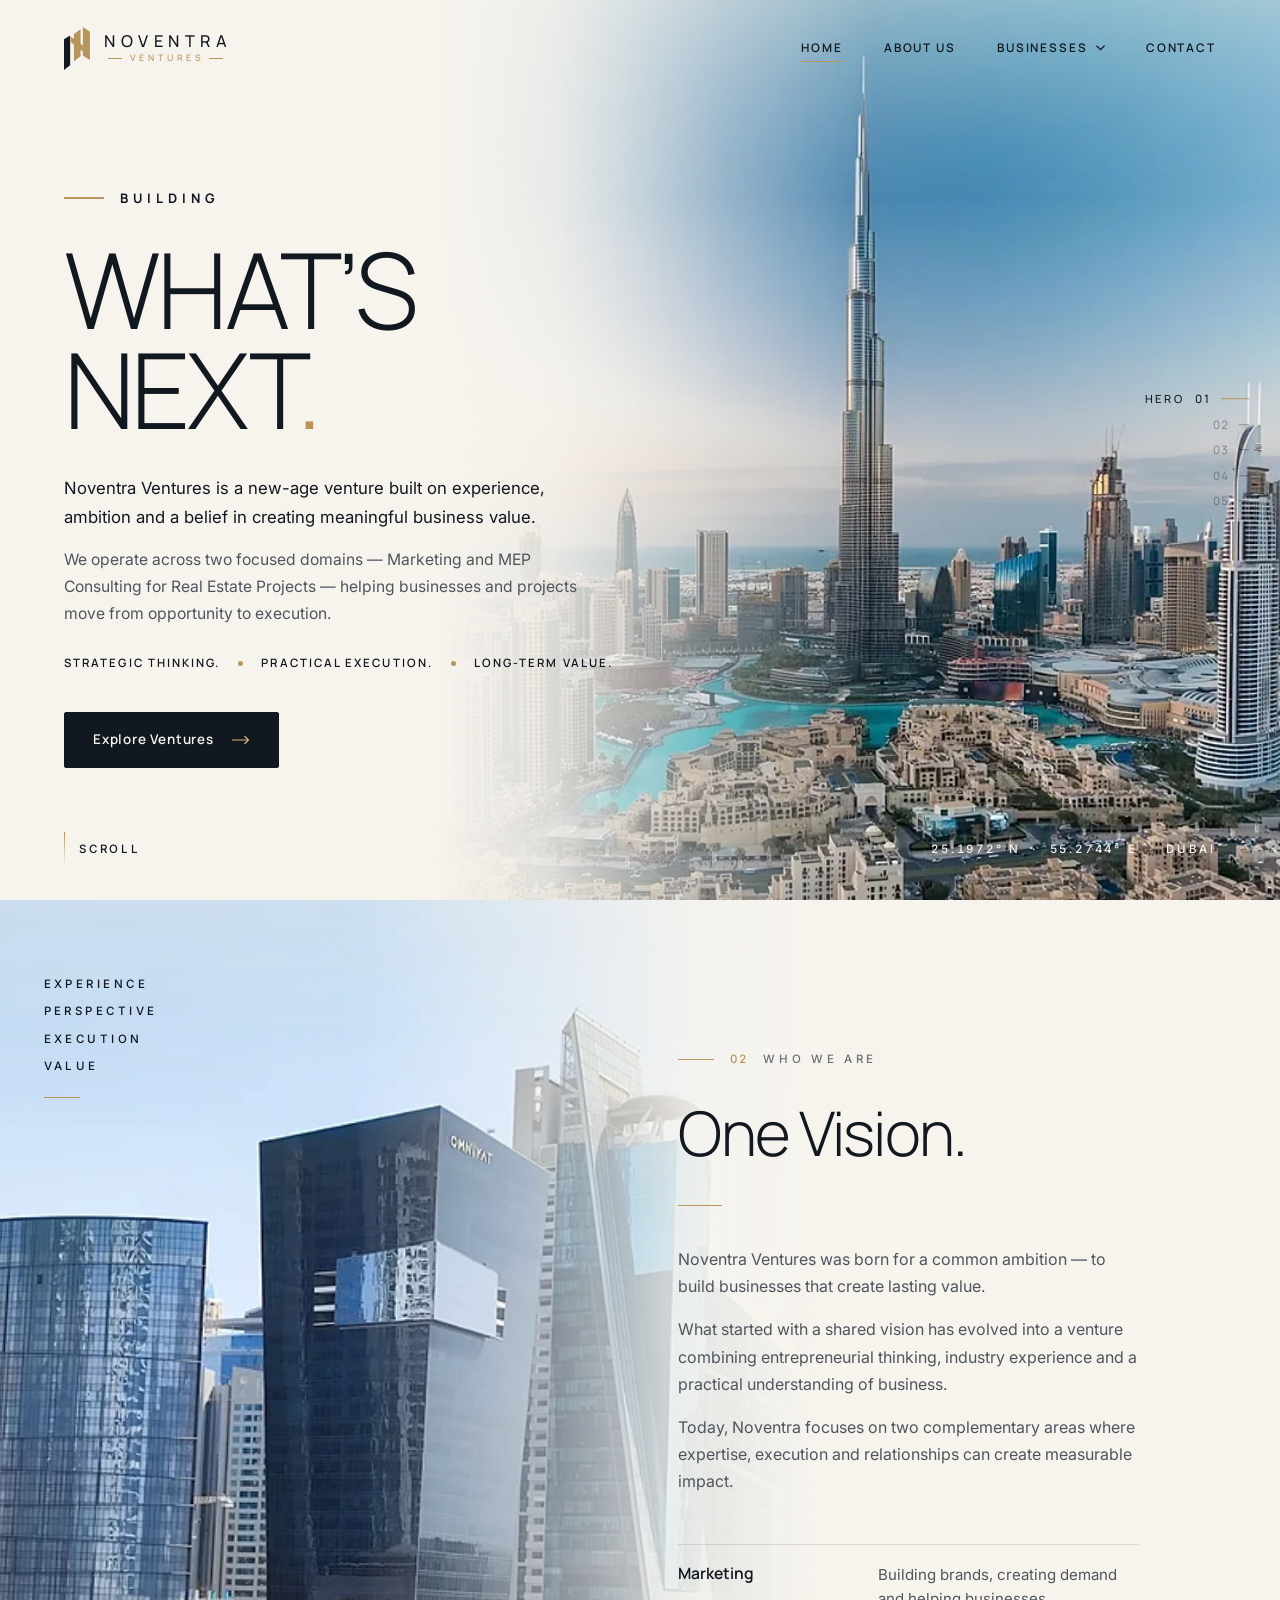
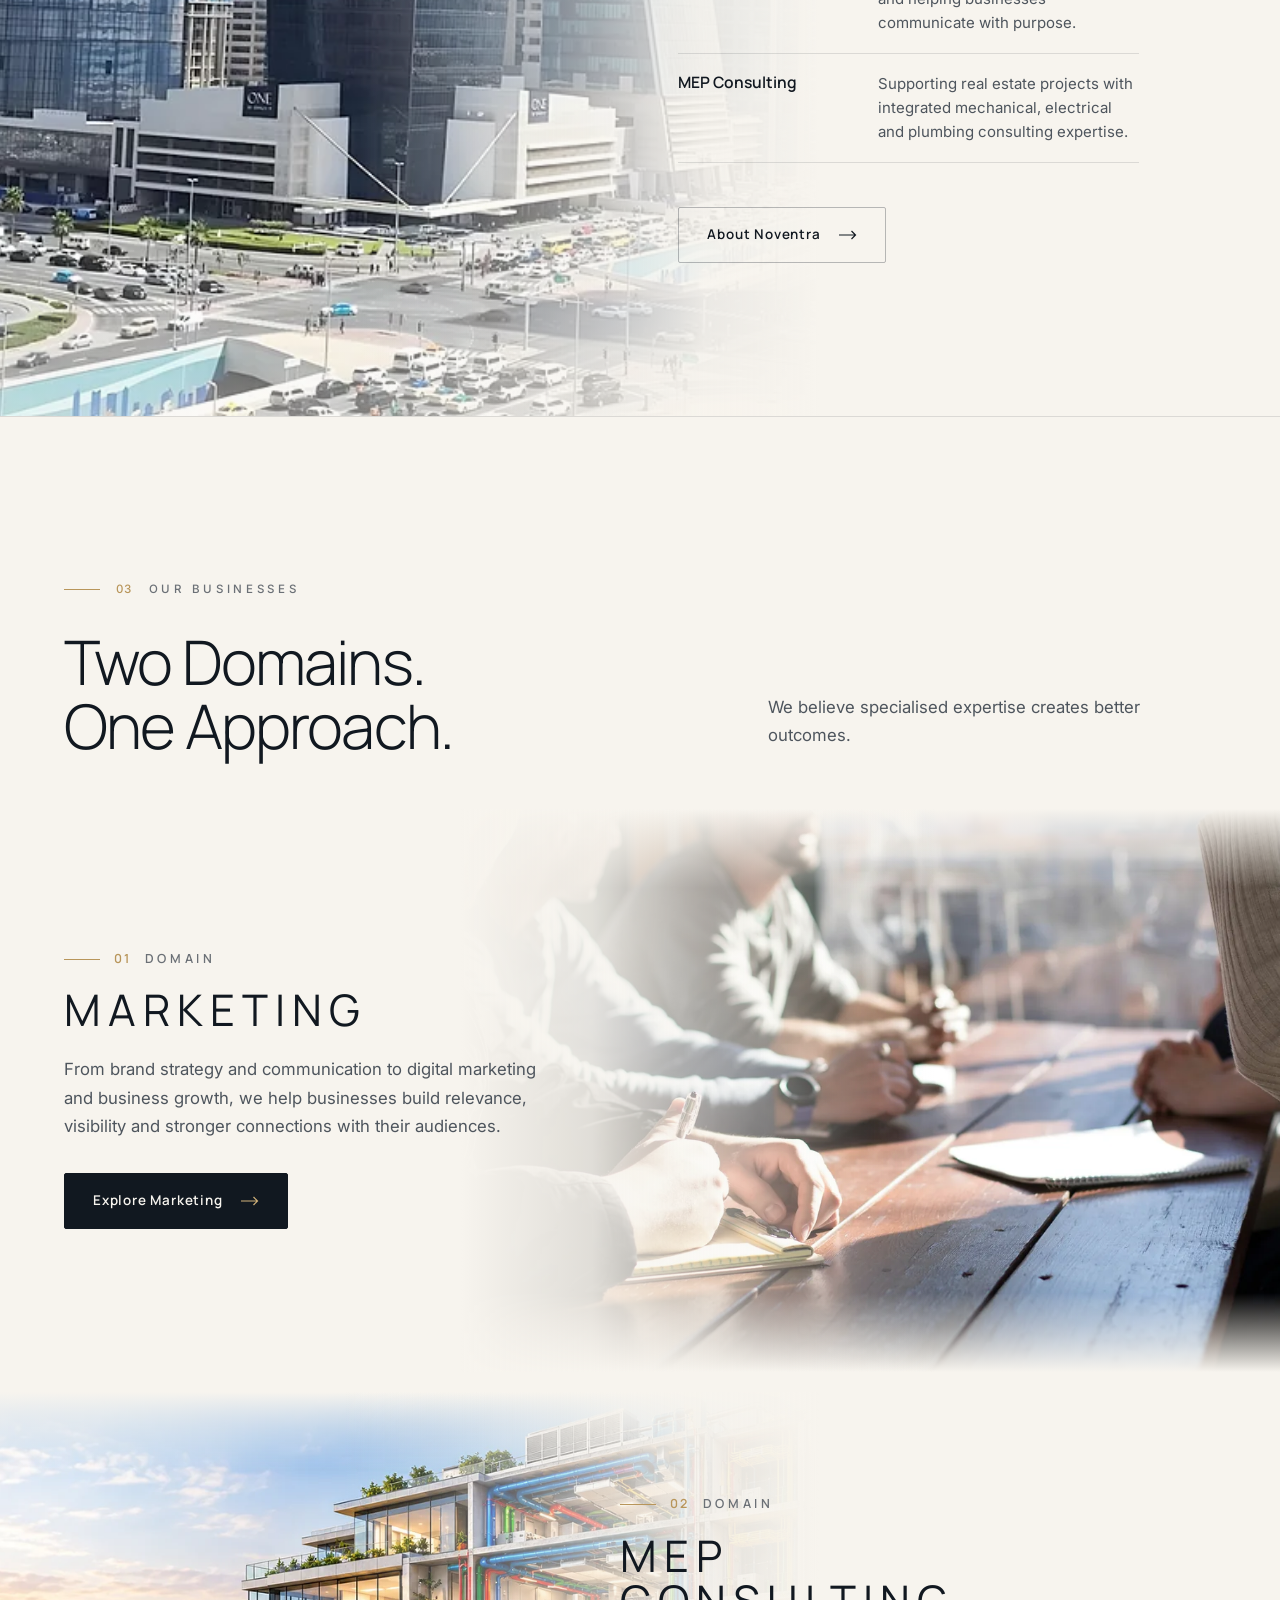
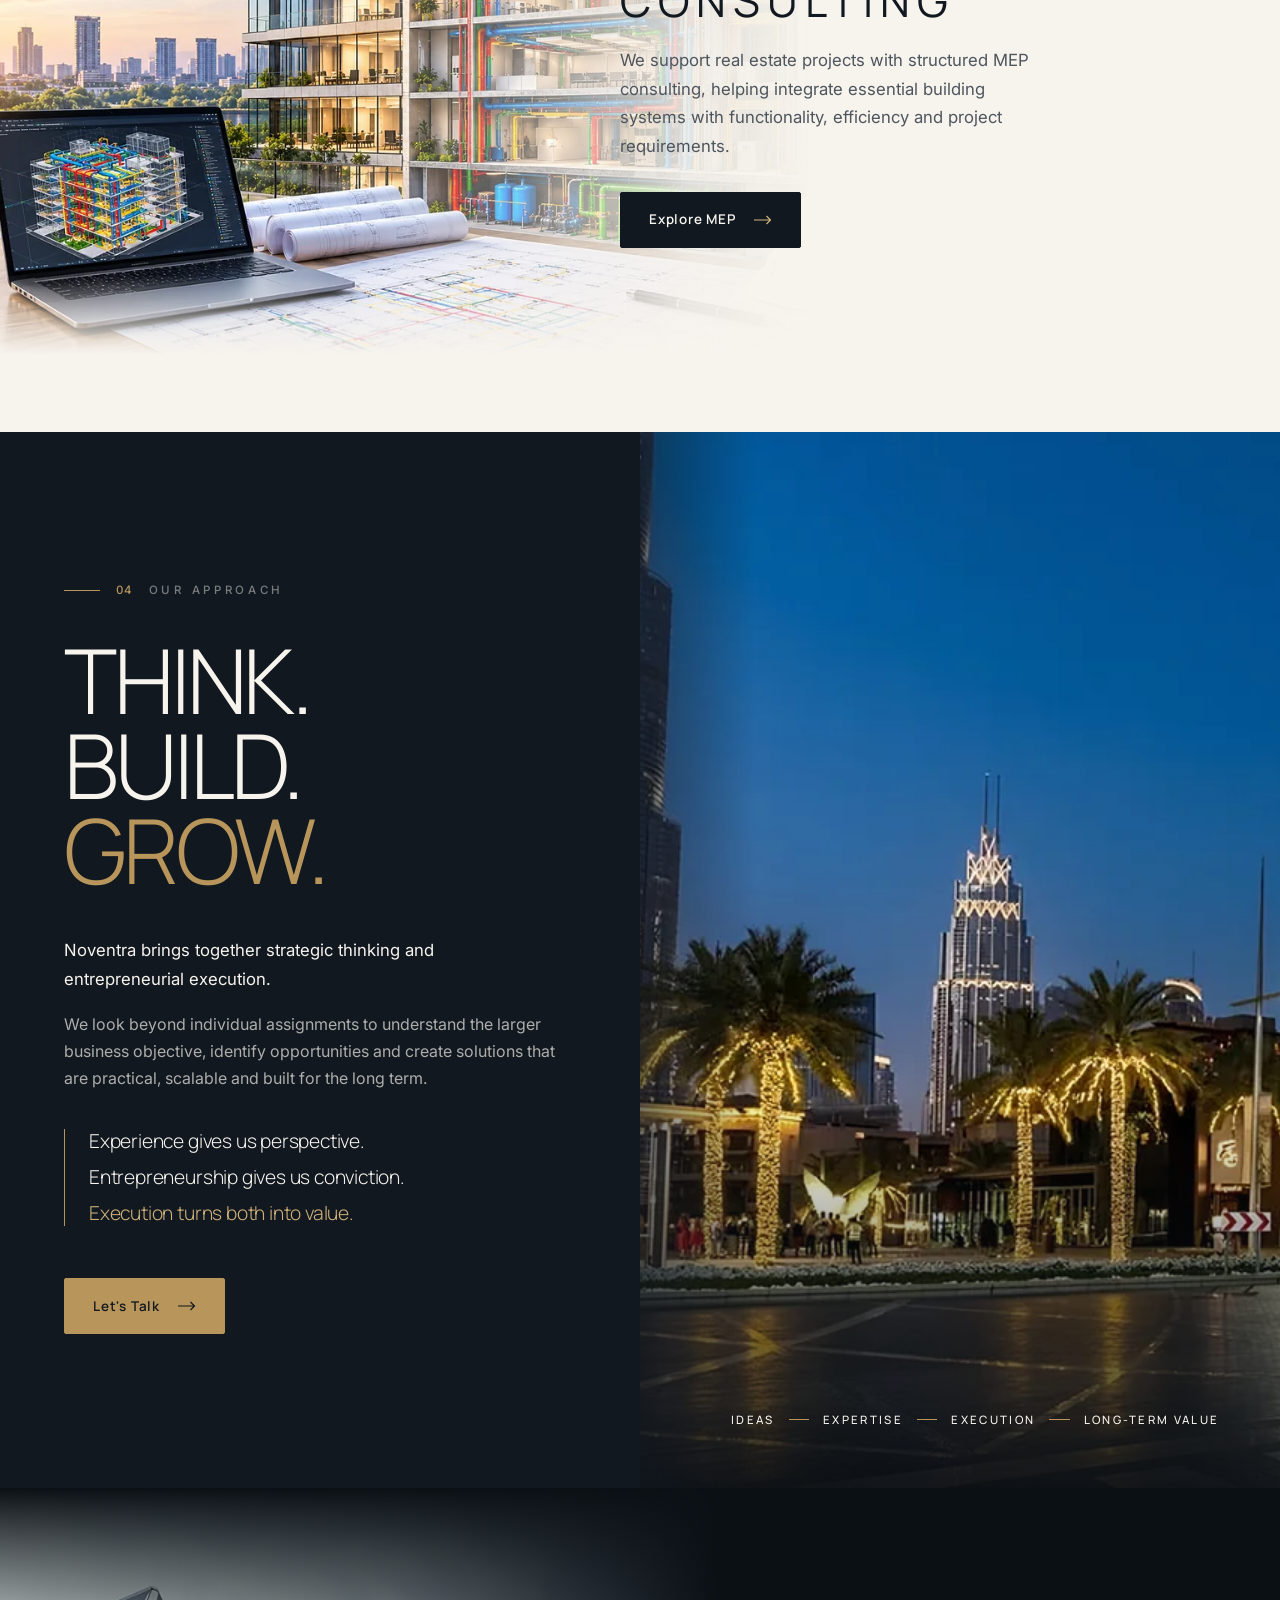
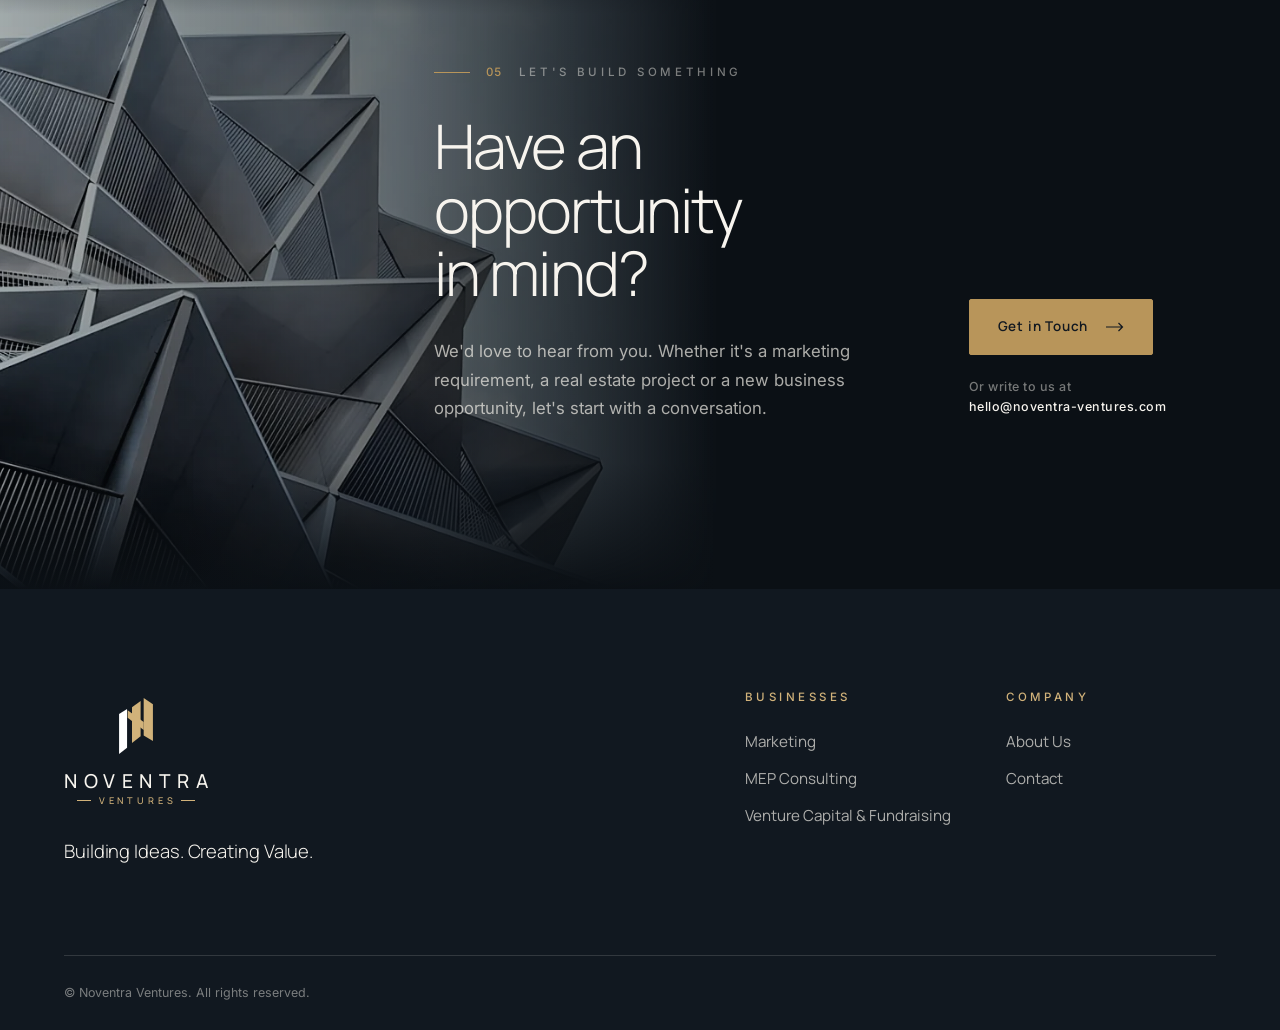
<file: index.html>
<!DOCTYPE html>
<html lang="en">
<head>
  <meta charset="utf-8">
  <meta name="viewport" content="width=device-width, initial-scale=1, viewport-fit=cover">
  <title>Noventra Ventures</title>
  <meta name="description" content="Noventra Ventures is a Dubai-based venture building businesses that create lasting value, across Marketing and MEP Consulting for real estate projects.">
  <meta name="theme-color" content="#111820">
  <meta property="og:type" content="website">
  <meta property="og:title" content="Noventra Ventures">
  <meta property="og:description" content="Noventra Ventures is a Dubai-based venture building businesses that create lasting value, across Marketing and MEP Consulting for real estate projects.">
  <meta property="og:image" content="assets/img/hero-1600.jpg">
  <meta name="twitter:card" content="summary_large_image">
  <link rel="icon" type="image/svg+xml" href="assets/img/noventra-symbol.svg">
  <link rel="icon" type="image/png" sizes="32x32" href="assets/img/favicon-32.png">
  <link rel="apple-touch-icon" href="assets/img/apple-touch-icon.png">
  <link rel="manifest" href="site.webmanifest">
  <link rel="preconnect" href="https://fonts.googleapis.com">
  <link rel="preconnect" href="https://fonts.gstatic.com" crossorigin>
  <link rel="stylesheet" href="https://fonts.googleapis.com/css2?family=Inter:wght@400;500;600&family=Manrope:wght@300;400;500;600;700&display=swap">
  <link rel="stylesheet" href="assets/css/styles.css">
  <script type="application/ld+json">
  {"@context": "https://schema.org", "@type": "Organization", "name": "Noventra Ventures", "slogan": "Create value. Build what lasts.", "email": "hello@noventra-ventures.com", "address": {"@type": "PostalAddress", "streetAddress": "B.C. 130786, Ajman Free Zone C1 Building, Ajman Free Zone", "addressLocality": "Ajman", "addressCountry": "AE"}}
  </script>
</head>
<body>
  <svg width="0" height="0" style="position:absolute" aria-hidden="true" focusable="false">
    <symbol id="nv-symbol" viewBox="0 0 49.44 81.8">
      <path class="nv-ink" d="M0 81.8V23.37l11.68-7.19v56.63z"/>
      <path class="nv-gold" d="M18.88 65.62V13.48l12.58-8.99v51.24z"/>
      <path class="nv-gold" d="M35.95 54.83V0l13.49 8.99v53.93z"/>
      <path class="nv-gold" d="M12.58 28.77l23.37 17.97V35.05L12.58 17.98z"/>
    </symbol>
  </svg>

  <a class="skip-link" href="#main">Skip to content</a>

  <header class="site-header">
    <div class="container site-header__inner">
      <a class="logo" href="index.html" aria-label="Noventra Ventures — home">
        <svg class="logo__symbol" aria-hidden="true"><use href="#nv-symbol"/></svg>
        <span class="logo__word" aria-hidden="true"><span class="logo__name">Noventra</span><span class="logo__sub">Ventures</span></span>
      </a>
      <nav class="nav" aria-label="Primary">
        <ul class="nav__list">
          <li><a class="nav__link" href="index.html" aria-current="page">Home</a></li>
          <li><a class="nav__link" href="about.html">About Us</a></li>
          <li class="nav__item" data-dropdown>
            <button class="nav__link" type="button" aria-expanded="false" aria-controls="dd-businesses">Businesses<svg class="chev" viewBox="0 0 9 6" aria-hidden="true"><path d="M.5.75 4.5 4.75 8.5.75" fill="none" stroke="currentColor" stroke-width="1.2"/></svg></button>
            <div class="dropdown" id="dd-businesses">
              <a href="marketing.html"><span>01</span>Marketing</a>
              <a href="mep.html"><span>02</span>MEP Consulting</a>
              <a href="venture-capital.html"><span>03</span>Venture Capital &amp; Fundraising</a>
            </div>
          </li>
          <li><a class="nav__link" href="contact.html">Contact</a></li>
        </ul>
      </nav>
    </div>
  </header>

  <nav class="indicator" aria-label="Page sections">
    <a href="#home" data-target="home" data-label="Hero" class="is-active">01</a>
    <a href="#who" data-target="who" data-label="Who We Are">02</a>
    <a href="#businesses" data-target="businesses" data-label="Our Businesses">03</a>
    <a href="#approach" data-target="approach" data-label="Our Approach">04</a>
    <a href="#talk" data-target="talk" data-label="Contact">05</a>
  </nav>

  <main id="main">

    <!-- 01 Hero -->
    <section class="hero" id="home" data-tone="light" aria-labelledby="hero-title">
      <div class="hero__media">
        <picture>
            <source type="image/webp" srcset="assets/img/hero-900.webp 900w, assets/img/hero-1600.webp 1600w, assets/img/hero-2400.webp 2400w" sizes="(max-width: 960px) 100vw, 66vw">
            <img src="assets/img/hero-2400.jpg" srcset="assets/img/hero-900.jpg 900w, assets/img/hero-1600.jpg 1600w, assets/img/hero-2400.jpg 2400w" sizes="(max-width: 960px) 100vw, 66vw" width="2400" height="2016" alt="Burj Khalifa rising above Downtown Dubai at sunset" fetchpriority="high">
          </picture>
      </div>
      <div class="container">
        <div class="hero__content">
          <p class="eyebrow">Building</p>
          <h1 class="display hero__title" id="hero-title"><span>What’s</span><span>Next<span class="dot">.</span></span></h1>
          <p class="hero__lead">Noventra Ventures is a new-age venture built on experience, ambition and a belief in creating meaningful business value.</p>
          <p class="hero__more">We operate across two focused domains — Marketing and MEP Consulting for Real Estate Projects — helping businesses and projects move from opportunity to execution.</p>
          <p class="hero__tagline"><span>Strategic thinking.</span><span>Practical execution.</span><span>Long-term value.</span></p>
          <div class="hero__actions">
            <a class="btn" href="#businesses">Explore Ventures <svg class="arrow" viewBox="0 0 18 10" aria-hidden="true"><path d="M0 5h16.5M12.5 1l4 4-4 4" fill="none" stroke="currentColor" stroke-width="1.2"/></svg></a>
          </div>
        </div>
      </div>
      <div class="hero__meta" aria-hidden="true">
        <span class="scroll-cue"><i></i>Scroll</span>
        <span class="coords">25.1972° N &nbsp;·&nbsp; 55.2744° E &nbsp;·&nbsp; Dubai</span>
      </div>
    </section>

    <!-- 02 Who we are -->
    <section class="who" id="who" data-tone="light" aria-labelledby="who-title">
      <div class="who__grid">
        <div class="who__text">
          <p class="eyebrow reveal"><span class="eyebrow__index">02</span> Who We Are</p>
          <h2 class="h2 reveal" id="who-title" data-delay="1"><span>One Vision.</span></h2>
          <span class="rule-gold reveal" aria-hidden="true"></span>
          <p class="body reveal">Noventra Ventures was born for a common ambition — to build businesses that create lasting value.</p>
          <p class="body reveal">What started with a shared vision has evolved into a venture combining entrepreneurial thinking, industry experience and a practical understanding of business.</p>
          <p class="body reveal">Today, Noventra focuses on two complementary areas where expertise, execution and relationships can create measurable impact.</p>
          <div class="criteria reveal" data-delay="1">
            <dl>
              <div class="criteria__row">
                <dt>Marketing</dt>
                <dd>Building brands, creating demand and helping businesses communicate with purpose.</dd>
              </div>
              <div class="criteria__row">
                <dt>MEP Consulting</dt>
                <dd>Supporting real estate projects with integrated mechanical, electrical and plumbing consulting expertise.</dd>
              </div>
            </dl>
          </div>
          <a class="btn btn--outline who__cta reveal" href="about.html">About Noventra <svg class="arrow" viewBox="0 0 18 10" aria-hidden="true"><path d="M0 5h16.5M12.5 1l4 4-4 4" fill="none" stroke="currentColor" stroke-width="1.2"/></svg></a>
        </div>
        <figure class="who__media">
          <picture>
            <source type="image/webp" srcset="assets/img/who-700.webp 700w, assets/img/who-1200.webp 1200w, assets/img/who-1800.webp 1800w" sizes="(max-width: 960px) 100vw, 50vw">
            <img src="assets/img/who-1800.jpg" srcset="assets/img/who-700.jpg 700w, assets/img/who-1200.jpg 1200w, assets/img/who-1800.jpg 1800w" sizes="(max-width: 960px) 100vw, 50vw" width="1800" height="1800" alt="Glass towers of Dubai’s business district in daylight" loading="lazy" decoding="async">
          </picture>
          <ul class="who__caption" aria-label="What we bring">
            <li>Experience</li><li>Perspective</li><li>Execution</li><li>Value</li>
          </ul>
        </figure>
      </div>
    </section>

    <!-- 03 Our businesses -->
    <section class="businesses" id="businesses" data-tone="light" aria-labelledby="biz-title">
      <div class="container">
        <div class="section-head">
          <div>
            <p class="eyebrow reveal"><span class="eyebrow__index">03</span> Our Businesses</p>
            <h2 class="h2 reveal" id="biz-title" data-delay="1"><span>Two Domains.</span><span>One Approach.</span></h2>
          </div>
          <div class="section-head__aside reveal" data-delay="2">
            <p class="lead">We believe specialised expertise creates better outcomes.</p>
          </div>
        </div>
      </div>

      <!-- Marketing: photo on the right fading to the left, content on the left -->
      <article class="biz-band biz-band--media-right" aria-labelledby="biz-marketing">
        <div class="biz-band__media">
          <picture>
            <source type="image/webp" srcset="assets/img/card-marketing-700.webp 700w, assets/img/card-marketing-1200.webp 1200w, assets/img/card-marketing-1800.webp 1800w" sizes="(max-width: 960px) 100vw, 64vw">
            <img src="assets/img/card-marketing-1800.jpg" srcset="assets/img/card-marketing-700.jpg 700w, assets/img/card-marketing-1200.jpg 1200w, assets/img/card-marketing-1800.jpg 1800w" sizes="(max-width: 960px) 100vw, 64vw" width="1800" height="1200" alt="A marketing team planning around a sunlit table" loading="lazy" decoding="async" style="object-position: 55% 50%">
          </picture>
        </div>
        <div class="container biz-band__inner">
          <div class="biz-band__text">
            <p class="biz-band__index reveal"><b>01</b> Domain</p>
            <h3 class="biz-band__title reveal" id="biz-marketing" data-delay="1">Marketing</h3>
            <p class="biz-band__copy reveal" data-delay="1">From brand strategy and communication to digital marketing and business growth, we help businesses build relevance, visibility and stronger connections with their audiences.</p>
            <a class="btn reveal" data-delay="2" href="marketing.html">Explore Marketing <svg class="arrow" viewBox="0 0 18 10" aria-hidden="true"><path d="M0 5h16.5M12.5 1l4 4-4 4" fill="none" stroke="currentColor" stroke-width="1.2"/></svg></a>
          </div>
        </div>
      </article>

      <!-- MEP Consulting: photo on the left fading to the right, content on the right -->
      <article class="biz-band biz-band--media-left" aria-labelledby="biz-mep">
        <div class="biz-band__media">
          <picture>
            <source type="image/webp" srcset="assets/img/mep-building-700.webp 700w, assets/img/mep-building-1200.webp 1200w, assets/img/mep-building-1672.webp 1672w" sizes="(max-width: 960px) 100vw, 64vw">
            <img src="assets/img/mep-building-1672.jpg" srcset="assets/img/mep-building-700.jpg 700w, assets/img/mep-building-1200.jpg 1200w, assets/img/mep-building-1672.jpg 1672w" sizes="(max-width: 960px) 100vw, 64vw" width="1672" height="941" alt="Cutaway of a modern building showing its mechanical, electrical and plumbing systems, with plans and a 3D model on a laptop" loading="lazy" decoding="async" style="object-position: 45% 50%">
          </picture>
        </div>
        <div class="container biz-band__inner">
          <div class="biz-band__text">
            <p class="biz-band__index reveal"><b>02</b> Domain</p>
            <h3 class="biz-band__title reveal" id="biz-mep" data-delay="1">MEP Consulting</h3>
            <p class="biz-band__copy reveal" data-delay="1">We support real estate projects with structured MEP consulting, helping integrate essential building systems with functionality, efficiency and project requirements.</p>
            <a class="btn reveal" data-delay="2" href="mep.html">Explore MEP <svg class="arrow" viewBox="0 0 18 10" aria-hidden="true"><path d="M0 5h16.5M12.5 1l4 4-4 4" fill="none" stroke="currentColor" stroke-width="1.2"/></svg></a>
          </div>
        </div>
      </article>
    </section>

    <!-- 04 Our approach -->
    <section class="approach on-dark" id="approach" data-tone="dark" aria-labelledby="approach-title">
      <div class="approach__grid">
        <div class="approach__text">
          <p class="eyebrow reveal"><span class="eyebrow__index">04</span> Our Approach</p>
          <h2 class="display approach__title reveal" id="approach-title" data-delay="1">
            <span>Think.</span><span>Build.</span><span class="accent">Grow.</span>
          </h2>
          <p class="lead reveal" data-delay="2">Noventra brings together strategic thinking and entrepreneurial execution.</p>
          <p class="body approach__body reveal" data-delay="2">We look beyond individual assignments to understand the larger business objective, identify opportunities and create solutions that are practical, scalable and built for the long term.</p>
          <ul class="credo reveal" data-delay="2">
            <li>Experience gives us perspective.</li>
            <li>Entrepreneurship gives us conviction.</li>
            <li>Execution turns both into value.</li>
          </ul>
          <a class="btn btn--gold reveal" href="contact.html">Let's Talk <svg class="arrow" viewBox="0 0 18 10" aria-hidden="true"><path d="M0 5h16.5M12.5 1l4 4-4 4" fill="none" stroke="currentColor" stroke-width="1.2"/></svg></a>
        </div>
        <div class="approach__media">
          <picture>
            <source type="image/webp" srcset="assets/img/approach-700.webp 700w, assets/img/approach-1200.webp 1200w, assets/img/approach-1800.webp 1800w" sizes="(max-width: 960px) 100vw, 50vw">
            <img src="assets/img/approach-1800.jpg" srcset="assets/img/approach-700.jpg 700w, assets/img/approach-1200.jpg 1200w, assets/img/approach-1800.jpg 1800w" sizes="(max-width: 960px) 100vw, 50vw" width="1800" height="1809" alt="Burj Khalifa and Downtown Dubai’s palm-lined boulevard at dusk" loading="lazy" decoding="async">
          </picture>
          <ol class="sequence" aria-label="How we work">
            <li>Ideas</li><li>Expertise</li><li>Execution</li><li>Long-Term Value</li>
          </ol>
        </div>
      </div>
    </section>

    <section class="cta cta-band on-dark" id="talk" data-tone="dark" aria-labelledby="talk-title">
      <div class="cta__media" aria-hidden="true">
        <picture>
          <source type="image/webp" srcset="assets/img/cta-1000.webp 1000w, assets/img/cta-1600.webp 1600w" sizes="(max-width: 960px) 100vw, 56vw">
          <img src="assets/img/cta-1600.jpg" srcset="assets/img/cta-1000.jpg 1000w, assets/img/cta-1600.jpg 1600w" sizes="(max-width: 960px) 100vw, 56vw" width="1600" height="1292" alt="" loading="lazy" decoding="async">
        </picture>
      </div>
      <div class="container cta-band__grid">
        <div class="cta-band__copy">
          <p class="eyebrow reveal"><span class="eyebrow__index">05</span> Let's Build Something</p>
          <h2 class="h2 reveal" id="talk-title" data-delay="1"><span>Have an opportunity</span><span>in mind?</span></h2>
          <p class="lead reveal" data-delay="2">We'd love to hear from you. Whether it's a marketing requirement, a real estate project or a new business opportunity, let's start with a conversation.</p>
        </div>
        <div class="cta-band__action reveal" data-delay="2">
          <a class="btn btn--gold" href="contact.html">Get in Touch <svg class="arrow" viewBox="0 0 18 10" aria-hidden="true"><path d="M0 5h16.5M12.5 1l4 4-4 4" fill="none" stroke="currentColor" stroke-width="1.2"/></svg></a>
          <p class="cta-band__mail">Or write to us at<br><span>hello@noventra-ventures.com</span></p>
        </div>
      </div>
    </section>
  </main>

  <footer class="site-footer on-dark">
    <div class="container">
      <div class="footer__grid">
        <div class="footer__brand">
          <a class="logo logo--reverse logo--stacked" href="index.html" aria-label="Noventra Ventures — home">
        <svg class="logo__symbol" aria-hidden="true"><use href="#nv-symbol"/></svg>
        <span class="logo__word" aria-hidden="true"><span class="logo__name">Noventra</span><span class="logo__sub">Ventures</span></span>
      </a>
          <p class="footer__tagline">Building Ideas. Creating Value.</p>
        </div>
        <div class="footer__col">
          <h2>Businesses</h2>
          <ul>
            <li><a href="marketing.html">Marketing</a></li>
            <li><a href="mep.html">MEP Consulting</a></li>
            <li><a href="venture-capital.html">Venture Capital &amp; Fundraising</a></li>
          </ul>
        </div>
        <div class="footer__col">
          <h2>Company</h2>
          <ul>
            <li><a href="about.html">About Us</a></li>
            <li><a href="contact.html">Contact</a></li>
          </ul>
        </div>
      </div>
      <div class="footer__bar">
        <p>© Noventra Ventures. All rights reserved.</p>
      </div>
    </div>
  </footer>

  <script src="assets/js/main.js" defer></script>
</body>
</html>
</file>
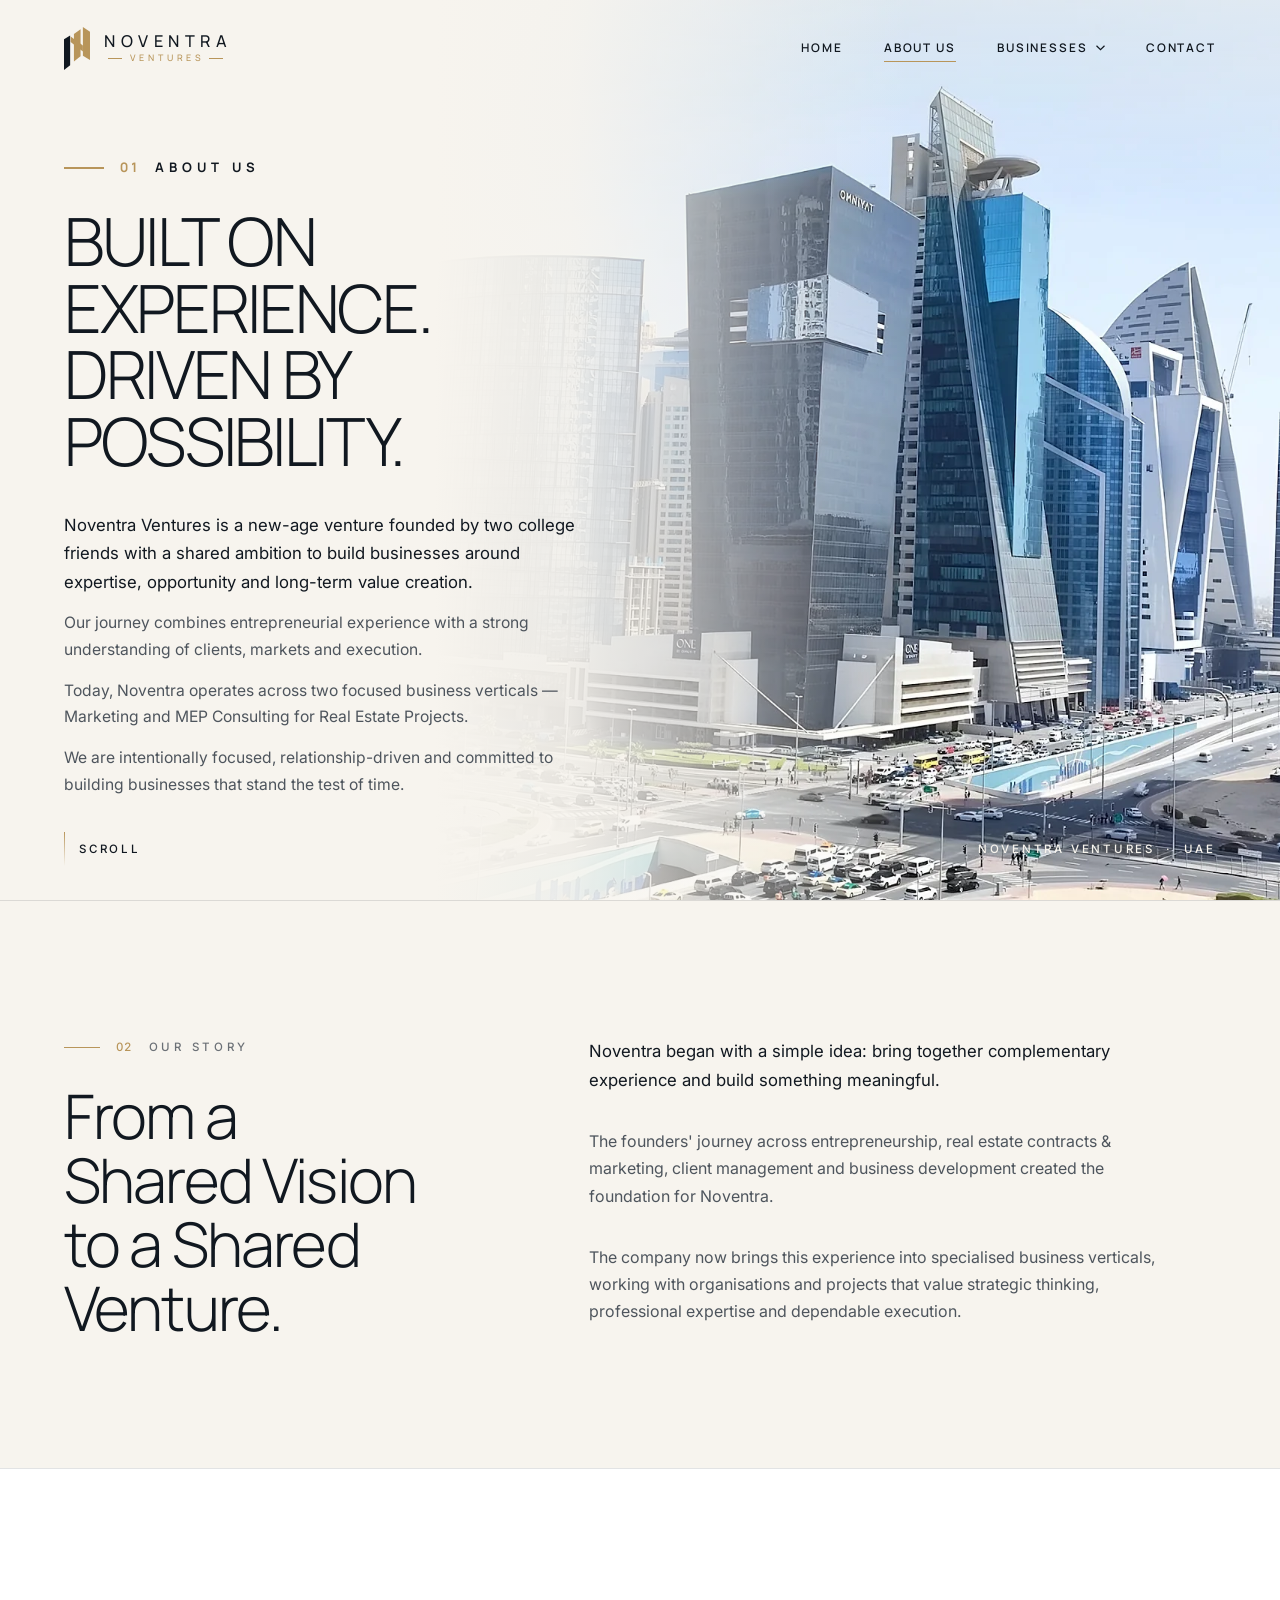
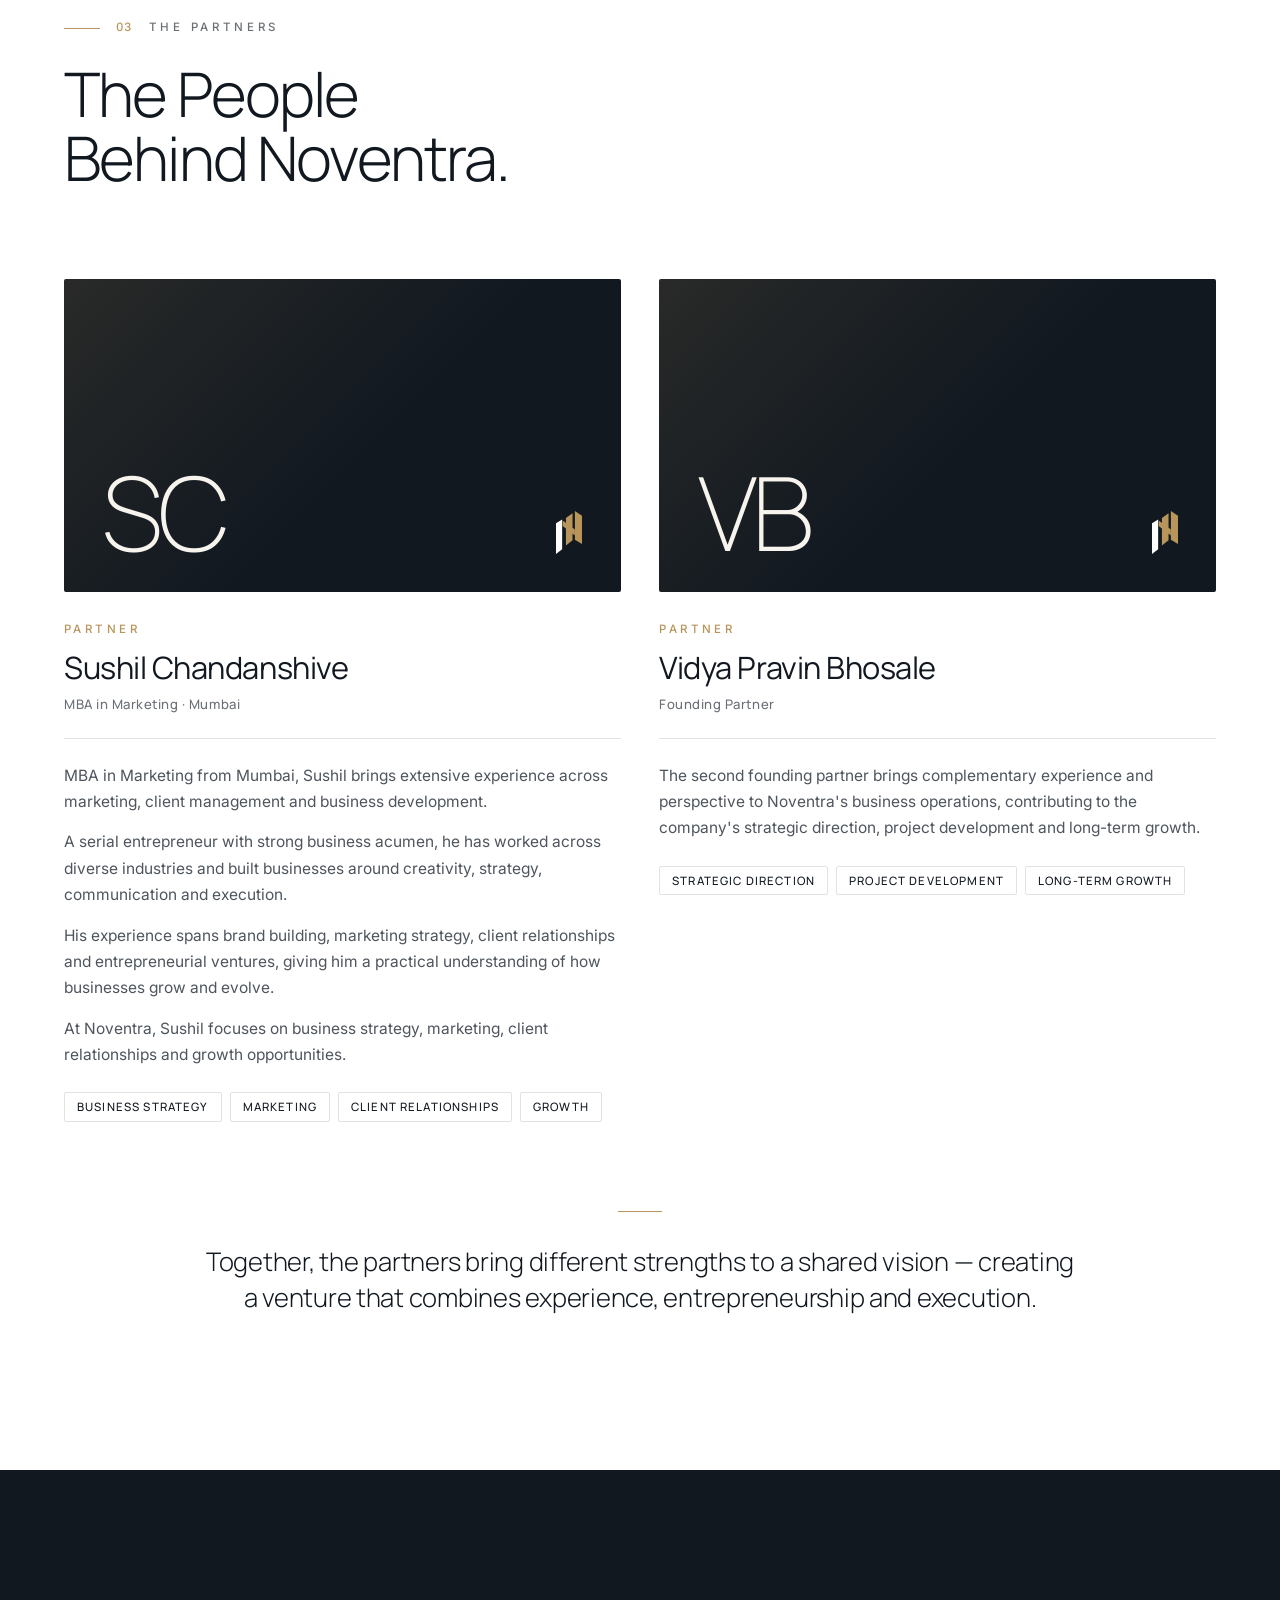
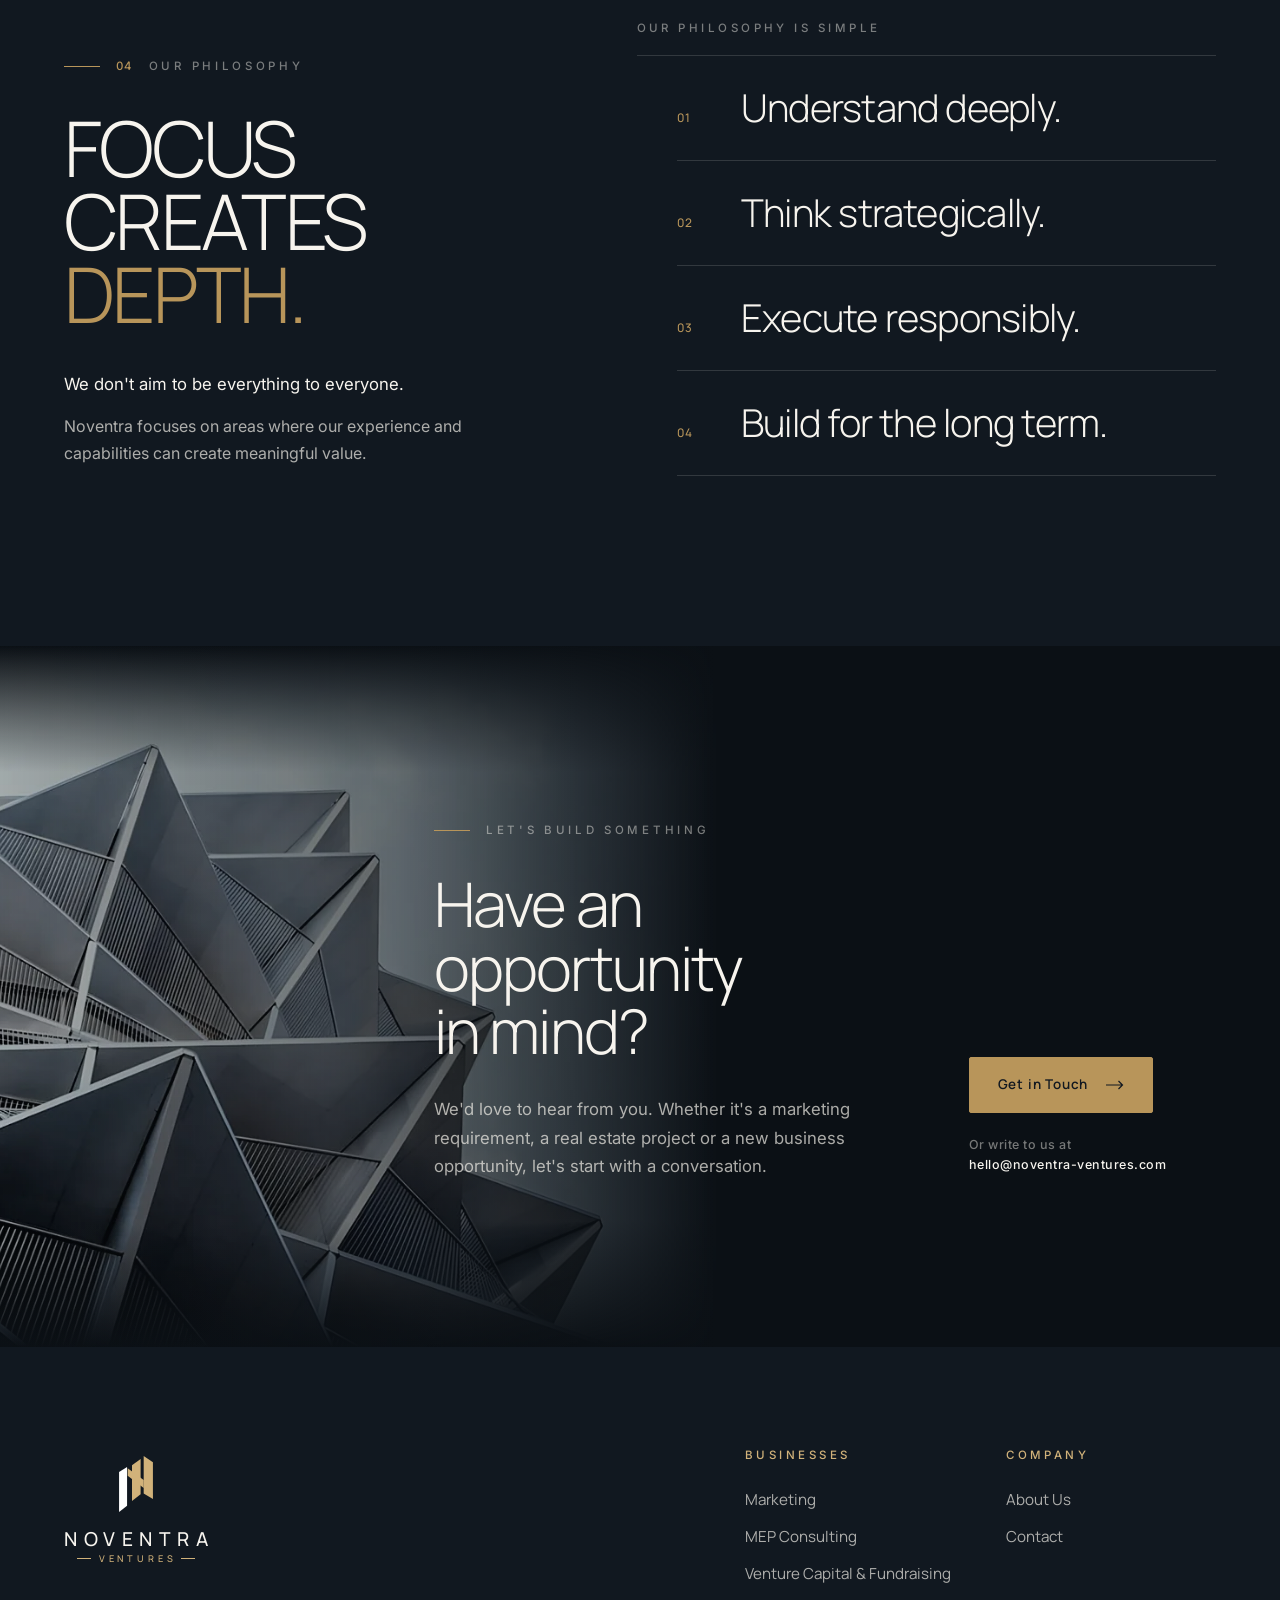
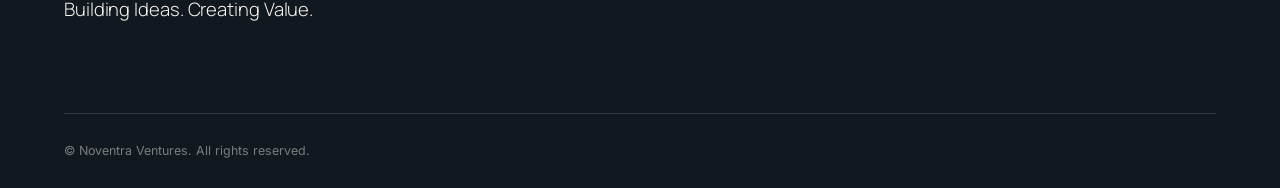
<file: about.html>
<!DOCTYPE html>
<html lang="en">
<head>
  <meta charset="utf-8">
  <meta name="viewport" content="width=device-width, initial-scale=1, viewport-fit=cover">
  <title>About Us — Noventra Ventures</title>
  <meta name="description" content="About Noventra Ventures: our introduction, our story, the partners and our philosophy.">
  <meta name="theme-color" content="#111820">
  <meta property="og:type" content="website">
  <meta property="og:title" content="About Us — Noventra Ventures">
  <meta property="og:description" content="About Noventra Ventures: our introduction, our story, the partners and our philosophy.">
  <meta property="og:image" content="assets/img/hero-1600.jpg">
  <meta name="twitter:card" content="summary_large_image">
  <link rel="icon" type="image/svg+xml" href="assets/img/noventra-symbol.svg">
  <link rel="icon" type="image/png" sizes="32x32" href="assets/img/favicon-32.png">
  <link rel="apple-touch-icon" href="assets/img/apple-touch-icon.png">
  <link rel="manifest" href="site.webmanifest">
  <link rel="preconnect" href="https://fonts.googleapis.com">
  <link rel="preconnect" href="https://fonts.gstatic.com" crossorigin>
  <link rel="stylesheet" href="https://fonts.googleapis.com/css2?family=Inter:wght@400;500;600&family=Manrope:wght@300;400;500;600;700&display=swap">
  <link rel="stylesheet" href="assets/css/styles.css">
  <script type="application/ld+json">
  {"@context": "https://schema.org", "@type": "Organization", "name": "Noventra Ventures", "slogan": "Create value. Build what lasts.", "email": "hello@noventra-ventures.com", "address": {"@type": "PostalAddress", "streetAddress": "B.C. 130786, Ajman Free Zone C1 Building, Ajman Free Zone", "addressLocality": "Ajman", "addressCountry": "AE"}}
  </script>
</head>
<body>
  <svg width="0" height="0" style="position:absolute" aria-hidden="true" focusable="false">
    <symbol id="nv-symbol" viewBox="0 0 49.44 81.8">
      <path class="nv-ink" d="M0 81.8V23.37l11.68-7.19v56.63z"/>
      <path class="nv-gold" d="M18.88 65.62V13.48l12.58-8.99v51.24z"/>
      <path class="nv-gold" d="M35.95 54.83V0l13.49 8.99v53.93z"/>
      <path class="nv-gold" d="M12.58 28.77l23.37 17.97V35.05L12.58 17.98z"/>
    </symbol>
  </svg>

  <a class="skip-link" href="#main">Skip to content</a>

  <header class="site-header">
    <div class="container site-header__inner">
      <a class="logo" href="index.html" aria-label="Noventra Ventures — home">
        <svg class="logo__symbol" aria-hidden="true"><use href="#nv-symbol"/></svg>
        <span class="logo__word" aria-hidden="true"><span class="logo__name">Noventra</span><span class="logo__sub">Ventures</span></span>
      </a>
      <nav class="nav" aria-label="Primary">
        <ul class="nav__list">
          <li><a class="nav__link" href="index.html">Home</a></li>
          <li><a class="nav__link" href="about.html" aria-current="page">About Us</a></li>
          <li class="nav__item" data-dropdown>
            <button class="nav__link" type="button" aria-expanded="false" aria-controls="dd-businesses">Businesses<svg class="chev" viewBox="0 0 9 6" aria-hidden="true"><path d="M.5.75 4.5 4.75 8.5.75" fill="none" stroke="currentColor" stroke-width="1.2"/></svg></button>
            <div class="dropdown" id="dd-businesses">
              <a href="marketing.html"><span>01</span>Marketing</a>
              <a href="mep.html"><span>02</span>MEP Consulting</a>
              <a href="venture-capital.html"><span>03</span>Venture Capital &amp; Fundraising</a>
            </div>
          </li>
          <li><a class="nav__link" href="contact.html">Contact</a></li>
        </ul>
      </nav>
    </div>
  </header>

  <main id="main">
    <!-- 01 Introduction -->
    <section class="hero hero--page" id="top-hero" data-tone="light" aria-labelledby="page-title">
      <div class="hero__media">
        <picture>
            <source type="image/webp" srcset="assets/img/who-700.webp 700w, assets/img/who-1200.webp 1200w, assets/img/who-1800.webp 1800w" sizes="(max-width: 960px) 100vw, 66vw">
            <img src="assets/img/who-1800.jpg" srcset="assets/img/who-700.jpg 700w, assets/img/who-1200.jpg 1200w, assets/img/who-1800.jpg 1800w" sizes="(max-width: 960px) 100vw, 66vw" width="1800" height="1800" alt="Glass towers of Dubai’s business district in daylight" fetchpriority="high" style="object-position: 55% 50%">
          </picture>
      </div>
      <div class="container">
        <div class="hero__content">
          <p class="eyebrow"><span class="eyebrow__index">01</span> About Us</p>
          <h1 class="display hero__title hero__title--page" id="page-title"><span>Built on Experience.</span><span>Driven by Possibility.</span></h1>
          <div class="hero__copy">
            <p class="hero__lead">Noventra Ventures is a new-age venture founded by two college friends with a shared ambition to build businesses around expertise, opportunity and long-term value creation.</p>
            <p class="hero__more">Our journey combines entrepreneurial experience with a strong understanding of clients, markets and execution.</p>
            <p class="hero__more">Today, Noventra operates across two focused business verticals — Marketing and MEP Consulting for Real Estate Projects.</p>
            <p class="hero__more">We are intentionally focused, relationship-driven and committed to building businesses that stand the test of time.</p>
          </div>
        </div>
      </div>
      <div class="hero__meta" aria-hidden="true">
        <span class="scroll-cue"><i></i>Scroll</span>
        <span class="coords">Noventra Ventures &nbsp;·&nbsp; UAE</span>
      </div>
    </section>

    <!-- 02 Our story -->
    <section class="story" aria-labelledby="story-title">
      <div class="container story__grid">
        <div>
          <p class="eyebrow reveal"><span class="eyebrow__index">02</span> Our Story</p>
          <h2 class="h2 reveal" id="story-title" data-delay="1"><span>From a Shared Vision</span><span>to a Shared Venture.</span></h2>
        </div>
        <div class="story__body">
          <p class="lead reveal">Noventra began with a simple idea: bring together complementary experience and build something meaningful.</p>
          <p class="body reveal" data-delay="1">The founders' journey across entrepreneurship, real estate contracts &amp; marketing, client management and business development created the foundation for Noventra.</p>
          <p class="body reveal" data-delay="1">The company now brings this experience into specialised business verticals, working with organisations and projects that value strategic thinking, professional expertise and dependable execution.</p>
        </div>
      </div>
    </section>

    <!-- 03 The partners -->
    <section class="partners" aria-labelledby="partners-title">
      <div class="container">
        <div class="partners__head">
          <p class="eyebrow reveal"><span class="eyebrow__index">03</span> The Partners</p>
          <h2 class="h2 reveal" id="partners-title" data-delay="1"><span>The People</span><span>Behind Noventra.</span></h2>
        </div>

        <div class="partners__grid">
          <article class="partner reveal" aria-labelledby="partner-sushil">
            <div class="partner__mark" aria-hidden="true">
              <span class="partner__initials">SC</span>
              <svg class="partner__symbol"><use href="#nv-symbol"/></svg>
            </div>
            <div class="partner__body">
              <p class="partner__role">Partner</p>
              <h3 class="partner__name" id="partner-sushil">Sushil Chandanshive</h3>
              <p class="partner__cred">MBA in Marketing · Mumbai</p>
              <div class="partner__text">
                <p>MBA in Marketing from Mumbai, Sushil brings extensive experience across marketing, client management and business development.</p>
                <p>A serial entrepreneur with strong business acumen, he has worked across diverse industries and built businesses around creativity, strategy, communication and execution.</p>
                <p>His experience spans brand building, marketing strategy, client relationships and entrepreneurial ventures, giving him a practical understanding of how businesses grow and evolve.</p>
                <p>At Noventra, Sushil focuses on business strategy, marketing, client relationships and growth opportunities.</p>
              </div>
              <ul class="partner__focus" aria-label="Focus areas">
                <li>Business Strategy</li><li>Marketing</li><li>Client Relationships</li><li>Growth</li>
              </ul>
            </div>
          </article>

          <article class="partner reveal" data-delay="2" aria-labelledby="partner-vidya">
            <div class="partner__mark" aria-hidden="true">
              <span class="partner__initials">VB</span>
              <svg class="partner__symbol"><use href="#nv-symbol"/></svg>
            </div>
            <div class="partner__body">
              <p class="partner__role">Partner</p>
              <h3 class="partner__name" id="partner-vidya">Vidya Pravin Bhosale</h3>
              <p class="partner__cred">Founding Partner</p>
              <div class="partner__text">
                <p>The second founding partner brings complementary experience and perspective to Noventra's business operations, contributing to the company's strategic direction, project development and long-term growth.</p>
              </div>
              <ul class="partner__focus" aria-label="Focus areas">
                <li>Strategic Direction</li><li>Project Development</li><li>Long-Term Growth</li>
              </ul>
            </div>
          </article>
        </div>

        <p class="partners__together reveal">Together, the partners bring different strengths to a shared vision — creating a venture that combines experience, entrepreneurship and execution.</p>
      </div>
    </section>

    <!-- 04 Our philosophy -->
    <section class="philosophy on-dark" aria-labelledby="philosophy-title">
      <div class="container philosophy__grid">
        <div class="philosophy__intro">
          <p class="eyebrow reveal"><span class="eyebrow__index">04</span> Our Philosophy</p>
          <h2 class="display philosophy__title reveal" id="philosophy-title" data-delay="1"><span>Focus</span><span>Creates</span><span class="accent">Depth.</span></h2>
          <p class="lead reveal" data-delay="2">We don't aim to be everything to everyone.</p>
          <p class="body reveal" data-delay="2">Noventra focuses on areas where our experience and capabilities can create meaningful value.</p>
        </div>
        <div class="philosophy__principles reveal" data-delay="2">
          <p class="philosophy__label">Our philosophy is simple</p>
          <ol>
            <li><span>01</span>Understand deeply.</li>
            <li><span>02</span>Think strategically.</li>
            <li><span>03</span>Execute responsibly.</li>
            <li><span>04</span>Build for the long term.</li>
          </ol>
        </div>
      </div>
    </section>

    <section class="cta cta-band on-dark" id="talk" data-tone="dark" aria-labelledby="talk-title">
      <div class="cta__media" aria-hidden="true">
        <picture>
          <source type="image/webp" srcset="assets/img/cta-1000.webp 1000w, assets/img/cta-1600.webp 1600w" sizes="(max-width: 960px) 100vw, 56vw">
          <img src="assets/img/cta-1600.jpg" srcset="assets/img/cta-1000.jpg 1000w, assets/img/cta-1600.jpg 1600w" sizes="(max-width: 960px) 100vw, 56vw" width="1600" height="1292" alt="" loading="lazy" decoding="async">
        </picture>
      </div>
      <div class="container cta-band__grid">
        <div class="cta-band__copy">
          <p class="eyebrow reveal">Let's Build Something</p>
          <h2 class="h2 reveal" id="talk-title" data-delay="1"><span>Have an opportunity</span><span>in mind?</span></h2>
          <p class="lead reveal" data-delay="2">We'd love to hear from you. Whether it's a marketing requirement, a real estate project or a new business opportunity, let's start with a conversation.</p>
        </div>
        <div class="cta-band__action reveal" data-delay="2">
          <a class="btn btn--gold" href="contact.html">Get in Touch <svg class="arrow" viewBox="0 0 18 10" aria-hidden="true"><path d="M0 5h16.5M12.5 1l4 4-4 4" fill="none" stroke="currentColor" stroke-width="1.2"/></svg></a>
          <p class="cta-band__mail">Or write to us at<br><span>hello@noventra-ventures.com</span></p>
        </div>
      </div>
    </section>
  </main>

  <footer class="site-footer on-dark">
    <div class="container">
      <div class="footer__grid">
        <div class="footer__brand">
          <a class="logo logo--reverse logo--stacked" href="index.html" aria-label="Noventra Ventures — home">
        <svg class="logo__symbol" aria-hidden="true"><use href="#nv-symbol"/></svg>
        <span class="logo__word" aria-hidden="true"><span class="logo__name">Noventra</span><span class="logo__sub">Ventures</span></span>
      </a>
          <p class="footer__tagline">Building Ideas. Creating Value.</p>
        </div>
        <div class="footer__col">
          <h2>Businesses</h2>
          <ul>
            <li><a href="marketing.html">Marketing</a></li>
            <li><a href="mep.html">MEP Consulting</a></li>
            <li><a href="venture-capital.html">Venture Capital &amp; Fundraising</a></li>
          </ul>
        </div>
        <div class="footer__col">
          <h2>Company</h2>
          <ul>
            <li><a href="about.html">About Us</a></li>
            <li><a href="contact.html">Contact</a></li>
          </ul>
        </div>
      </div>
      <div class="footer__bar">
        <p>© Noventra Ventures. All rights reserved.</p>
      </div>
    </div>
  </footer>

  <script src="assets/js/main.js" defer></script>
</body>
</html>
</file>
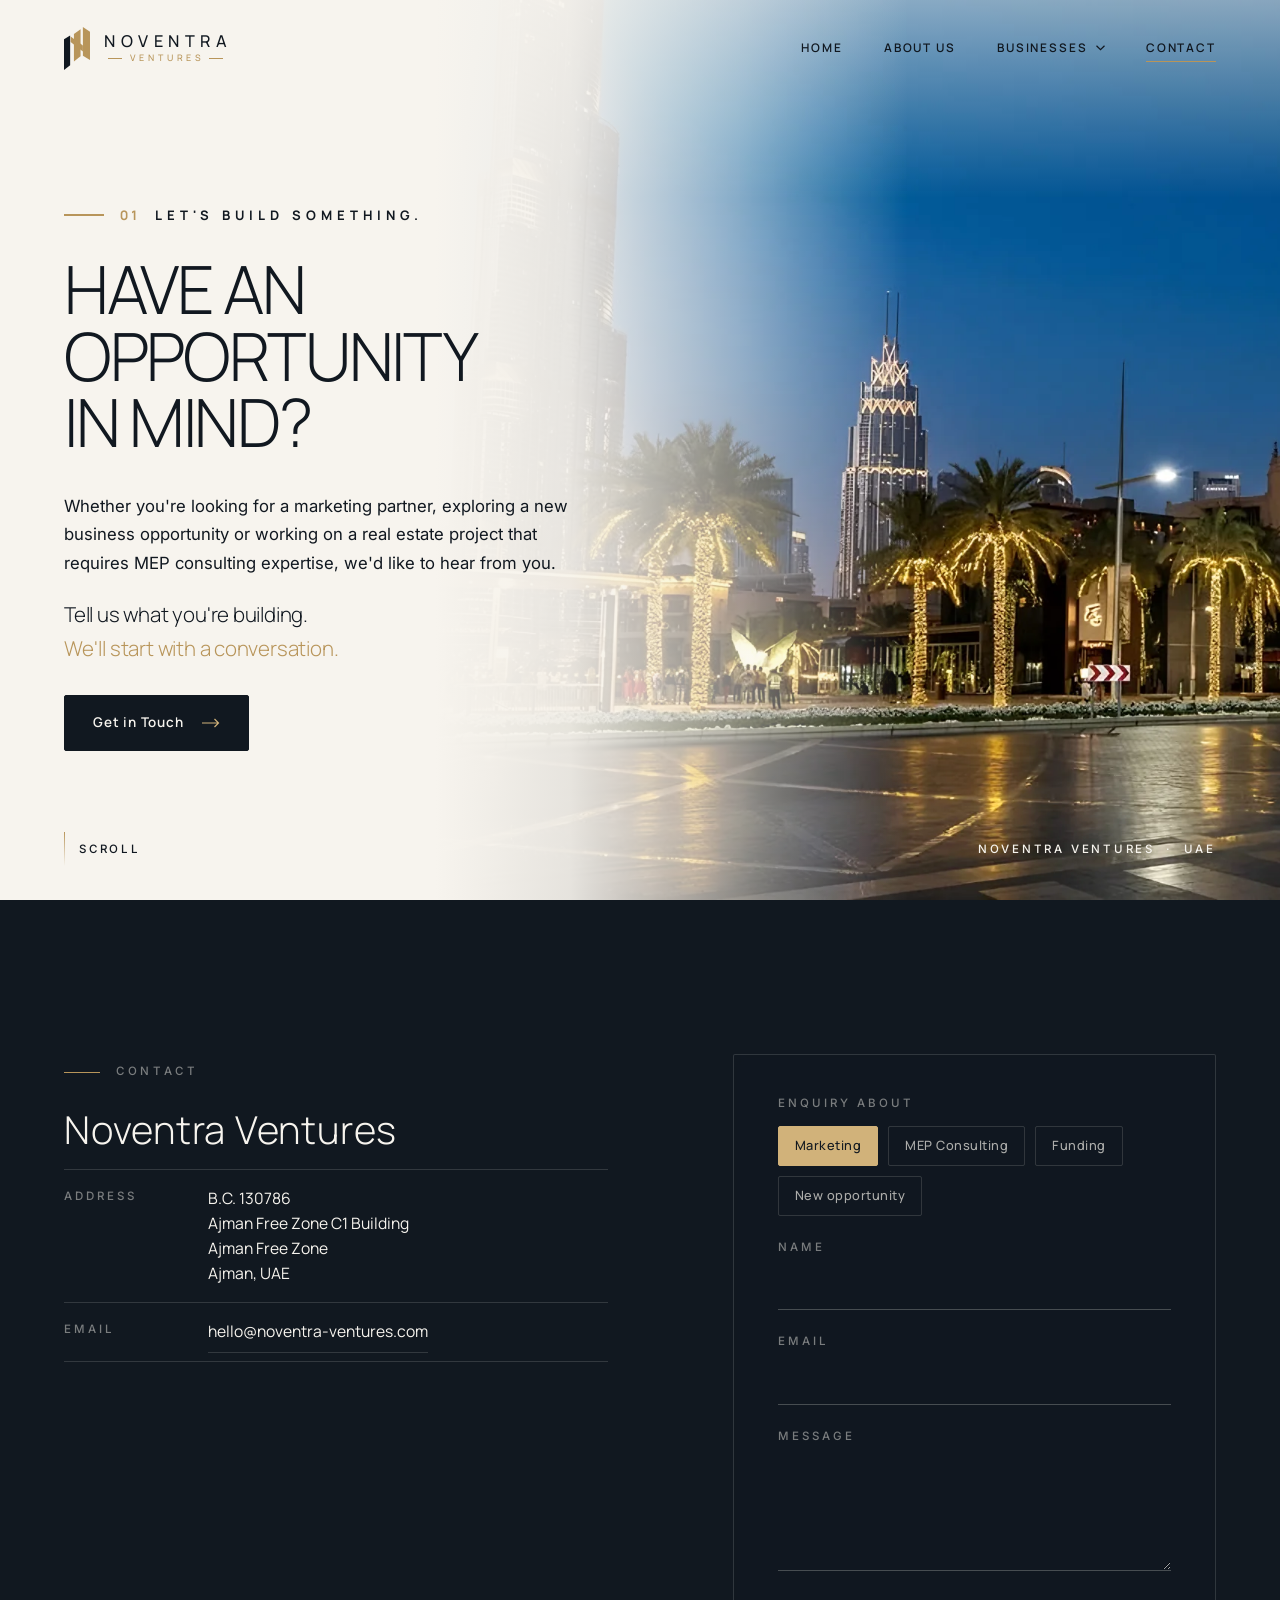
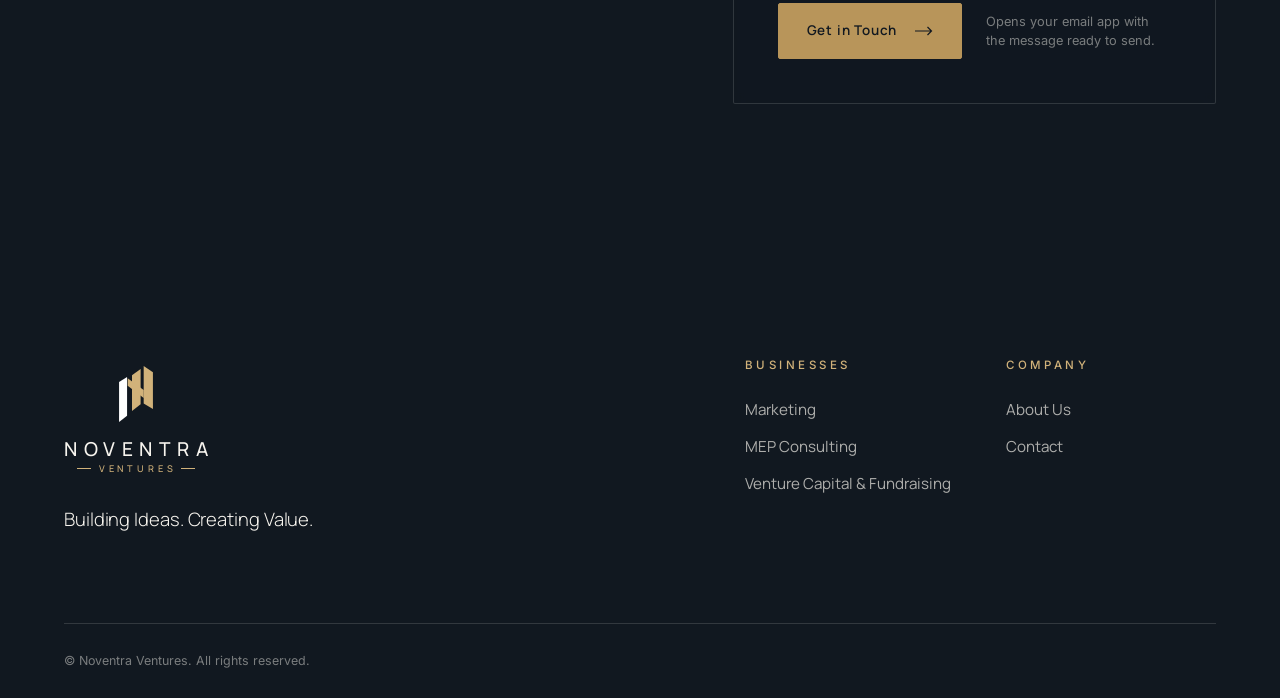
<file: contact.html>
<!DOCTYPE html>
<html lang="en">
<head>
  <meta charset="utf-8">
  <meta name="viewport" content="width=device-width, initial-scale=1, viewport-fit=cover">
  <title>Contact — Noventra Ventures</title>
  <meta name="description" content="Contact Noventra Ventures about marketing, MEP consulting or a new business opportunity. Ajman Free Zone, UAE.">
  <meta name="theme-color" content="#111820">
  <meta property="og:type" content="website">
  <meta property="og:title" content="Contact — Noventra Ventures">
  <meta property="og:description" content="Contact Noventra Ventures about marketing, MEP consulting or a new business opportunity. Ajman Free Zone, UAE.">
  <meta property="og:image" content="assets/img/hero-1600.jpg">
  <meta name="twitter:card" content="summary_large_image">
  <link rel="icon" type="image/svg+xml" href="assets/img/noventra-symbol.svg">
  <link rel="icon" type="image/png" sizes="32x32" href="assets/img/favicon-32.png">
  <link rel="apple-touch-icon" href="assets/img/apple-touch-icon.png">
  <link rel="manifest" href="site.webmanifest">
  <link rel="preconnect" href="https://fonts.googleapis.com">
  <link rel="preconnect" href="https://fonts.gstatic.com" crossorigin>
  <link rel="stylesheet" href="https://fonts.googleapis.com/css2?family=Inter:wght@400;500;600&family=Manrope:wght@300;400;500;600;700&display=swap">
  <link rel="stylesheet" href="assets/css/styles.css">
  <script type="application/ld+json">
  {"@context": "https://schema.org", "@type": "Organization", "name": "Noventra Ventures", "slogan": "Create value. Build what lasts.", "email": "hello@noventra-ventures.com", "address": {"@type": "PostalAddress", "streetAddress": "B.C. 130786, Ajman Free Zone C1 Building, Ajman Free Zone", "addressLocality": "Ajman", "addressCountry": "AE"}}
  </script>
</head>
<body>
  <svg width="0" height="0" style="position:absolute" aria-hidden="true" focusable="false">
    <symbol id="nv-symbol" viewBox="0 0 49.44 81.8">
      <path class="nv-ink" d="M0 81.8V23.37l11.68-7.19v56.63z"/>
      <path class="nv-gold" d="M18.88 65.62V13.48l12.58-8.99v51.24z"/>
      <path class="nv-gold" d="M35.95 54.83V0l13.49 8.99v53.93z"/>
      <path class="nv-gold" d="M12.58 28.77l23.37 17.97V35.05L12.58 17.98z"/>
    </symbol>
  </svg>

  <a class="skip-link" href="#main">Skip to content</a>

  <header class="site-header">
    <div class="container site-header__inner">
      <a class="logo" href="index.html" aria-label="Noventra Ventures — home">
        <svg class="logo__symbol" aria-hidden="true"><use href="#nv-symbol"/></svg>
        <span class="logo__word" aria-hidden="true"><span class="logo__name">Noventra</span><span class="logo__sub">Ventures</span></span>
      </a>
      <nav class="nav" aria-label="Primary">
        <ul class="nav__list">
          <li><a class="nav__link" href="index.html">Home</a></li>
          <li><a class="nav__link" href="about.html">About Us</a></li>
          <li class="nav__item" data-dropdown>
            <button class="nav__link" type="button" aria-expanded="false" aria-controls="dd-businesses">Businesses<svg class="chev" viewBox="0 0 9 6" aria-hidden="true"><path d="M.5.75 4.5 4.75 8.5.75" fill="none" stroke="currentColor" stroke-width="1.2"/></svg></button>
            <div class="dropdown" id="dd-businesses">
              <a href="marketing.html"><span>01</span>Marketing</a>
              <a href="mep.html"><span>02</span>MEP Consulting</a>
              <a href="venture-capital.html"><span>03</span>Venture Capital &amp; Fundraising</a>
            </div>
          </li>
          <li><a class="nav__link" href="contact.html" aria-current="page">Contact</a></li>
        </ul>
      </nav>
    </div>
  </header>

  <main id="main">
    <section class="hero hero--page" id="top-hero" data-tone="light" aria-labelledby="page-title">
      <div class="hero__media">
        <picture>
            <source type="image/webp" srcset="assets/img/approach-700.webp 700w, assets/img/approach-1200.webp 1200w, assets/img/approach-1800.webp 1800w" sizes="(max-width: 960px) 100vw, 66vw">
            <img src="assets/img/approach-1800.jpg" srcset="assets/img/approach-700.jpg 700w, assets/img/approach-1200.jpg 1200w, assets/img/approach-1800.jpg 1800w" sizes="(max-width: 960px) 100vw, 66vw" width="1800" height="1809" alt="Burj Khalifa and Downtown Dubai’s palm-lined boulevard at dusk" fetchpriority="high" style="object-position: 35% 45%">
          </picture>
      </div>
      <div class="container">
        <div class="hero__content">
          <p class="eyebrow"><span class="eyebrow__index">01</span> Let&#39;s Build Something.</p>
          <h1 class="display hero__title hero__title--page" id="page-title"><span>Have an opportunity</span><span>in mind?</span></h1>
          <div class="hero__copy">
            <p class="hero__lead">Whether you're looking for a marketing partner, exploring a new business opportunity or working on a real estate project that requires MEP consulting expertise, we'd like to hear from you.</p>
            <p class="hero__tagline hero__tagline--stack"><span>Tell us what you're building.</span><span>We'll start with a conversation.</span></p>
            <div class="hero__actions"><a class="btn" href="#contact">Get in Touch <svg class="arrow" viewBox="0 0 18 10" aria-hidden="true"><path d="M0 5h16.5M12.5 1l4 4-4 4" fill="none" stroke="currentColor" stroke-width="1.2"/></svg></a></div>
          </div>
        </div>
      </div>
      <div class="hero__meta" aria-hidden="true">
        <span class="scroll-cue"><i></i>Scroll</span>
        <span class="coords">Noventra Ventures &nbsp;·&nbsp; UAE</span>
      </div>
    </section>

    <section class="contact contact--details on-dark" id="contact" aria-labelledby="office-title">
      <div class="container contact__grid">
        <div class="contact__intro">
          <p class="eyebrow">Contact</p>
          <div class="office">
            <h2 class="office__name" id="office-title">Noventra Ventures</h2>
            <dl class="details">
              <div><dt>Address</dt><dd><address>B.C. 130786<br>Ajman Free Zone C1 Building<br>Ajman Free Zone<br>Ajman, UAE</address></dd></div>
              <div><dt>Email</dt><dd><a href="mailto:hello@noventra-ventures.com">hello@noventra-ventures.com</a></dd></div>
            </dl>
          </div>
        </div>

        <form class="enquiry" id="enquiry" novalidate>
          <fieldset class="enquiry__type">
            <legend>Enquiry about</legend>
            <div class="chips">
              <label><input type="radio" name="topic" id="topic-marketing" value="Marketing" checked><span>Marketing</span></label>
              <label><input type="radio" name="topic" id="topic-mep" value="MEP Consulting"><span>MEP Consulting</span></label>
              <label><input type="radio" name="topic" id="topic-funding" value="Funding requirement"><span>Funding</span></label>
              <label><input type="radio" name="topic" id="topic-venture" value="New opportunity"><span>New opportunity</span></label>
            </div>
          </fieldset>
          <div class="field">
            <label for="enq-name">Name</label>
            <input id="enq-name" name="name" type="text" autocomplete="name" required>
          </div>
          <div class="field">
            <label for="enq-email">Email</label>
            <input id="enq-email" name="email" type="email" autocomplete="email" required>
          </div>
          <div class="field">
            <label for="enq-message">Message</label>
            <textarea id="enq-message" name="message" rows="4" required></textarea>
          </div>
          <div class="enquiry__foot">
            <button class="btn btn--gold" type="submit">Get in Touch <svg class="arrow" viewBox="0 0 18 10" aria-hidden="true"><path d="M0 5h16.5M12.5 1l4 4-4 4" fill="none" stroke="currentColor" stroke-width="1.2"/></svg></button>
            <p class="enquiry__note" id="enquiry-note" aria-live="polite">Opens your email app with the message ready to send.</p>
          </div>
        </form>
      </div>
    </section>
  </main>

  <footer class="site-footer on-dark">
    <div class="container">
      <div class="footer__grid">
        <div class="footer__brand">
          <a class="logo logo--reverse logo--stacked" href="index.html" aria-label="Noventra Ventures — home">
        <svg class="logo__symbol" aria-hidden="true"><use href="#nv-symbol"/></svg>
        <span class="logo__word" aria-hidden="true"><span class="logo__name">Noventra</span><span class="logo__sub">Ventures</span></span>
      </a>
          <p class="footer__tagline">Building Ideas. Creating Value.</p>
        </div>
        <div class="footer__col">
          <h2>Businesses</h2>
          <ul>
            <li><a href="marketing.html">Marketing</a></li>
            <li><a href="mep.html">MEP Consulting</a></li>
            <li><a href="venture-capital.html">Venture Capital &amp; Fundraising</a></li>
          </ul>
        </div>
        <div class="footer__col">
          <h2>Company</h2>
          <ul>
            <li><a href="about.html">About Us</a></li>
            <li><a href="contact.html">Contact</a></li>
          </ul>
        </div>
      </div>
      <div class="footer__bar">
        <p>© Noventra Ventures. All rights reserved.</p>
      </div>
    </div>
  </footer>

  <script src="assets/js/main.js" defer></script>
</body>
</html>
</file>
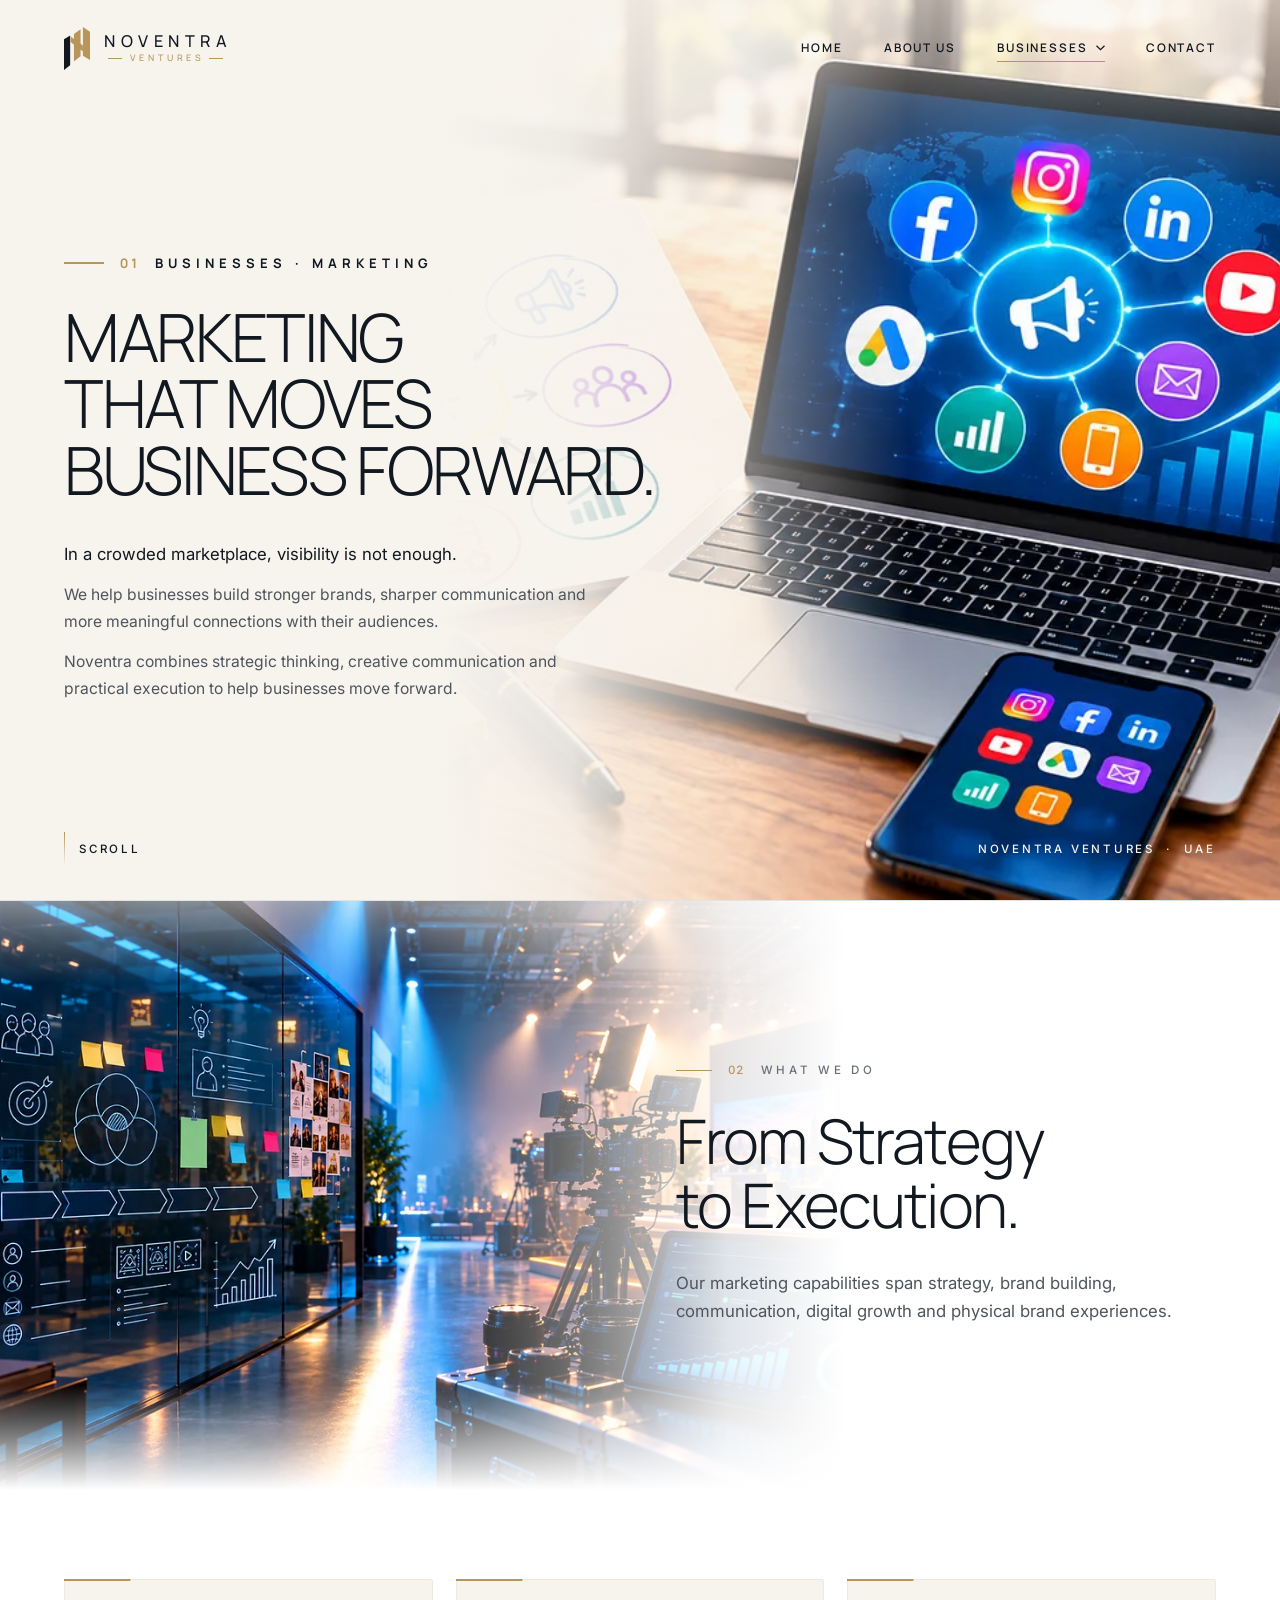
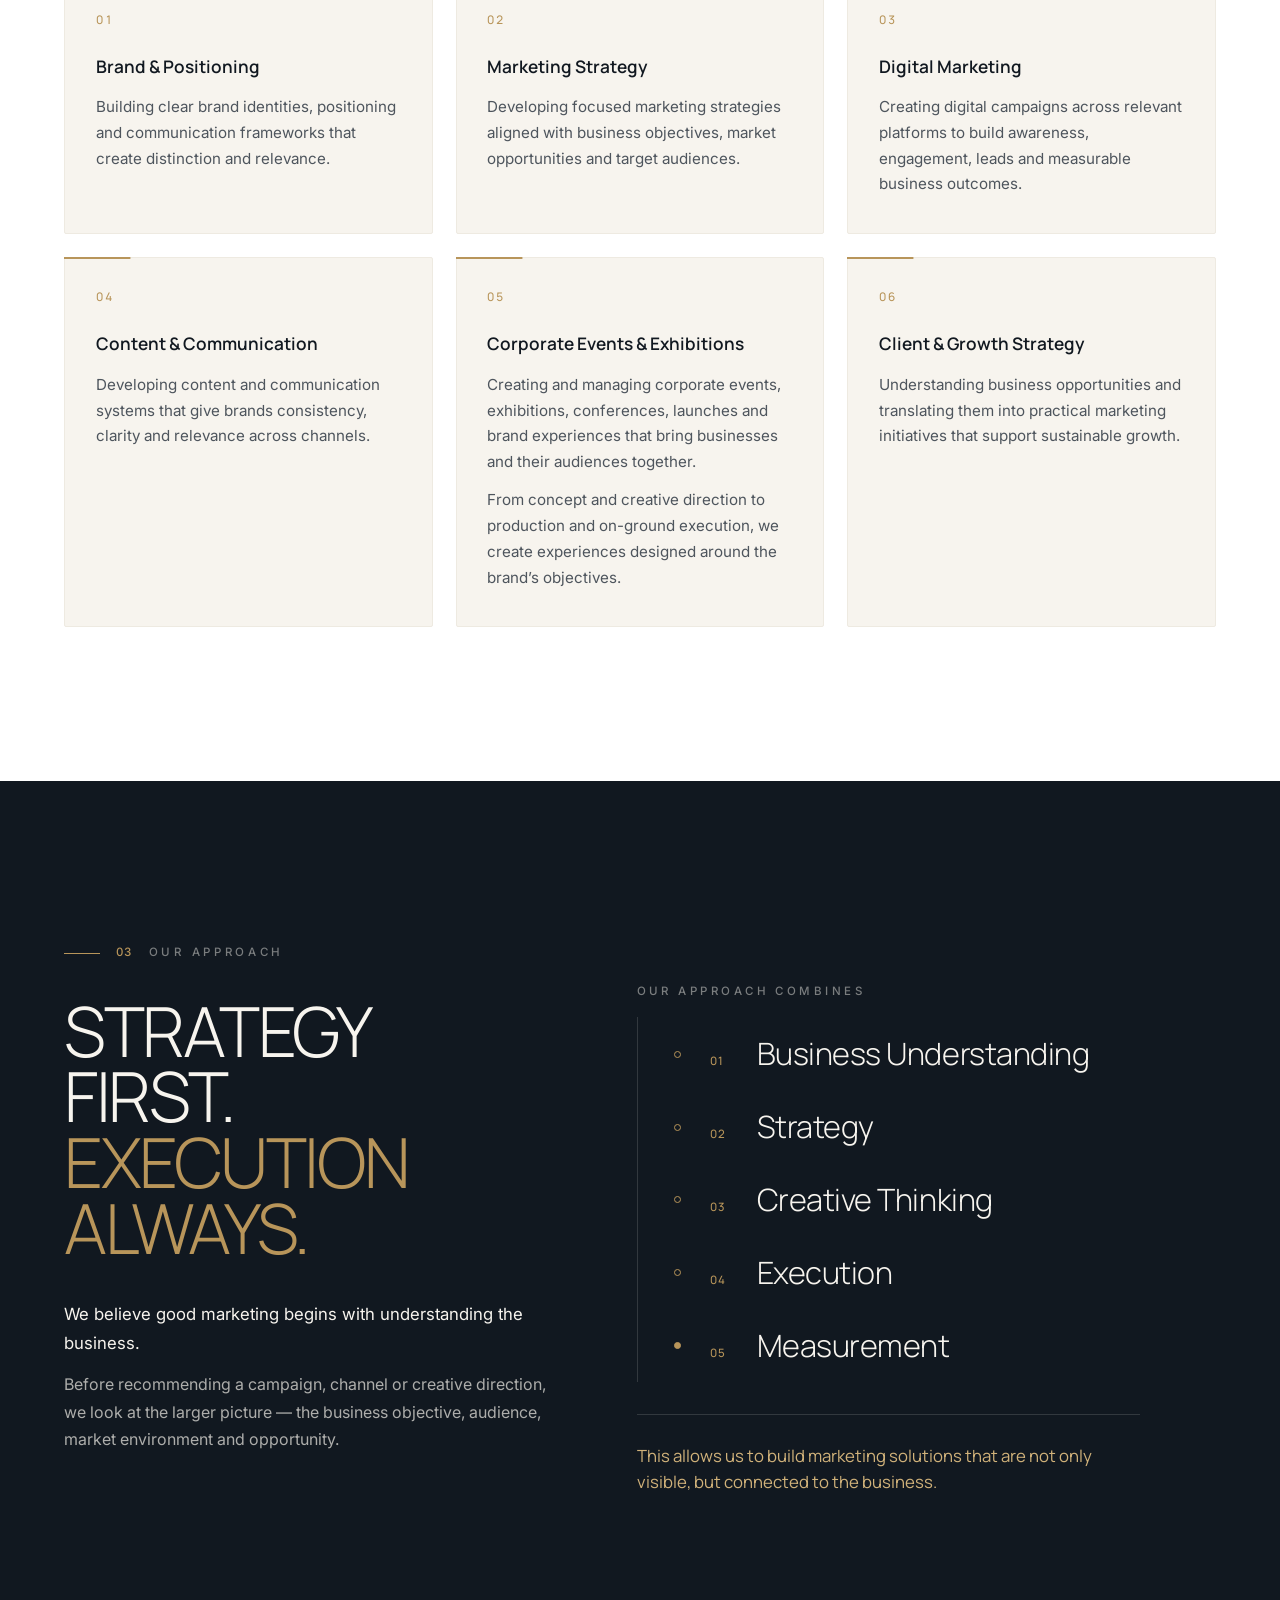
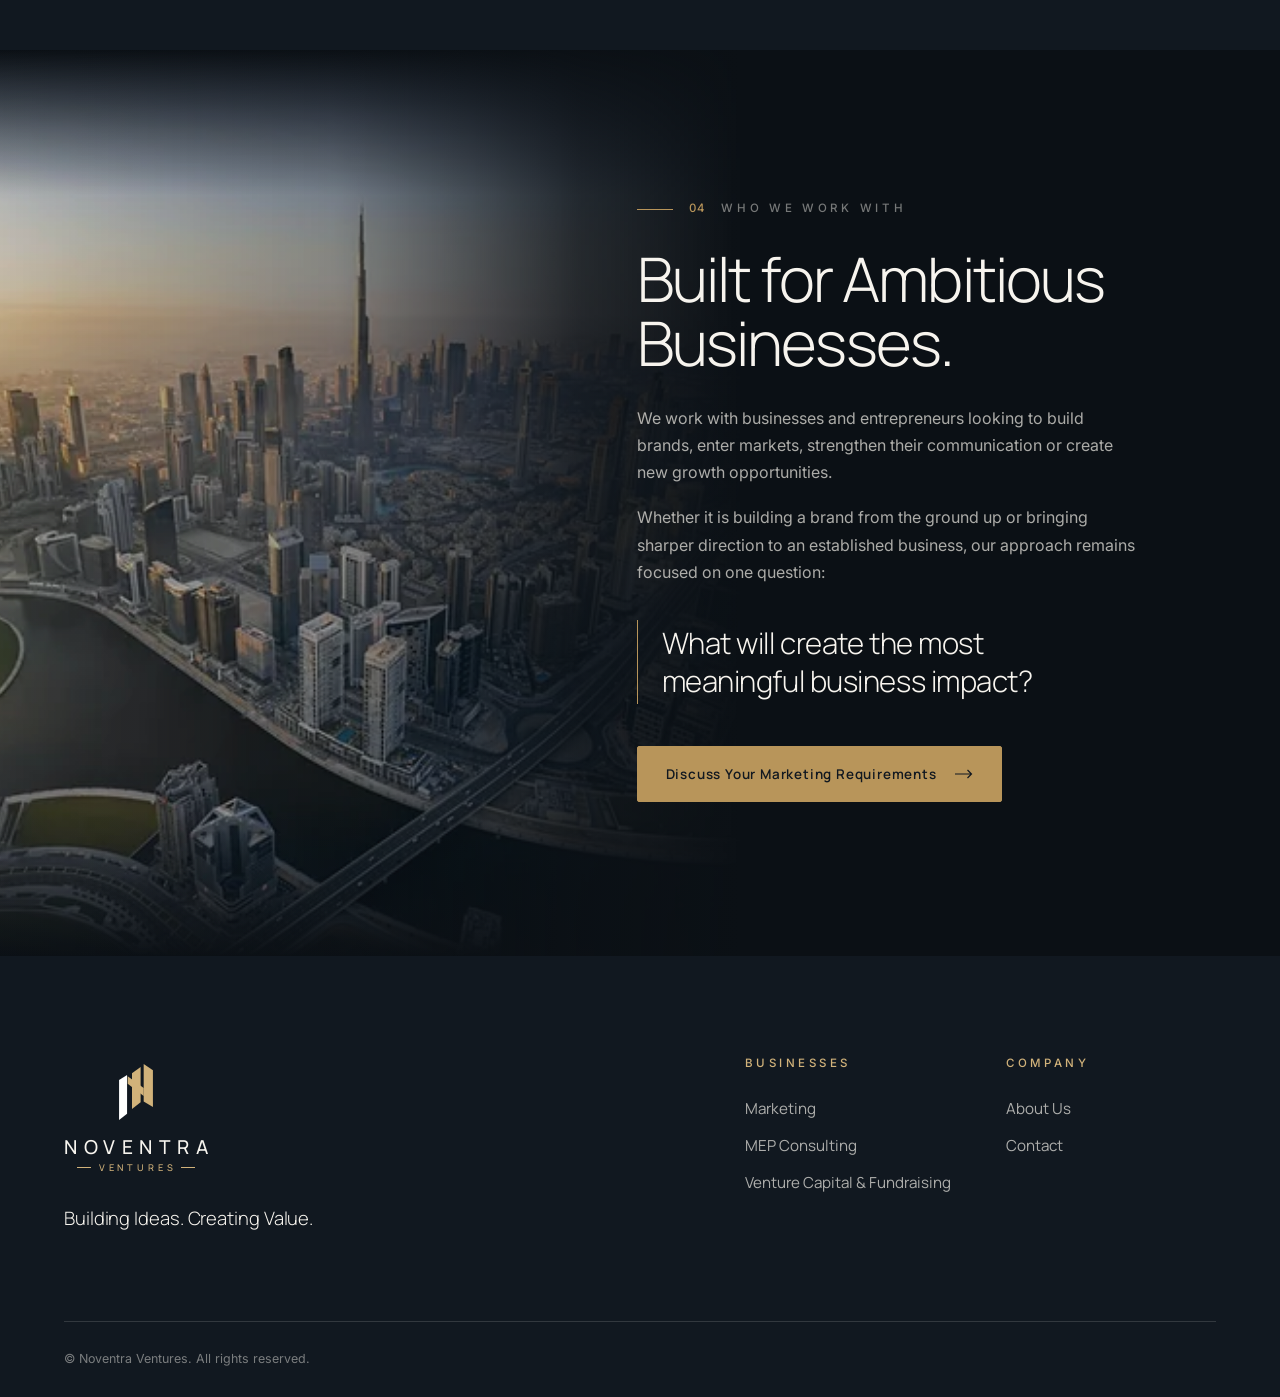
<file: marketing.html>
<!DOCTYPE html>
<html lang="en">
<head>
  <meta charset="utf-8">
  <meta name="viewport" content="width=device-width, initial-scale=1, viewport-fit=cover">
  <title>Marketing — Noventra Ventures</title>
  <meta name="description" content="Noventra Marketing: brand and positioning, marketing strategy, digital marketing, content, corporate events and growth strategy.">
  <meta name="theme-color" content="#111820">
  <meta property="og:type" content="website">
  <meta property="og:title" content="Marketing — Noventra Ventures">
  <meta property="og:description" content="Noventra Marketing: brand and positioning, marketing strategy, digital marketing, content, corporate events and growth strategy.">
  <meta property="og:image" content="assets/img/hero-1600.jpg">
  <meta name="twitter:card" content="summary_large_image">
  <link rel="icon" type="image/svg+xml" href="assets/img/noventra-symbol.svg">
  <link rel="icon" type="image/png" sizes="32x32" href="assets/img/favicon-32.png">
  <link rel="apple-touch-icon" href="assets/img/apple-touch-icon.png">
  <link rel="manifest" href="site.webmanifest">
  <link rel="preconnect" href="https://fonts.googleapis.com">
  <link rel="preconnect" href="https://fonts.gstatic.com" crossorigin>
  <link rel="stylesheet" href="https://fonts.googleapis.com/css2?family=Inter:wght@400;500;600&family=Manrope:wght@300;400;500;600;700&display=swap">
  <link rel="stylesheet" href="assets/css/styles.css">
  <script type="application/ld+json">
  {"@context": "https://schema.org", "@type": "Organization", "name": "Noventra Ventures", "slogan": "Create value. Build what lasts.", "email": "hello@noventra-ventures.com", "address": {"@type": "PostalAddress", "streetAddress": "B.C. 130786, Ajman Free Zone C1 Building, Ajman Free Zone", "addressLocality": "Ajman", "addressCountry": "AE"}}
  </script>
</head>
<body>
  <svg width="0" height="0" style="position:absolute" aria-hidden="true" focusable="false">
    <symbol id="nv-symbol" viewBox="0 0 49.44 81.8">
      <path class="nv-ink" d="M0 81.8V23.37l11.68-7.19v56.63z"/>
      <path class="nv-gold" d="M18.88 65.62V13.48l12.58-8.99v51.24z"/>
      <path class="nv-gold" d="M35.95 54.83V0l13.49 8.99v53.93z"/>
      <path class="nv-gold" d="M12.58 28.77l23.37 17.97V35.05L12.58 17.98z"/>
    </symbol>
  </svg>

  <a class="skip-link" href="#main">Skip to content</a>

  <header class="site-header">
    <div class="container site-header__inner">
      <a class="logo" href="index.html" aria-label="Noventra Ventures — home">
        <svg class="logo__symbol" aria-hidden="true"><use href="#nv-symbol"/></svg>
        <span class="logo__word" aria-hidden="true"><span class="logo__name">Noventra</span><span class="logo__sub">Ventures</span></span>
      </a>
      <nav class="nav" aria-label="Primary">
        <ul class="nav__list">
          <li><a class="nav__link" href="index.html">Home</a></li>
          <li><a class="nav__link" href="about.html">About Us</a></li>
          <li class="nav__item" data-dropdown>
            <button class="nav__link is-current" type="button" aria-expanded="false" aria-controls="dd-businesses">Businesses<svg class="chev" viewBox="0 0 9 6" aria-hidden="true"><path d="M.5.75 4.5 4.75 8.5.75" fill="none" stroke="currentColor" stroke-width="1.2"/></svg></button>
            <div class="dropdown" id="dd-businesses">
              <a href="marketing.html" aria-current="page"><span>01</span>Marketing</a>
              <a href="mep.html"><span>02</span>MEP Consulting</a>
              <a href="venture-capital.html"><span>03</span>Venture Capital &amp; Fundraising</a>
            </div>
          </li>
          <li><a class="nav__link" href="contact.html">Contact</a></li>
        </ul>
      </nav>
    </div>
  </header>

  <main id="main">
    <!-- 01 Hero -->
    <section class="hero hero--page" id="top-hero" data-tone="light" aria-labelledby="page-title">
      <div class="hero__media">
        <picture>
            <source type="image/webp" srcset="assets/img/marketing-hero-700.webp 700w, assets/img/marketing-hero-1200.webp 1200w, assets/img/marketing-hero-1672.webp 1672w" sizes="(max-width: 960px) 100vw, 66vw">
            <img src="assets/img/marketing-hero-1672.jpg" srcset="assets/img/marketing-hero-700.jpg 700w, assets/img/marketing-hero-1200.jpg 1200w, assets/img/marketing-hero-1672.jpg 1672w" sizes="(max-width: 960px) 100vw, 66vw" width="1672" height="941" alt="A laptop and phone showing a digital marketing campaign beside a strategy sketchbook" fetchpriority="high" style="object-position: 68% 50%">
          </picture>
      </div>
      <div class="container">
        <div class="hero__content">
          <p class="eyebrow"><span class="eyebrow__index">01</span> Businesses · Marketing</p>
          <h1 class="display hero__title hero__title--page" id="page-title"><span>Marketing That Moves</span><span>Business Forward.</span></h1>
          <div class="hero__copy">
            <p class="hero__lead">In a crowded marketplace, visibility is not enough.</p>
            <p class="hero__more">We help businesses build stronger brands, sharper communication and more meaningful connections with their audiences.</p>
            <p class="hero__more">Noventra combines strategic thinking, creative communication and practical execution to help businesses move forward.</p>
          </div>
        </div>
      </div>
      <div class="hero__meta" aria-hidden="true">
        <span class="scroll-cue"><i></i>Scroll</span>
        <span class="coords">Noventra Ventures &nbsp;·&nbsp; UAE</span>
      </div>
    </section>

    <!-- 02 What we do / expertise -->
    <section class="capabilities capabilities--feature" aria-labelledby="caps-title">
      <div class="feature-band">
        <div class="feature-band__media">
          <picture>
            <source type="image/webp" srcset="assets/img/marketing-studio-700.webp 700w, assets/img/marketing-studio-1200.webp 1200w, assets/img/marketing-studio-1672.webp 1672w" sizes="(max-width: 960px) 100vw, 66vw">
            <img src="assets/img/marketing-studio-1672.jpg" srcset="assets/img/marketing-studio-700.jpg 700w, assets/img/marketing-studio-1200.jpg 1200w, assets/img/marketing-studio-1672.jpg 1672w" sizes="(max-width: 960px) 100vw, 66vw" width="1672" height="941" alt="A strategy wall, film camera and live campaign dashboard in an event and production studio" loading="lazy" decoding="async" style="object-position: 30% 50%">
          </picture>
        </div>
        <div class="container feature-band__inner">
          <div class="feature-band__text">
            <p class="eyebrow reveal"><span class="eyebrow__index">02</span> What We Do</p>
            <h2 class="h2 reveal" id="caps-title" data-delay="1"><span>From Strategy</span><span>to Execution.</span></h2>
            <p class="lead reveal" data-delay="2">Our marketing capabilities span strategy, brand building, communication, digital growth and physical brand experiences.</p>
          </div>
        </div>
      </div>
      <div class="container">
        <div class="capability-grid capability-grid--6">
          <article class="capability reveal" data-delay="0">
            <span class="capability__num" aria-hidden="true">01</span>
            <h3 class="capability__title">Brand &amp; Positioning</h3>
            <p>Building clear brand identities, positioning and communication frameworks that create distinction and relevance.</p>
          </article>
          <article class="capability reveal" data-delay="1">
            <span class="capability__num" aria-hidden="true">02</span>
            <h3 class="capability__title">Marketing Strategy</h3>
            <p>Developing focused marketing strategies aligned with business objectives, market opportunities and target audiences.</p>
          </article>
          <article class="capability reveal" data-delay="2">
            <span class="capability__num" aria-hidden="true">03</span>
            <h3 class="capability__title">Digital Marketing</h3>
            <p>Creating digital campaigns across relevant platforms to build awareness, engagement, leads and measurable business outcomes.</p>
          </article>
          <article class="capability reveal" data-delay="0">
            <span class="capability__num" aria-hidden="true">04</span>
            <h3 class="capability__title">Content &amp; Communication</h3>
            <p>Developing content and communication systems that give brands consistency, clarity and relevance across channels.</p>
          </article>
          <article class="capability reveal" data-delay="1">
            <span class="capability__num" aria-hidden="true">05</span>
            <h3 class="capability__title">Corporate Events &amp; Exhibitions</h3>
            <p>Creating and managing corporate events, exhibitions, conferences, launches and brand experiences that bring businesses and their audiences together.</p><p>From concept and creative direction to production and on-ground execution, we create experiences designed around the brand’s objectives.</p>
          </article>
          <article class="capability reveal" data-delay="2">
            <span class="capability__num" aria-hidden="true">06</span>
            <h3 class="capability__title">Client &amp; Growth Strategy</h3>
            <p>Understanding business opportunities and translating them into practical marketing initiatives that support sustainable growth.</p>
          </article>
        </div>
      </div>
    </section>

    <!-- 03 Our approach -->
    <section class="vapproach on-dark" aria-labelledby="vapproach-title">
      <div class="container vapproach__grid">
        <div class="vapproach__intro">
          <p class="eyebrow reveal"><span class="eyebrow__index">03</span> Our Approach</p>
          <h2 class="display vapproach__title reveal" id="vapproach-title" data-delay="1"><span>Strategy First.</span><span>Execution Always.</span></h2>
          <div class="vapproach__copy">
            <p class="lead reveal" data-delay="1">We believe good marketing begins with understanding the business.</p>
            <p class="body reveal" data-delay="1">Before recommending a campaign, channel or creative direction, we look at the larger picture — the business objective, audience, market environment and opportunity.</p>
          </div>
        </div>
        <div class="vapproach__list">
          <p class="vflow__label reveal">Our approach combines</p>
          <ol class="vflow reveal" data-delay="1">
            <li><span>01</span>Business Understanding</li>
            <li><span>02</span>Strategy</li>
            <li><span>03</span>Creative Thinking</li>
            <li><span>04</span>Execution</li>
            <li><span>05</span>Measurement</li>
          </ol>
          <p class="vclose reveal" data-delay="2">This allows us to build marketing solutions that are not only visible, but connected to the business.</p>
        </div>
      </div>
    </section>

    <!-- 04 -->
    <section class="vfocus-section vfocus-section--dark on-dark" aria-labelledby="s4-title">
      <div class="container vfocus-section__grid">
        <div class="vfocus-section__media reveal">
          <picture>
            <source type="image/webp" srcset="assets/img/aerial-700.webp 700w, assets/img/aerial-1200.webp 1200w, assets/img/aerial-1800.webp 1800w" sizes="(max-width: 960px) 100vw, 45vw">
            <img src="assets/img/aerial-1800.jpg" srcset="assets/img/aerial-700.jpg 700w, assets/img/aerial-1200.jpg 1200w, assets/img/aerial-1800.jpg 1800w" sizes="(max-width: 960px) 100vw, 45vw" width="1800" height="1201" alt="Aerial view of Downtown Dubai and Business Bay at sunrise" loading="lazy" decoding="async" style="object-position: 49% 50%">
          </picture>
        </div>
        <div class="vfocus-section__text">
          <p class="eyebrow reveal"><span class="eyebrow__index">04</span> Who We Work With</p>
          <h2 class="h2 reveal" id="s4-title" data-delay="1"><span>Built for Ambitious</span><span>Businesses.</span></h2>
          <p class="body reveal" data-delay="1">We work with businesses and entrepreneurs looking to build brands, enter markets, strengthen their communication or create new growth opportunities.</p>
          <p class="body reveal" data-delay="1">Whether it is building a brand from the ground up or bringing sharper direction to an established business, our approach remains focused on one question:</p>
          <p class="vquote reveal" data-delay="2">What will create the most meaningful business impact?</p>
          <a class="btn btn--gold reveal" href="contact.html#marketing">Discuss Your Marketing Requirements <svg class="arrow" viewBox="0 0 18 10" aria-hidden="true"><path d="M0 5h16.5M12.5 1l4 4-4 4" fill="none" stroke="currentColor" stroke-width="1.2"/></svg></a>
        </div>
      </div>
    </section>
  </main>

  <footer class="site-footer on-dark">
    <div class="container">
      <div class="footer__grid">
        <div class="footer__brand">
          <a class="logo logo--reverse logo--stacked" href="index.html" aria-label="Noventra Ventures — home">
        <svg class="logo__symbol" aria-hidden="true"><use href="#nv-symbol"/></svg>
        <span class="logo__word" aria-hidden="true"><span class="logo__name">Noventra</span><span class="logo__sub">Ventures</span></span>
      </a>
          <p class="footer__tagline">Building Ideas. Creating Value.</p>
        </div>
        <div class="footer__col">
          <h2>Businesses</h2>
          <ul>
            <li><a href="marketing.html">Marketing</a></li>
            <li><a href="mep.html">MEP Consulting</a></li>
            <li><a href="venture-capital.html">Venture Capital &amp; Fundraising</a></li>
          </ul>
        </div>
        <div class="footer__col">
          <h2>Company</h2>
          <ul>
            <li><a href="about.html">About Us</a></li>
            <li><a href="contact.html">Contact</a></li>
          </ul>
        </div>
      </div>
      <div class="footer__bar">
        <p>© Noventra Ventures. All rights reserved.</p>
      </div>
    </div>
  </footer>

  <script src="assets/js/main.js" defer></script>
</body>
</html>
</file>
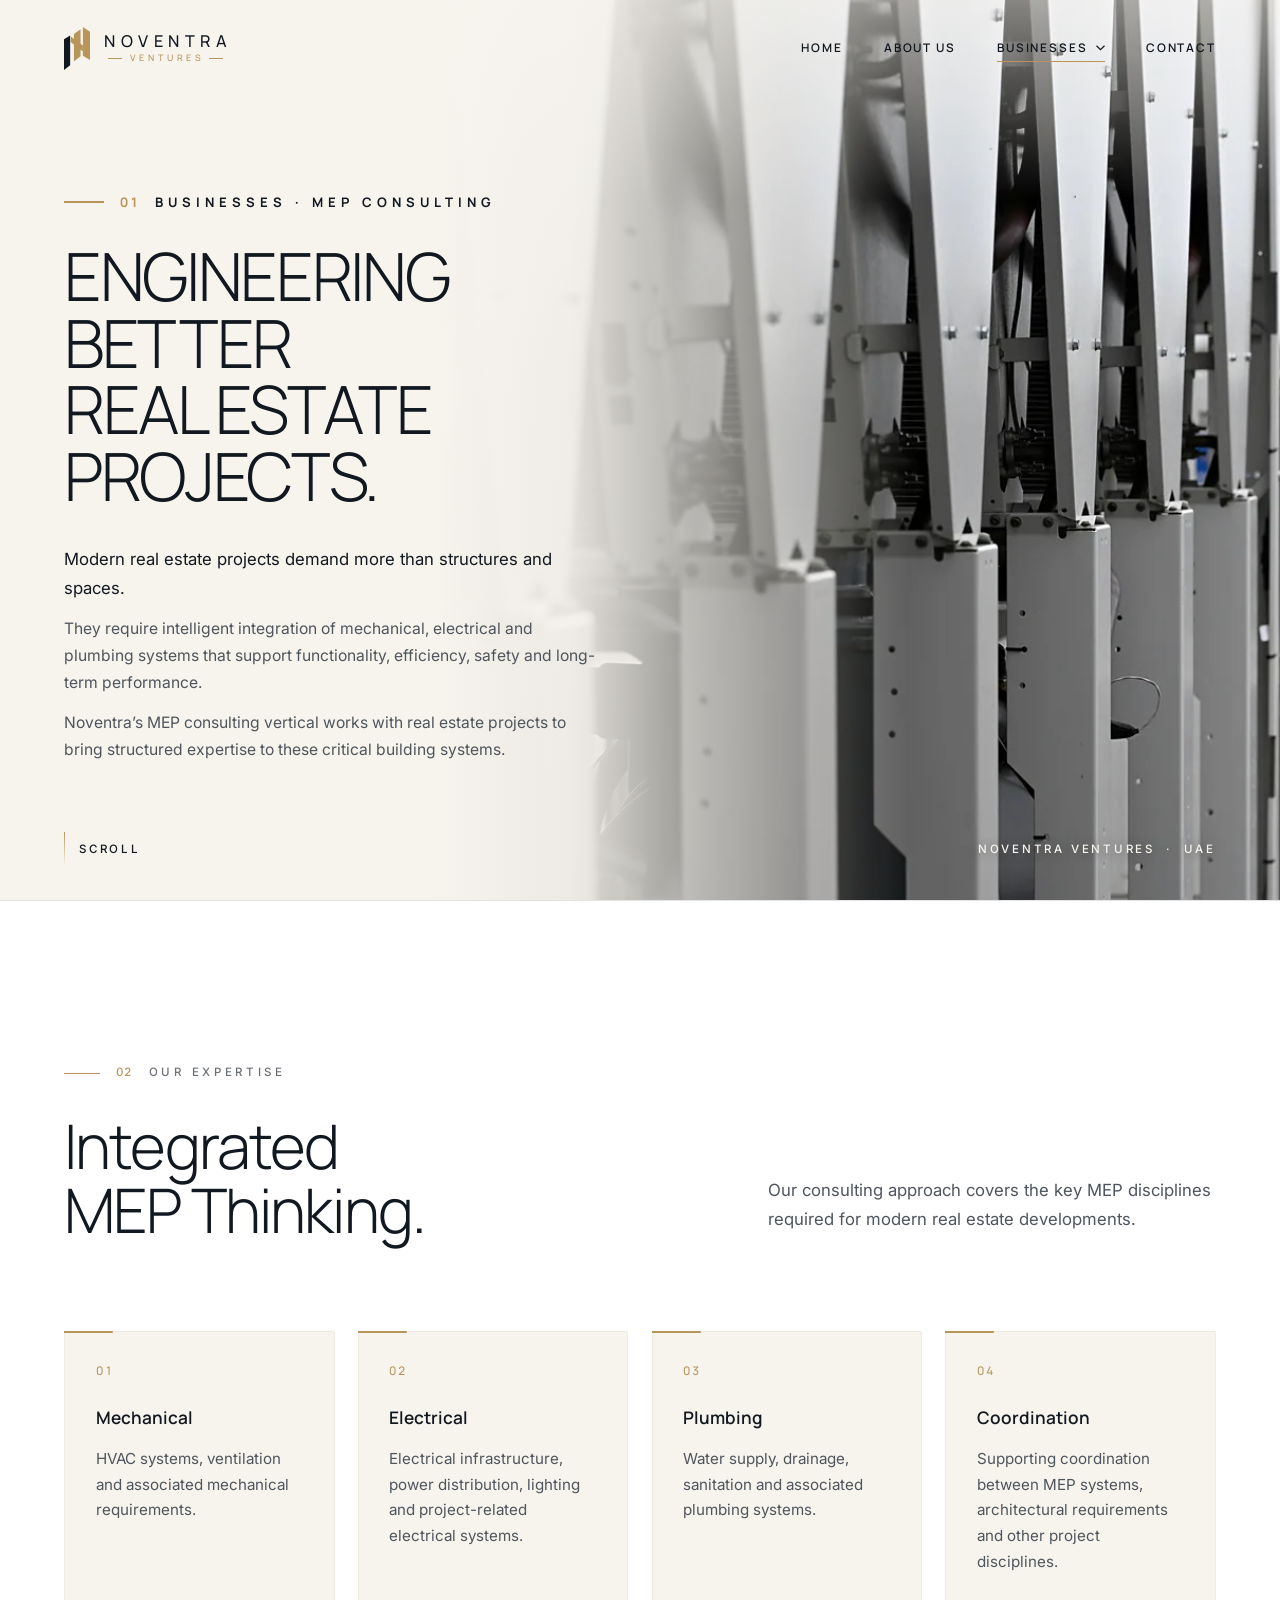
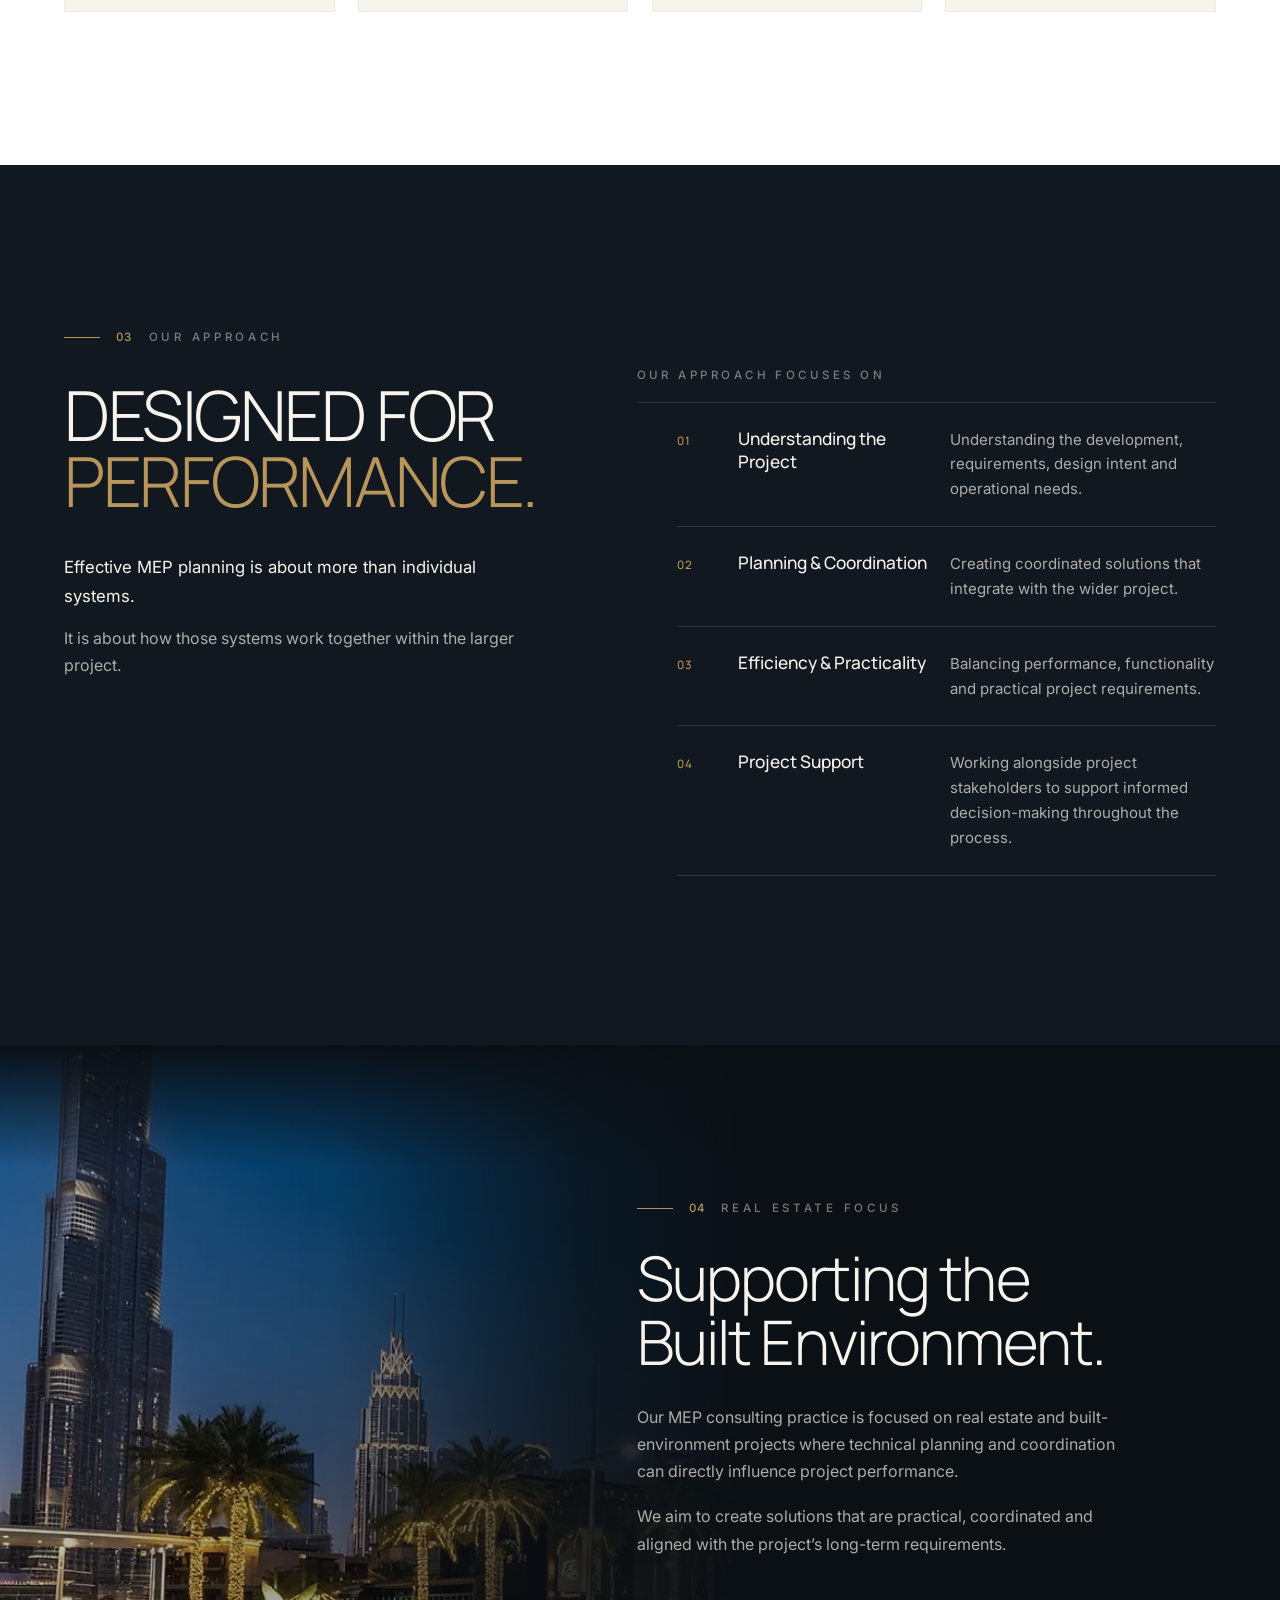
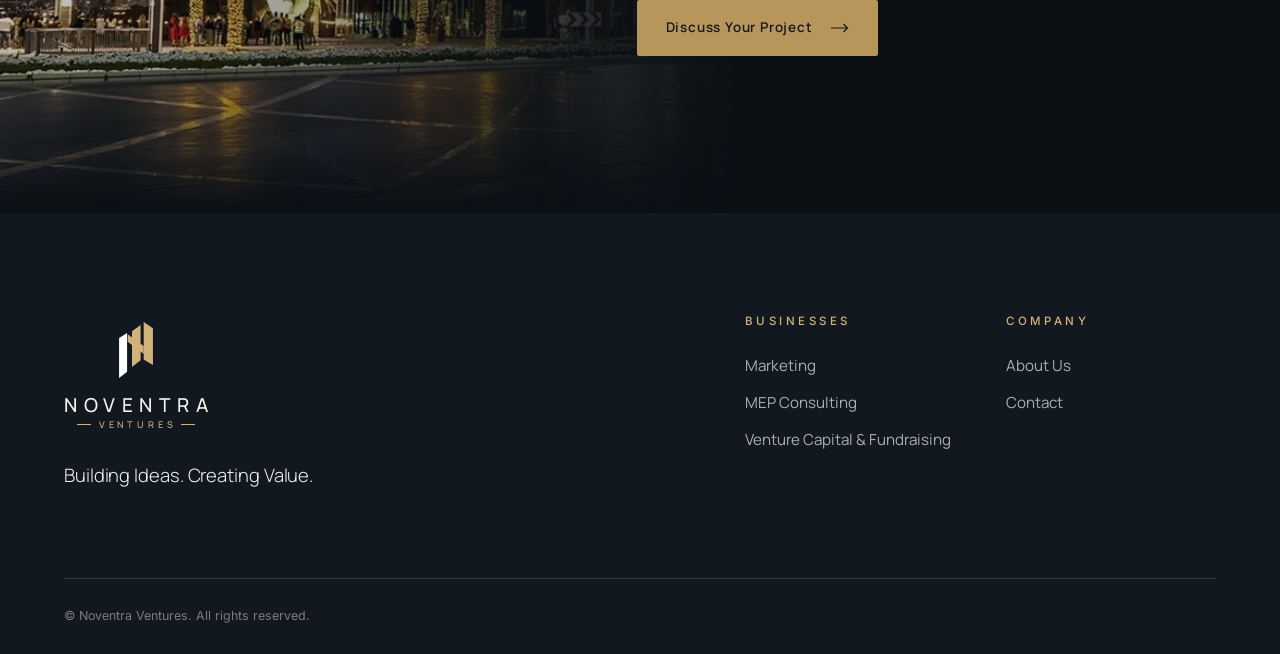
<file: mep.html>
<!DOCTYPE html>
<html lang="en">
<head>
  <meta charset="utf-8">
  <meta name="viewport" content="width=device-width, initial-scale=1, viewport-fit=cover">
  <title>MEP Consulting — Noventra Ventures</title>
  <meta name="description" content="Noventra MEP Consulting: mechanical, electrical, plumbing and coordination expertise for real estate projects.">
  <meta name="theme-color" content="#111820">
  <meta property="og:type" content="website">
  <meta property="og:title" content="MEP Consulting — Noventra Ventures">
  <meta property="og:description" content="Noventra MEP Consulting: mechanical, electrical, plumbing and coordination expertise for real estate projects.">
  <meta property="og:image" content="assets/img/hero-1600.jpg">
  <meta name="twitter:card" content="summary_large_image">
  <link rel="icon" type="image/svg+xml" href="assets/img/noventra-symbol.svg">
  <link rel="icon" type="image/png" sizes="32x32" href="assets/img/favicon-32.png">
  <link rel="apple-touch-icon" href="assets/img/apple-touch-icon.png">
  <link rel="manifest" href="site.webmanifest">
  <link rel="preconnect" href="https://fonts.googleapis.com">
  <link rel="preconnect" href="https://fonts.gstatic.com" crossorigin>
  <link rel="stylesheet" href="https://fonts.googleapis.com/css2?family=Inter:wght@400;500;600&family=Manrope:wght@300;400;500;600;700&display=swap">
  <link rel="stylesheet" href="assets/css/styles.css">
  <script type="application/ld+json">
  {"@context": "https://schema.org", "@type": "Organization", "name": "Noventra Ventures", "slogan": "Create value. Build what lasts.", "email": "hello@noventra-ventures.com", "address": {"@type": "PostalAddress", "streetAddress": "B.C. 130786, Ajman Free Zone C1 Building, Ajman Free Zone", "addressLocality": "Ajman", "addressCountry": "AE"}}
  </script>
</head>
<body>
  <svg width="0" height="0" style="position:absolute" aria-hidden="true" focusable="false">
    <symbol id="nv-symbol" viewBox="0 0 49.44 81.8">
      <path class="nv-ink" d="M0 81.8V23.37l11.68-7.19v56.63z"/>
      <path class="nv-gold" d="M18.88 65.62V13.48l12.58-8.99v51.24z"/>
      <path class="nv-gold" d="M35.95 54.83V0l13.49 8.99v53.93z"/>
      <path class="nv-gold" d="M12.58 28.77l23.37 17.97V35.05L12.58 17.98z"/>
    </symbol>
  </svg>

  <a class="skip-link" href="#main">Skip to content</a>

  <header class="site-header">
    <div class="container site-header__inner">
      <a class="logo" href="index.html" aria-label="Noventra Ventures — home">
        <svg class="logo__symbol" aria-hidden="true"><use href="#nv-symbol"/></svg>
        <span class="logo__word" aria-hidden="true"><span class="logo__name">Noventra</span><span class="logo__sub">Ventures</span></span>
      </a>
      <nav class="nav" aria-label="Primary">
        <ul class="nav__list">
          <li><a class="nav__link" href="index.html">Home</a></li>
          <li><a class="nav__link" href="about.html">About Us</a></li>
          <li class="nav__item" data-dropdown>
            <button class="nav__link is-current" type="button" aria-expanded="false" aria-controls="dd-businesses">Businesses<svg class="chev" viewBox="0 0 9 6" aria-hidden="true"><path d="M.5.75 4.5 4.75 8.5.75" fill="none" stroke="currentColor" stroke-width="1.2"/></svg></button>
            <div class="dropdown" id="dd-businesses">
              <a href="marketing.html"><span>01</span>Marketing</a>
              <a href="mep.html" aria-current="page"><span>02</span>MEP Consulting</a>
              <a href="venture-capital.html"><span>03</span>Venture Capital &amp; Fundraising</a>
            </div>
          </li>
          <li><a class="nav__link" href="contact.html">Contact</a></li>
        </ul>
      </nav>
    </div>
  </header>

  <main id="main">
    <!-- 01 Hero -->
    <section class="hero hero--page" id="top-hero" data-tone="light" aria-labelledby="page-title">
      <div class="hero__media">
        <picture>
            <source type="image/webp" srcset="assets/img/card-mep-700.webp 700w, assets/img/card-mep-1200.webp 1200w, assets/img/card-mep-1800.webp 1800w" sizes="(max-width: 960px) 100vw, 66vw">
            <img src="assets/img/card-mep-1800.jpg" srcset="assets/img/card-mep-700.jpg 700w, assets/img/card-mep-1200.jpg 1200w, assets/img/card-mep-1800.jpg 1800w" sizes="(max-width: 960px) 100vw, 66vw" width="1800" height="1277" alt="Rooftop HVAC condenser units on a commercial building" fetchpriority="high" style="object-position: 35% 50%">
          </picture>
      </div>
      <div class="container">
        <div class="hero__content">
          <p class="eyebrow"><span class="eyebrow__index">01</span> Businesses · MEP Consulting</p>
          <h1 class="display hero__title hero__title--page" id="page-title"><span>Engineering Better</span><span>Real Estate Projects.</span></h1>
          <div class="hero__copy">
            <p class="hero__lead">Modern real estate projects demand more than structures and spaces.</p>
            <p class="hero__more">They require intelligent integration of mechanical, electrical and plumbing systems that support functionality, efficiency, safety and long-term performance.</p>
            <p class="hero__more">Noventra’s MEP consulting vertical works with real estate projects to bring structured expertise to these critical building systems.</p>
          </div>
        </div>
      </div>
      <div class="hero__meta" aria-hidden="true">
        <span class="scroll-cue"><i></i>Scroll</span>
        <span class="coords">Noventra Ventures &nbsp;·&nbsp; UAE</span>
      </div>
    </section>

    <!-- 02 What we do / expertise -->
    <section class="capabilities" aria-labelledby="caps-title">
      <div class="container">
        <div class="section-head">
          <div>
            <p class="eyebrow reveal"><span class="eyebrow__index">02</span> Our Expertise</p>
            <h2 class="h2 reveal" id="caps-title" data-delay="1"><span>Integrated</span><span>MEP Thinking.</span></h2>
          </div>
          <div class="section-head__aside reveal" data-delay="2">
            <p class="lead">Our consulting approach covers the key MEP disciplines required for modern real estate developments.</p>
          </div>
        </div>
        <div class="capability-grid capability-grid--4">
          <article class="capability reveal" data-delay="0">
            <span class="capability__num" aria-hidden="true">01</span>
            <h3 class="capability__title">Mechanical</h3>
            <p>HVAC systems, ventilation and associated mechanical requirements.</p>
          </article>
          <article class="capability reveal" data-delay="1">
            <span class="capability__num" aria-hidden="true">02</span>
            <h3 class="capability__title">Electrical</h3>
            <p>Electrical infrastructure, power distribution, lighting and project-related electrical systems.</p>
          </article>
          <article class="capability reveal" data-delay="2">
            <span class="capability__num" aria-hidden="true">03</span>
            <h3 class="capability__title">Plumbing</h3>
            <p>Water supply, drainage, sanitation and associated plumbing systems.</p>
          </article>
          <article class="capability reveal" data-delay="0">
            <span class="capability__num" aria-hidden="true">04</span>
            <h3 class="capability__title">Coordination</h3>
            <p>Supporting coordination between MEP systems, architectural requirements and other project disciplines.</p>
          </article>
        </div>
      </div>
    </section>

    <!-- 03 Our approach -->
    <section class="vapproach on-dark" aria-labelledby="vapproach-title">
      <div class="container vapproach__grid">
        <div class="vapproach__intro">
          <p class="eyebrow reveal"><span class="eyebrow__index">03</span> Our Approach</p>
          <h2 class="display vapproach__title reveal" id="vapproach-title" data-delay="1"><span>Designed for</span><span>Performance.</span></h2>
          <div class="vapproach__copy">
            <p class="lead reveal" data-delay="1">Effective MEP planning is about more than individual systems.</p>
            <p class="body reveal" data-delay="1">It is about how those systems work together within the larger project.</p>
          </div>
        </div>
        <div class="vapproach__list">
          <p class="vflow__label reveal">Our approach focuses on</p>
          <ol class="vfocus reveal" data-delay="1">
            <li><span class="vfocus__num">01</span><span class="vfocus__name">Understanding the Project</span><span class="vfocus__text">Understanding the development, requirements, design intent and operational needs.</span></li>
            <li><span class="vfocus__num">02</span><span class="vfocus__name">Planning &amp; Coordination</span><span class="vfocus__text">Creating coordinated solutions that integrate with the wider project.</span></li>
            <li><span class="vfocus__num">03</span><span class="vfocus__name">Efficiency &amp; Practicality</span><span class="vfocus__text">Balancing performance, functionality and practical project requirements.</span></li>
            <li><span class="vfocus__num">04</span><span class="vfocus__name">Project Support</span><span class="vfocus__text">Working alongside project stakeholders to support informed decision-making throughout the process.</span></li>
          </ol>
        </div>
      </div>
    </section>

    <!-- 04 -->
    <section class="vfocus-section vfocus-section--dark on-dark" aria-labelledby="s4-title">
      <div class="container vfocus-section__grid">
        <div class="vfocus-section__media reveal">
          <picture>
            <source type="image/webp" srcset="assets/img/approach-700.webp 700w, assets/img/approach-1200.webp 1200w, assets/img/approach-1800.webp 1800w" sizes="(max-width: 960px) 100vw, 45vw">
            <img src="assets/img/approach-1800.jpg" srcset="assets/img/approach-700.jpg 700w, assets/img/approach-1200.jpg 1200w, assets/img/approach-1800.jpg 1800w" sizes="(max-width: 960px) 100vw, 45vw" width="1800" height="1809" alt="Burj Khalifa and Downtown Dubai’s palm-lined boulevard at dusk" loading="lazy" decoding="async" style="object-position: 30% 40%">
          </picture>
        </div>
        <div class="vfocus-section__text">
          <p class="eyebrow reveal"><span class="eyebrow__index">04</span> Real Estate Focus</p>
          <h2 class="h2 reveal" id="s4-title" data-delay="1"><span>Supporting the</span><span>Built Environment.</span></h2>
          <p class="body reveal" data-delay="1">Our MEP consulting practice is focused on real estate and built-environment projects where technical planning and coordination can directly influence project performance.</p>
          <p class="body reveal" data-delay="1">We aim to create solutions that are practical, coordinated and aligned with the project’s long-term requirements.</p>
          <a class="btn btn--gold reveal" href="contact.html#mep">Discuss Your Project <svg class="arrow" viewBox="0 0 18 10" aria-hidden="true"><path d="M0 5h16.5M12.5 1l4 4-4 4" fill="none" stroke="currentColor" stroke-width="1.2"/></svg></a>
        </div>
      </div>
    </section>
  </main>

  <footer class="site-footer on-dark">
    <div class="container">
      <div class="footer__grid">
        <div class="footer__brand">
          <a class="logo logo--reverse logo--stacked" href="index.html" aria-label="Noventra Ventures — home">
        <svg class="logo__symbol" aria-hidden="true"><use href="#nv-symbol"/></svg>
        <span class="logo__word" aria-hidden="true"><span class="logo__name">Noventra</span><span class="logo__sub">Ventures</span></span>
      </a>
          <p class="footer__tagline">Building Ideas. Creating Value.</p>
        </div>
        <div class="footer__col">
          <h2>Businesses</h2>
          <ul>
            <li><a href="marketing.html">Marketing</a></li>
            <li><a href="mep.html">MEP Consulting</a></li>
            <li><a href="venture-capital.html">Venture Capital &amp; Fundraising</a></li>
          </ul>
        </div>
        <div class="footer__col">
          <h2>Company</h2>
          <ul>
            <li><a href="about.html">About Us</a></li>
            <li><a href="contact.html">Contact</a></li>
          </ul>
        </div>
      </div>
      <div class="footer__bar">
        <p>© Noventra Ventures. All rights reserved.</p>
      </div>
    </div>
  </footer>

  <script src="assets/js/main.js" defer></script>
</body>
</html>
</file>
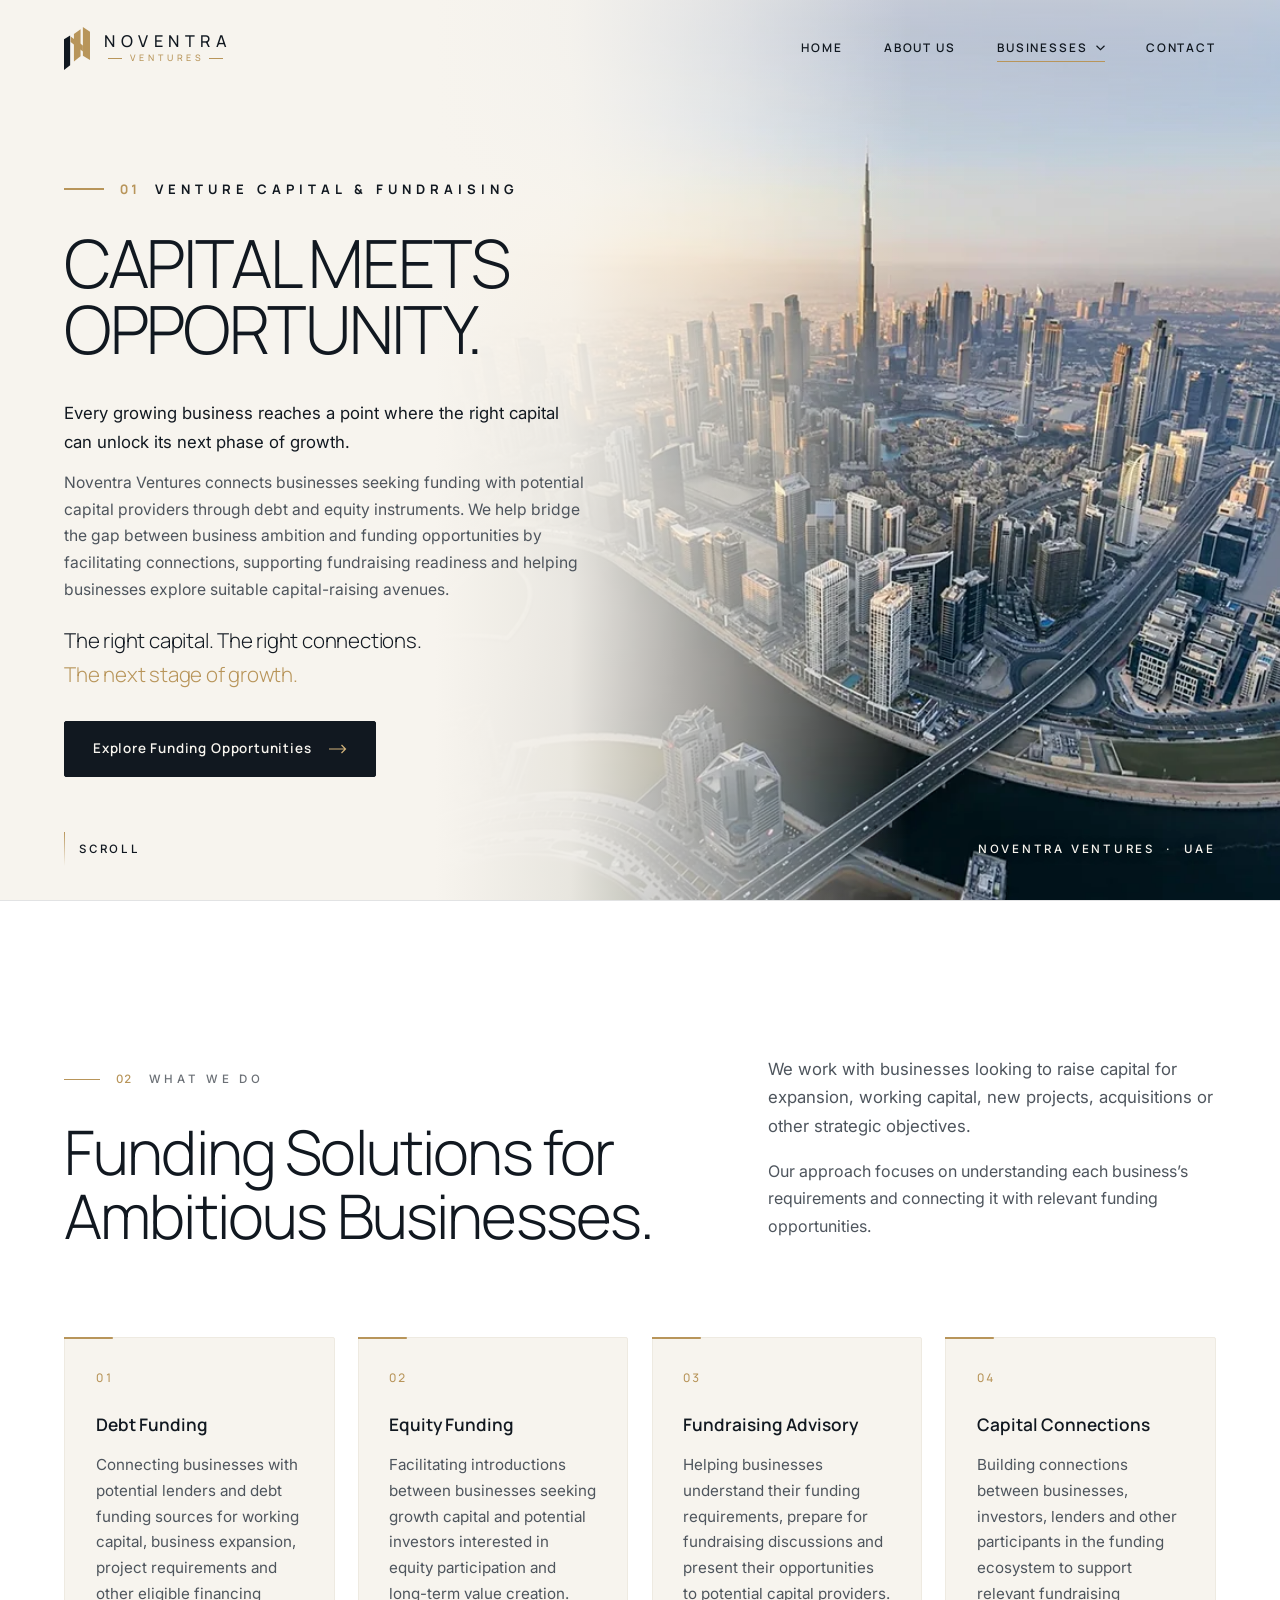
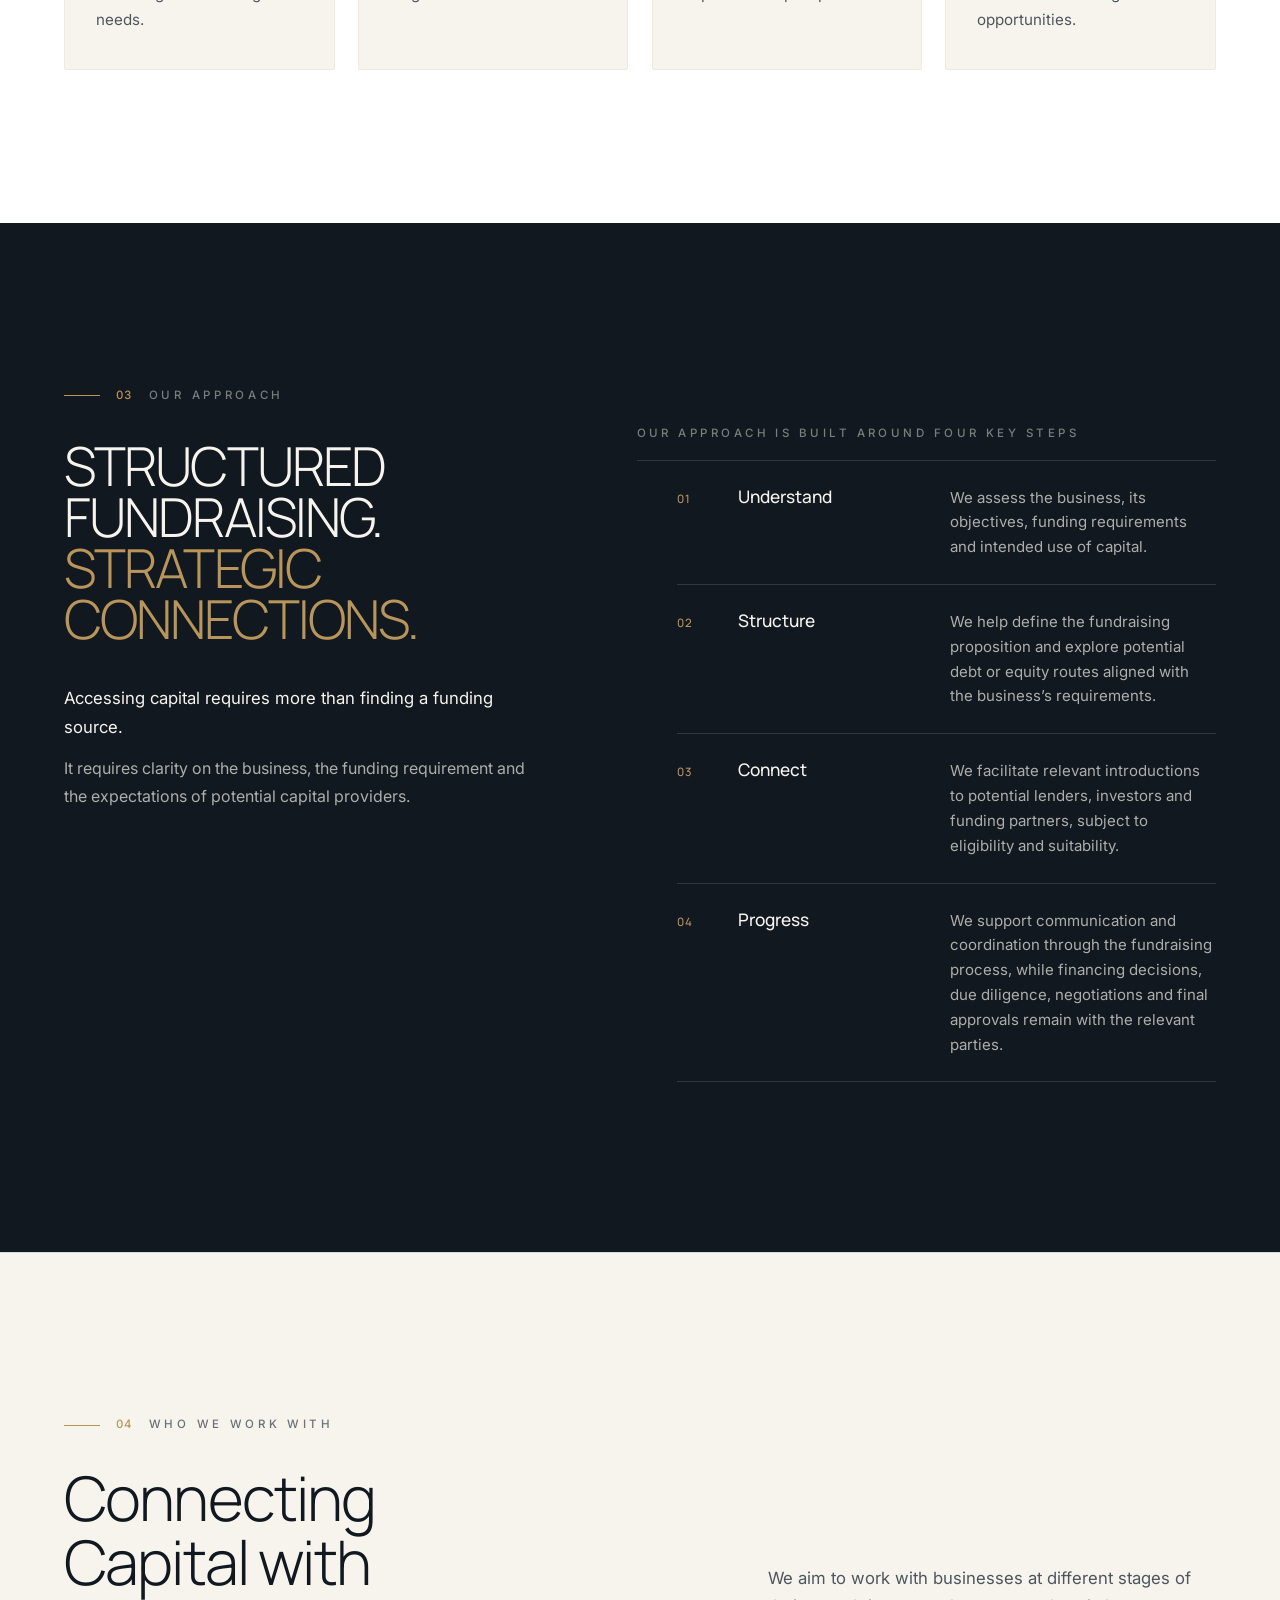
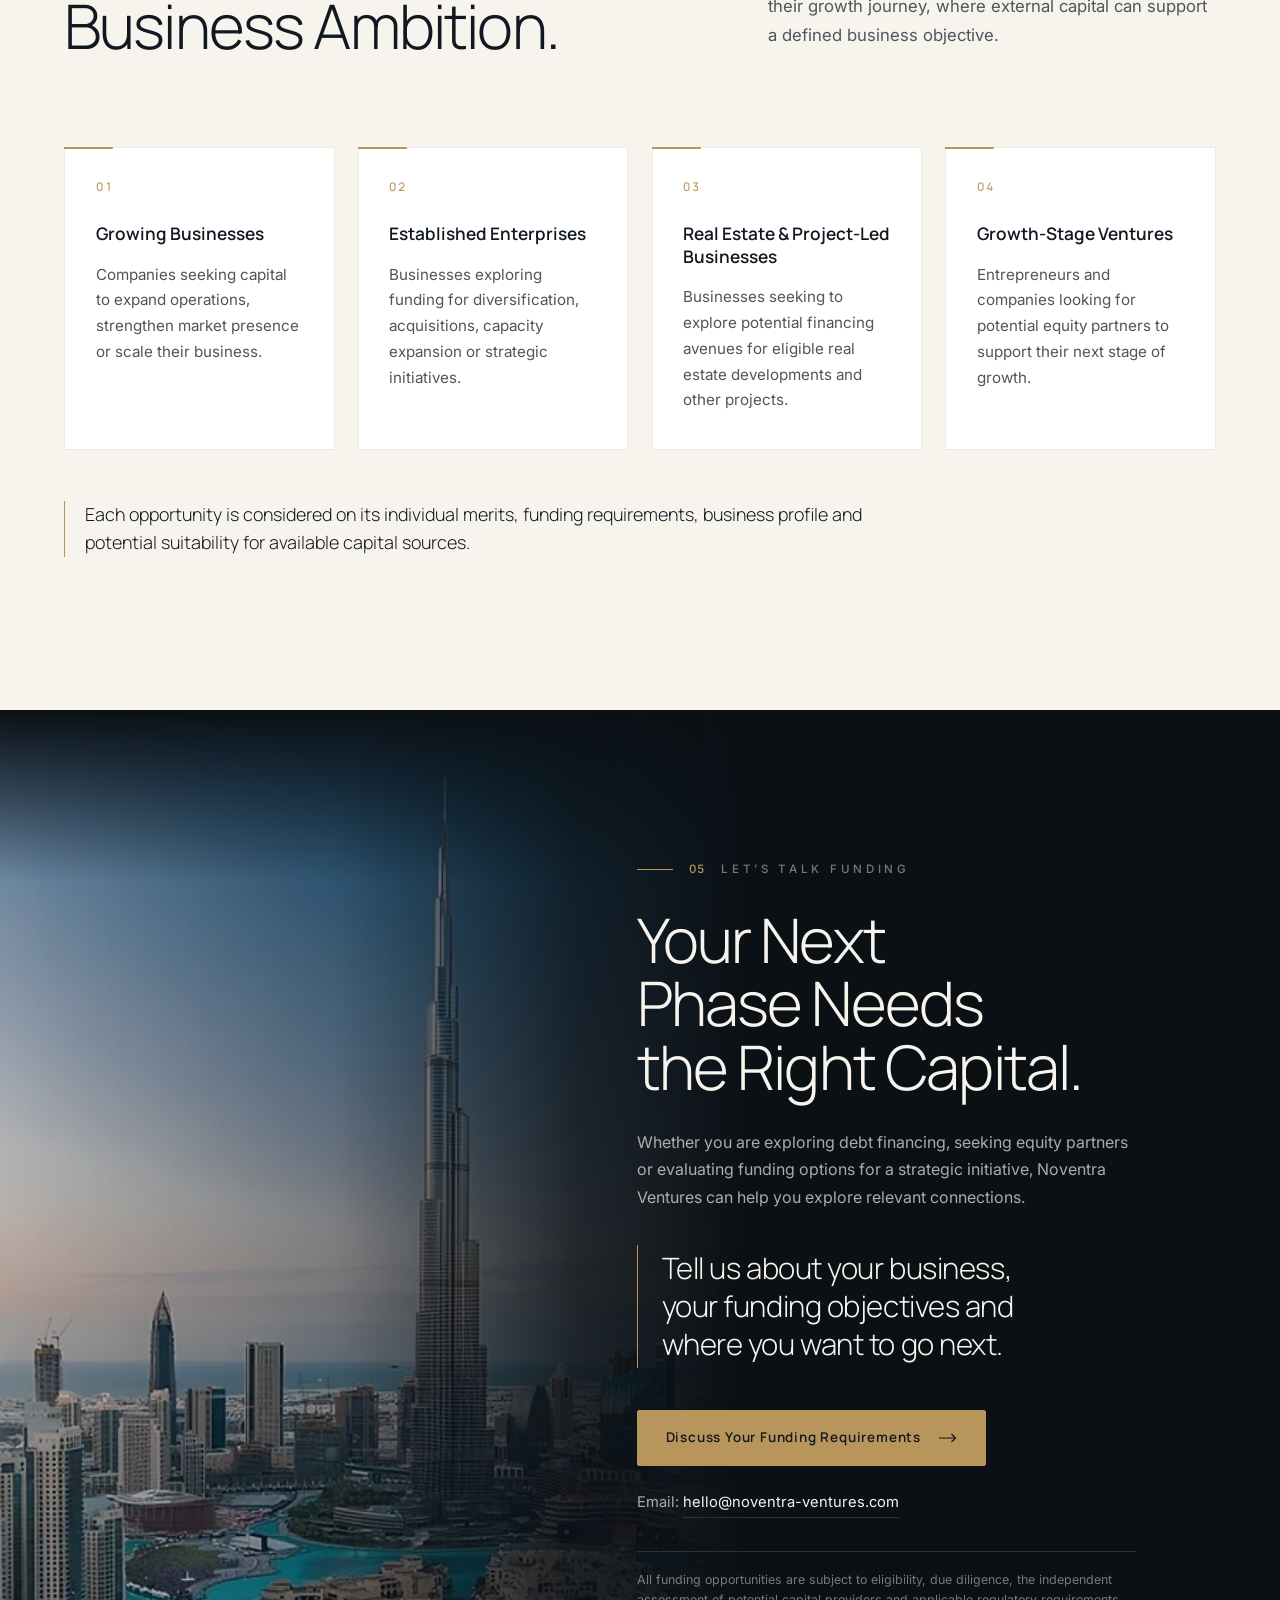
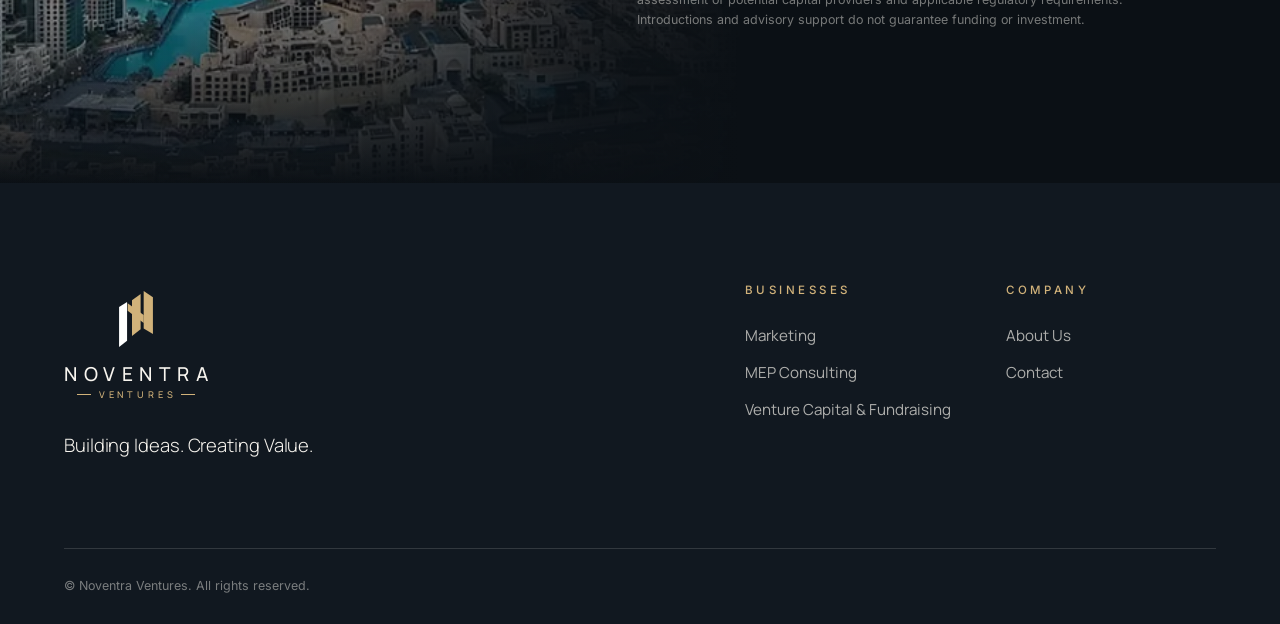
<file: venture-capital.html>
<!DOCTYPE html>
<html lang="en">
<head>
  <meta charset="utf-8">
  <meta name="viewport" content="width=device-width, initial-scale=1, viewport-fit=cover">
  <title>Venture Capital &amp; Fundraising — Noventra Ventures</title>
  <meta name="description" content="Noventra Ventures connects businesses seeking funding with potential capital providers through debt and equity instruments.">
  <meta name="theme-color" content="#111820">
  <meta property="og:type" content="website">
  <meta property="og:title" content="Venture Capital &amp; Fundraising — Noventra Ventures">
  <meta property="og:description" content="Noventra Ventures connects businesses seeking funding with potential capital providers through debt and equity instruments.">
  <meta property="og:image" content="assets/img/hero-1600.jpg">
  <meta name="twitter:card" content="summary_large_image">
  <link rel="icon" type="image/svg+xml" href="assets/img/noventra-symbol.svg">
  <link rel="icon" type="image/png" sizes="32x32" href="assets/img/favicon-32.png">
  <link rel="apple-touch-icon" href="assets/img/apple-touch-icon.png">
  <link rel="manifest" href="site.webmanifest">
  <link rel="preconnect" href="https://fonts.googleapis.com">
  <link rel="preconnect" href="https://fonts.gstatic.com" crossorigin>
  <link rel="stylesheet" href="https://fonts.googleapis.com/css2?family=Inter:wght@400;500;600&family=Manrope:wght@300;400;500;600;700&display=swap">
  <link rel="stylesheet" href="assets/css/styles.css">
  <script type="application/ld+json">
  {"@context": "https://schema.org", "@type": "Organization", "name": "Noventra Ventures", "slogan": "Create value. Build what lasts.", "email": "hello@noventra-ventures.com", "address": {"@type": "PostalAddress", "streetAddress": "B.C. 130786, Ajman Free Zone C1 Building, Ajman Free Zone", "addressLocality": "Ajman", "addressCountry": "AE"}}
  </script>
</head>
<body>
  <svg width="0" height="0" style="position:absolute" aria-hidden="true" focusable="false">
    <symbol id="nv-symbol" viewBox="0 0 49.44 81.8">
      <path class="nv-ink" d="M0 81.8V23.37l11.68-7.19v56.63z"/>
      <path class="nv-gold" d="M18.88 65.62V13.48l12.58-8.99v51.24z"/>
      <path class="nv-gold" d="M35.95 54.83V0l13.49 8.99v53.93z"/>
      <path class="nv-gold" d="M12.58 28.77l23.37 17.97V35.05L12.58 17.98z"/>
    </symbol>
  </svg>

  <a class="skip-link" href="#main">Skip to content</a>

  <header class="site-header">
    <div class="container site-header__inner">
      <a class="logo" href="index.html" aria-label="Noventra Ventures — home">
        <svg class="logo__symbol" aria-hidden="true"><use href="#nv-symbol"/></svg>
        <span class="logo__word" aria-hidden="true"><span class="logo__name">Noventra</span><span class="logo__sub">Ventures</span></span>
      </a>
      <nav class="nav" aria-label="Primary">
        <ul class="nav__list">
          <li><a class="nav__link" href="index.html">Home</a></li>
          <li><a class="nav__link" href="about.html">About Us</a></li>
          <li class="nav__item" data-dropdown>
            <button class="nav__link is-current" type="button" aria-expanded="false" aria-controls="dd-businesses">Businesses<svg class="chev" viewBox="0 0 9 6" aria-hidden="true"><path d="M.5.75 4.5 4.75 8.5.75" fill="none" stroke="currentColor" stroke-width="1.2"/></svg></button>
            <div class="dropdown" id="dd-businesses">
              <a href="marketing.html"><span>01</span>Marketing</a>
              <a href="mep.html"><span>02</span>MEP Consulting</a>
              <a href="venture-capital.html" aria-current="page"><span>03</span>Venture Capital &amp; Fundraising</a>
            </div>
          </li>
          <li><a class="nav__link" href="contact.html">Contact</a></li>
        </ul>
      </nav>
    </div>
  </header>

  <main id="main">
    <!-- 01 Hero -->
    <section class="hero hero--page" id="top-hero" data-tone="light" aria-labelledby="page-title">
      <div class="hero__media">
        <picture>
            <source type="image/webp" srcset="assets/img/aerial-700.webp 700w, assets/img/aerial-1200.webp 1200w, assets/img/aerial-1800.webp 1800w" sizes="(max-width: 960px) 100vw, 66vw">
            <img src="assets/img/aerial-1800.jpg" srcset="assets/img/aerial-700.jpg 700w, assets/img/aerial-1200.jpg 1200w, assets/img/aerial-1800.jpg 1800w" sizes="(max-width: 960px) 100vw, 66vw" width="1800" height="1201" alt="Aerial view of Downtown Dubai and Business Bay at sunrise" fetchpriority="high" style="object-position: 45% 50%">
          </picture>
      </div>
      <div class="container">
        <div class="hero__content">
          <p class="eyebrow"><span class="eyebrow__index">01</span> Venture Capital &amp; Fundraising</p>
          <h1 class="display hero__title hero__title--page" id="page-title"><span>Capital Meets</span><span>Opportunity.</span></h1>
          <div class="hero__copy">
            <p class="hero__lead">Every growing business reaches a point where the right capital can unlock its next phase of growth.</p>
            <p class="hero__more">Noventra Ventures connects businesses seeking funding with potential capital providers through debt and equity instruments. We help bridge the gap between business ambition and funding opportunities by facilitating connections, supporting fundraising readiness and helping businesses explore suitable capital-raising avenues.</p>
            <p class="hero__tagline hero__tagline--stack"><span>The right capital. The right connections.</span><span>The next stage of growth.</span></p>
            <div class="hero__actions"><a class="btn" href="#funding">Explore Funding Opportunities <svg class="arrow" viewBox="0 0 18 10" aria-hidden="true"><path d="M0 5h16.5M12.5 1l4 4-4 4" fill="none" stroke="currentColor" stroke-width="1.2"/></svg></a></div>
          </div>
        </div>
      </div>
      <div class="hero__meta" aria-hidden="true">
        <span class="scroll-cue"><i></i>Scroll</span>
        <span class="coords">Noventra Ventures &nbsp;·&nbsp; UAE</span>
      </div>
    </section>

    <!-- 02 What we do -->
    <section class="capabilities" id="funding" aria-labelledby="caps-title">
      <div class="container">
        <div class="section-head">
          <div>
            <p class="eyebrow reveal"><span class="eyebrow__index">02</span> What We Do</p>
            <h2 class="h2 reveal" id="caps-title" data-delay="1"><span>Funding Solutions for</span><span>Ambitious Businesses.</span></h2>
          </div>
          <div class="section-head__aside reveal" data-delay="2">
            <p class="lead">We work with businesses looking to raise capital for expansion, working capital, new projects, acquisitions or other strategic objectives.</p>
            <p class="body">Our approach focuses on understanding each business’s requirements and connecting it with relevant funding opportunities.</p>
          </div>
        </div>
        <div class="capability-grid capability-grid--4">
          <article class="capability reveal" data-delay="0">
            <span class="capability__num" aria-hidden="true">01</span>
            <h3 class="capability__title">Debt Funding</h3>
            <p>Connecting businesses with potential lenders and debt funding sources for working capital, business expansion, project requirements and other eligible financing needs.</p>
          </article>
          <article class="capability reveal" data-delay="1">
            <span class="capability__num" aria-hidden="true">02</span>
            <h3 class="capability__title">Equity Funding</h3>
            <p>Facilitating introductions between businesses seeking growth capital and potential investors interested in equity participation and long-term value creation.</p>
          </article>
          <article class="capability reveal" data-delay="2">
            <span class="capability__num" aria-hidden="true">03</span>
            <h3 class="capability__title">Fundraising Advisory</h3>
            <p>Helping businesses understand their funding requirements, prepare for fundraising discussions and present their opportunities to potential capital providers.</p>
          </article>
          <article class="capability reveal" data-delay="3">
            <span class="capability__num" aria-hidden="true">04</span>
            <h3 class="capability__title">Capital Connections</h3>
            <p>Building connections between businesses, investors, lenders and other participants in the funding ecosystem to support relevant fundraising opportunities.</p>
          </article>
        </div>
      </div>
    </section>

    <!-- 03 Our approach -->
    <section class="vapproach on-dark" aria-labelledby="vapproach-title">
      <div class="container vapproach__grid">
        <div class="vapproach__intro">
          <p class="eyebrow reveal"><span class="eyebrow__index">03</span> Our Approach</p>
          <h2 class="display vapproach__title vapproach__title--long reveal" id="vapproach-title" data-delay="1"><span>Structured Fundraising.</span><span>Strategic Connections.</span></h2>
          <div class="vapproach__copy">
            <p class="lead reveal" data-delay="1">Accessing capital requires more than finding a funding source.</p>
            <p class="body reveal" data-delay="1">It requires clarity on the business, the funding requirement and the expectations of potential capital providers.</p>
          </div>
        </div>
        <div class="vapproach__list">
          <p class="vflow__label reveal">Our approach is built around four key steps</p>
          <ol class="vfocus reveal" data-delay="1">
            <li><span class="vfocus__num">01</span><span class="vfocus__name">Understand</span><span class="vfocus__text">We assess the business, its objectives, funding requirements and intended use of capital.</span></li>
            <li><span class="vfocus__num">02</span><span class="vfocus__name">Structure</span><span class="vfocus__text">We help define the fundraising proposition and explore potential debt or equity routes aligned with the business’s requirements.</span></li>
            <li><span class="vfocus__num">03</span><span class="vfocus__name">Connect</span><span class="vfocus__text">We facilitate relevant introductions to potential lenders, investors and funding partners, subject to eligibility and suitability.</span></li>
            <li><span class="vfocus__num">04</span><span class="vfocus__name">Progress</span><span class="vfocus__text">We support communication and coordination through the fundraising process, while financing decisions, due diligence, negotiations and final approvals remain with the relevant parties.</span></li>
          </ol>
        </div>
      </div>
    </section>

    <!-- 04 Who we work with -->
    <section class="capabilities capabilities--ivory" aria-labelledby="who-title">
      <div class="container">
        <div class="section-head">
          <div>
            <p class="eyebrow reveal"><span class="eyebrow__index">04</span> Who We Work With</p>
            <h2 class="h2 reveal" id="who-title" data-delay="1"><span>Connecting Capital with</span><span>Business Ambition.</span></h2>
          </div>
          <div class="section-head__aside reveal" data-delay="2">
            <p class="lead">We aim to work with businesses at different stages of their growth journey, where external capital can support a defined business objective.</p>
          </div>
        </div>
        <div class="capability-grid capability-grid--4">
          <article class="capability reveal" data-delay="0">
            <span class="capability__num" aria-hidden="true">01</span>
            <h3 class="capability__title">Growing Businesses</h3>
            <p>Companies seeking capital to expand operations, strengthen market presence or scale their business.</p>
          </article>
          <article class="capability reveal" data-delay="1">
            <span class="capability__num" aria-hidden="true">02</span>
            <h3 class="capability__title">Established Enterprises</h3>
            <p>Businesses exploring funding for diversification, acquisitions, capacity expansion or strategic initiatives.</p>
          </article>
          <article class="capability reveal" data-delay="2">
            <span class="capability__num" aria-hidden="true">03</span>
            <h3 class="capability__title">Real Estate &amp; Project-Led Businesses</h3>
            <p>Businesses seeking to explore potential financing avenues for eligible real estate developments and other projects.</p>
          </article>
          <article class="capability reveal" data-delay="3">
            <span class="capability__num" aria-hidden="true">04</span>
            <h3 class="capability__title">Growth-Stage Ventures</h3>
            <p>Entrepreneurs and companies looking for potential equity partners to support their next stage of growth.</p>
          </article>
        </div>
        <p class="vc-note reveal">Each opportunity is considered on its individual merits, funding requirements, business profile and potential suitability for available capital sources.</p>
      </div>
    </section>

    <!-- 05 Call to action -->
    <section class="vfocus-section vfocus-section--dark on-dark" aria-labelledby="s5-title">
      <div class="container vfocus-section__grid">
        <div class="vfocus-section__media reveal">
          <picture>
            <source type="image/webp" srcset="assets/img/hero-900.webp 900w, assets/img/hero-1600.webp 1600w, assets/img/hero-2400.webp 2400w" sizes="(max-width: 960px) 100vw, 45vw">
            <img src="assets/img/hero-2400.jpg" srcset="assets/img/hero-900.jpg 900w, assets/img/hero-1600.jpg 1600w, assets/img/hero-2400.jpg 2400w" sizes="(max-width: 960px) 100vw, 45vw" width="2400" height="2016" alt="Burj Khalifa rising above Downtown Dubai at sunset" loading="lazy" decoding="async" style="object-position: 40% 40%">
          </picture>
        </div>
        <div class="vfocus-section__text">
          <p class="eyebrow reveal"><span class="eyebrow__index">05</span> Let’s Talk Funding</p>
          <h2 class="h2 reveal" id="s5-title" data-delay="1"><span>Your Next Phase Needs</span><span>the Right Capital.</span></h2>
          <p class="body reveal" data-delay="1">Whether you are exploring debt financing, seeking equity partners or evaluating funding options for a strategic initiative, Noventra Ventures can help you explore relevant connections.</p>
          <p class="vquote reveal" data-delay="2">Tell us about your business, your funding objectives and where you want to go next.</p>
          <a class="btn btn--gold reveal" href="contact.html#funding">Discuss Your Funding Requirements <svg class="arrow" viewBox="0 0 18 10" aria-hidden="true"><path d="M0 5h16.5M12.5 1l4 4-4 4" fill="none" stroke="currentColor" stroke-width="1.2"/></svg></a>
          <p class="vc-email reveal">Email: <a href="mailto:hello@noventra-ventures.com">hello@noventra-ventures.com</a></p>
          <p class="vc-disclaimer reveal">All funding opportunities are subject to eligibility, due diligence, the independent assessment of potential capital providers and applicable regulatory requirements. Introductions and advisory support do not guarantee funding or investment.</p>
        </div>
      </div>
    </section>
  </main>

  <footer class="site-footer on-dark">
    <div class="container">
      <div class="footer__grid">
        <div class="footer__brand">
          <a class="logo logo--reverse logo--stacked" href="index.html" aria-label="Noventra Ventures — home">
        <svg class="logo__symbol" aria-hidden="true"><use href="#nv-symbol"/></svg>
        <span class="logo__word" aria-hidden="true"><span class="logo__name">Noventra</span><span class="logo__sub">Ventures</span></span>
      </a>
          <p class="footer__tagline">Building Ideas. Creating Value.</p>
        </div>
        <div class="footer__col">
          <h2>Businesses</h2>
          <ul>
            <li><a href="marketing.html">Marketing</a></li>
            <li><a href="mep.html">MEP Consulting</a></li>
            <li><a href="venture-capital.html">Venture Capital &amp; Fundraising</a></li>
          </ul>
        </div>
        <div class="footer__col">
          <h2>Company</h2>
          <ul>
            <li><a href="about.html">About Us</a></li>
            <li><a href="contact.html">Contact</a></li>
          </ul>
        </div>
      </div>
      <div class="footer__bar">
        <p>© Noventra Ventures. All rights reserved.</p>
      </div>
    </div>
  </footer>

  <script src="assets/js/main.js" defer></script>
</body>
</html>
</file>
<file: assets/css/styles.css>
/* =========================================================================
   Noventra Ventures — Homepage
   Layout concept: an architectural 12-column grid where ivory editorial
   space alternates with ink "vault" sections; type carries the weight,
   imagery is cropped like architectural plates, gold appears only as rule,
   numeral and single action.
   ========================================================================= */

:root {
  /* Brand palette (Brand Guidelines v1.0) */
  --ink: #111820;            /* Noventra Ink — headings, navigation, dark surfaces */
  --ink-deep: #0B1015;       /* deeper ink for layered dark sections */
  --gold: #B8955A;           /* Champagne Gold — rules, highlights, key action */
  --gold-light: #D1B27A;     /* Light Gold — emphasis on dark */
  --ivory: #F7F4EE;          /* Warm Ivory — primary editorial ground */
  --white: #FFFFFF;          /* Pure White — clean surfaces */
  --mist: #EEEAE1;           /* Mist — secondary surfaces, dividers */

  /* Derived neutrals (hue-biased toward ink) */
  --text: #111820;
  --text-muted: #4E555D;
  --text-soft: #6B7076;
  --on-dark: #F7F4EE;
  --on-dark-muted: rgba(247, 244, 238, 0.68);
  --on-dark-soft: rgba(247, 244, 238, 0.46);
  --rule: rgba(17, 24, 32, 0.12);
  --rule-dark: rgba(247, 244, 238, 0.14);

  /* Type */
  --font-display: "Manrope", "Avenir Next", "Segoe UI", system-ui, sans-serif;
  --font-body: "Inter", "Helvetica Neue", Arial, system-ui, sans-serif;

  --fs-hero: clamp(3.4rem, 8.2vw, 7.75rem);
  --fs-display: clamp(3.1rem, 7vw, 6.75rem);
  --fs-h2: clamp(2.4rem, 4.8vw, 4.4rem);
  --fs-h3: clamp(1.15rem, 1.4vw, 1.35rem);
  --fs-lead: clamp(1.05rem, 1.2vw, 1.2rem);
  --fs-body: 1rem;
  --fs-small: 0.875rem;
  --fs-label: 0.72rem;

  /* Space & grid */
  --gutter: clamp(20px, 5vw, 80px);
  --maxw: 1400px;
  --section-y: clamp(96px, 12vw, 176px);
  --radius: 2px;
  --header-h: 96px;

  /* Motion */
  --ease: cubic-bezier(0.22, 0.61, 0.36, 1);
  --dur: 200ms;
  --dur-slow: 250ms;

  color-scheme: light;
}

/* ---------- Base ---------- */
*, *::before, *::after { box-sizing: border-box; }
html { scroll-behavior: smooth; -webkit-text-size-adjust: 100%; }
body {
  margin: 0;
  background: var(--ivory);
  color: var(--text);
  font-family: var(--font-body);
  font-size: var(--fs-body);
  line-height: 1.7;
  -webkit-font-smoothing: antialiased;
  -moz-osx-font-smoothing: grayscale;
  text-rendering: optimizeLegibility;
  overflow-x: hidden;
}
img { display: block; max-width: 100%; height: auto; }
a { color: inherit; text-decoration: none; }
h1, h2, h3, p, ul { margin: 0; }
ul { padding: 0; list-style: none; }
button { font: inherit; color: inherit; background: none; border: 0; cursor: pointer; padding: 0; }
:focus-visible { outline: 1px solid var(--gold); outline-offset: 4px; }
::selection { background: var(--gold-light); color: var(--ink); }

.visually-hidden {
  position: absolute !important; width: 1px; height: 1px; overflow: hidden;
  clip: rect(0 0 0 0); clip-path: inset(50%); white-space: nowrap;
}
.skip-link {
  position: fixed; top: 12px; left: 12px; z-index: 200;
  padding: 12px 18px; background: var(--ink); color: var(--ivory);
  font: 600 var(--fs-small)/1 var(--font-display); letter-spacing: .04em;
  transform: translateY(-160%); transition: transform var(--dur) var(--ease);
}
.skip-link:focus { transform: none; }

.container {
  width: 100%;
  max-width: calc(var(--maxw) + var(--gutter) * 2);
  margin-inline: auto;
  padding-inline: var(--gutter);
}

/* ---------- Typographic components ---------- */
.eyebrow {
  display: inline-flex; align-items: center; gap: 16px;
  font: 500 var(--fs-label)/1 var(--font-body);
  letter-spacing: 0.32em; text-transform: uppercase;
  color: var(--text-soft);
}
.eyebrow::before {
  content: ""; width: 36px; height: 1px; background: var(--gold); flex: none;
}
.eyebrow__index { color: var(--gold); letter-spacing: .12em; font-variant-numeric: tabular-nums; }
.on-dark .eyebrow { color: var(--on-dark-soft); }

.display {
  font-family: var(--font-display);
  font-weight: 300;
  letter-spacing: -0.035em;
  line-height: 0.95;
  text-wrap: balance;
}
.h2 {
  font-family: var(--font-display);
  font-weight: 300;
  font-size: var(--fs-h2);
  line-height: 1.04;
  letter-spacing: -0.03em;
  text-wrap: balance;
}
.h2 span { display: block; }
.lead { font-size: var(--fs-lead); line-height: 1.7; color: var(--text-muted); max-width: 34em; }
.body { color: var(--text-muted); max-width: 36em; }
.on-dark .lead, .on-dark .body { color: var(--on-dark-muted); }

.rule-gold { display: block; width: 44px; height: 1px; background: var(--gold); }

/* ---------- Buttons & links ---------- */
.btn {
  --btn-bg: var(--ink); --btn-fg: var(--ivory); --btn-arrow: var(--gold-light);
  display: inline-flex; align-items: center; gap: 18px;
  min-height: 56px; padding: 0 28px;
  background: var(--btn-bg); color: var(--btn-fg);
  border: 1px solid var(--btn-bg); border-radius: var(--radius);
  font: 600 0.84rem/1 var(--font-display); letter-spacing: 0.06em;
  transition: background-color var(--dur) var(--ease), color var(--dur) var(--ease), border-color var(--dur) var(--ease);
}
.btn:hover { --btn-bg: #1E2833; }
.btn--gold { --btn-bg: var(--gold); --btn-fg: var(--ink); --btn-arrow: var(--ink); }
.btn--gold:hover { --btn-bg: var(--gold-light); }
.btn--outline {
  background: transparent; color: var(--ink); border-color: rgba(17,24,32,.28); --btn-arrow: var(--ink);
}
.btn--outline:hover { border-color: var(--ink); background: transparent; }

.arrow {
  width: 18px; height: 10px; flex: none; color: var(--btn-arrow, currentColor);
  transition: transform var(--dur) var(--ease);
}
.btn:hover .arrow, .link:hover .arrow, .card:hover .link .arrow { transform: translateX(5px); }

.link {
  position: relative; display: inline-flex; align-items: center; gap: 14px;
  padding-block: 10px;
  font: 600 0.84rem/1 var(--font-display); letter-spacing: 0.06em;
  color: var(--ink);
}
.link::after {
  content: ""; position: absolute; left: 0; right: 0; bottom: 0; height: 1px;
  background: currentColor; opacity: .25;
}
.link::before {
  content: ""; position: absolute; left: 0; bottom: 0; height: 1px; width: 100%;
  background: var(--gold); transform: scaleX(.38); transform-origin: left;
  transition: transform var(--dur-slow) var(--ease); z-index: 1;
}
.link:hover::before, .card:hover .link::before { transform: scaleX(1); }
.on-dark .link { color: var(--on-dark); }

/* ---------- Header ---------- */
main [id] { scroll-margin-top: 76px; }
#home { scroll-margin-top: 0; }
.site-header {
  position: fixed; inset: 0 0 auto 0; z-index: 100;
  padding-top: env(safe-area-inset-top, 0px);
  transition: background-color var(--dur-slow) var(--ease), box-shadow var(--dur-slow) var(--ease), transform var(--dur-slow) var(--ease);
}
.site-header.is-scrolled {
  background: rgba(247, 244, 238, 0.92);
  backdrop-filter: saturate(140%) blur(14px);
  -webkit-backdrop-filter: saturate(140%) blur(14px);
  box-shadow: 0 1px 0 var(--rule);
}
.site-header__inner {
  display: flex; align-items: center; justify-content: space-between; gap: 32px;
  height: var(--header-h);
  transition: height var(--dur-slow) var(--ease);
}
.site-header.is-scrolled .site-header__inner { height: 76px; }
/* Logo — symbol is the exact vector from the guidelines; wordmark set in Manrope */
.logo { --logo-ink: var(--ink); --logo-gold: var(--gold); --logo-text: var(--ink);
  display: inline-flex; align-items: center; gap: 14px; flex: none; padding: 6px 0; color: var(--logo-text); }
.logo__symbol { width: 26px; height: 43px; flex: none; }
#nv-symbol .nv-ink { fill: var(--logo-ink, #111820); }
#nv-symbol .nv-gold { fill: var(--logo-gold, #B8955A); }
.logo__word { display: grid; justify-items: center; gap: 5px; }
.logo__name { font: 500 1.02rem/1 var(--font-display); letter-spacing: .34em; margin-right: -.34em; text-transform: uppercase; }
.logo__sub { display: inline-flex; align-items: center; gap: 8px; font: 500 .52rem/1 var(--font-display); letter-spacing: .42em; text-transform: uppercase; color: var(--logo-gold); }
.logo__sub::before, .logo__sub::after { content: ""; width: 14px; height: 1px; background: var(--logo-gold); }
.logo__sub::after { margin-left: -.42em; }
.logo--reverse { --logo-ink: var(--white); --logo-gold: var(--gold-light); --logo-text: var(--ivory); }
.logo--stacked { flex-direction: column; gap: 18px; }
.logo--stacked .logo__symbol { width: 34px; height: 56px; }
.logo--stacked .logo__name { font-size: 1.2rem; }
.logo--stacked .logo__sub { font-size: .58rem; }

.nav { display: flex; align-items: center; gap: clamp(28px, 3.4vw, 52px); }
.nav__list { display: flex; align-items: center; gap: clamp(26px, 3.2vw, 48px); }
.nav__link {
  position: relative; display: inline-flex; align-items: center; gap: 8px;
  padding: 10px 0;
  font: 600 0.74rem/1 var(--font-display); letter-spacing: 0.16em; text-transform: uppercase; color: var(--ink);
}
.nav__link::after {
  content: ""; position: absolute; left: 0; bottom: 2px; height: 1px; width: 100%;
  background: var(--gold); transform: scaleX(0); transform-origin: left;
  transition: transform var(--dur-slow) var(--ease);
}
.nav__link:hover::after, .nav__link[aria-current="page"]::after { transform: scaleX(1); }
.menu-toggle {
  display: none; align-items: center; gap: 12px; height: 44px; padding: 0 2px;
  font: 600 0.75rem/1 var(--font-display); letter-spacing: .2em; text-transform: uppercase;
}
.menu-toggle__bars { position: relative; width: 26px; height: 10px; }
.menu-toggle__bars::before, .menu-toggle__bars::after {
  content: ""; position: absolute; left: 0; right: 0; height: 1.5px; background: var(--ink);
  transition: transform var(--dur) var(--ease), top var(--dur) var(--ease);
}
.menu-toggle__bars::before { top: 0; }
.menu-toggle__bars::after { top: 8px; }

/* Mobile menu */
.mobile-menu {
  position: fixed; inset: 0; z-index: 150;
  display: flex; flex-direction: column;
  padding: calc(env(safe-area-inset-top, 0px) + 20px) var(--gutter) calc(env(safe-area-inset-bottom, 0px) + 32px);
  background: var(--ink); color: var(--on-dark);
  opacity: 0; visibility: hidden;
  transition: opacity var(--dur-slow) var(--ease), visibility 0s linear var(--dur-slow);
}
.mobile-menu.is-open { opacity: 1; visibility: visible; transition-delay: 0s; }
.mobile-menu__top { display: flex; align-items: center; justify-content: space-between; height: 56px; }
.mobile-menu__top img { height: 32px; width: auto; }
.mobile-menu__close { display: inline-flex; align-items: center; gap: 12px; height: 44px; font: 600 .75rem/1 var(--font-display); letter-spacing: .2em; text-transform: uppercase; color: var(--on-dark); }
.mobile-menu__close svg { width: 16px; height: 16px; }
.mobile-menu__nav { margin-top: auto; margin-bottom: auto; padding-block: 40px; }
.mobile-menu__nav li { border-top: 1px solid var(--rule-dark); }
.mobile-menu__nav li:last-child { border-bottom: 1px solid var(--rule-dark); }
.mobile-menu__nav a {
  display: flex; align-items: baseline; justify-content: space-between; padding: 22px 0;
  font: 300 clamp(2rem, 9vw, 2.75rem)/1 var(--font-display); letter-spacing: -0.02em;
}
.mobile-menu__nav a span { font: 500 .72rem/1 var(--font-body); color: var(--gold-light); letter-spacing: .14em; }
.mobile-menu__foot { display: grid; gap: 22px; }
.mobile-menu__foot p { font-size: var(--fs-small); color: var(--on-dark-muted); }

/* ---------- Section indicator ---------- */
.indicator {
  position: fixed; right: clamp(20px, 2.4vw, 40px); top: 50%; z-index: 90;
  transform: translateY(-50%);
  display: none; flex-direction: column; gap: 14px;
  --ind: var(--ink); --ind-soft: rgba(17,24,32,.35);
  transition: opacity var(--dur-slow) var(--ease);
}
.indicator[data-tone="dark"] { --ind: var(--ivory); --ind-soft: rgba(247,244,238,.4); }
.indicator a {
  display: flex; align-items: center; justify-content: flex-end; gap: 10px;
  font: 500 0.68rem/1 var(--font-display); letter-spacing: .12em; font-variant-numeric: tabular-nums;
  color: var(--ind-soft); transition: color var(--dur) var(--ease);
}
.indicator a::after {
  content: ""; width: 10px; height: 1px; background: currentColor;
  transition: width var(--dur-slow) var(--ease), background-color var(--dur) var(--ease);
}
.indicator a:hover { color: var(--ind); }
.indicator a.is-active { color: var(--ind); }
.indicator a.is-active::after { width: 28px; background: var(--gold); }
.indicator a::before { content: attr(data-label); opacity: 0; transform: translateX(6px); font-size: .62rem; letter-spacing: .24em; text-transform: uppercase; transition: opacity var(--dur) var(--ease), transform var(--dur) var(--ease); }
.indicator a.is-active::before, .indicator a:hover::before { opacity: 1; transform: none; }

/* ---------- 01 Hero ---------- */
.hero {
  position: relative; isolation: isolate;
  min-height: clamp(660px, 100svh, 980px);
  display: flex; align-items: center;
  padding-block: calc(var(--header-h) + 48px) 96px;
  overflow: hidden;
  background: var(--ivory);
}
.hero__media {
  position: absolute; z-index: -1; top: 0; right: 0; bottom: 0; width: 66%;
}
.hero__media picture, .hero__media img { width: 100%; height: 100%; }
.hero__media img { object-fit: cover; object-position: 55% 30%; }
.hero__media::before {
  content: ""; position: absolute; inset: 0; z-index: 1;
  background:
    linear-gradient(90deg, var(--ivory) 0%, rgba(247,244,238,.86) 14%, rgba(247,244,238,.35) 34%, rgba(247,244,238,0) 52%),
    linear-gradient(180deg, rgba(247,244,238,.55) 0%, rgba(247,244,238,0) 22%);
}
.hero__content { position: relative; max-width: 640px; }
.hero__content .eyebrow { margin-bottom: 34px; letter-spacing: .48em; color: var(--ink); }
.hero__title {
  font-size: var(--fs-hero);
  text-transform: uppercase;
  color: var(--ink);
}
.hero__title span { display: block; }
.hero__title .dot { display: inline; color: var(--gold); }
.hero__lead { margin-top: 36px; max-width: 31em; color: var(--ink); font-size: var(--fs-lead); }
.hero__more { margin-top: 16px; max-width: 34em; color: var(--text-muted); font-size: .98rem; }
.hero__tagline { display: flex; flex-wrap: wrap; gap: 6px 18px; margin-top: 28px; font: 600 .72rem/1.4 var(--font-display); letter-spacing: .18em; text-transform: uppercase; color: var(--ink); }
.hero__tagline span { display: inline-flex; align-items: center; gap: 18px; }
.hero__tagline span + span::before { content: ""; width: 5px; height: 5px; border-radius: 50%; background: var(--gold); }
.hero__actions { display: flex; flex-wrap: wrap; align-items: center; gap: 20px 40px; margin-top: 40px; }

.hero__meta {
  position: absolute; left: var(--gutter); right: var(--gutter); bottom: 34px;
  display: flex; justify-content: space-between; align-items: center; gap: 24px;
  max-width: var(--maxw); margin-inline: auto;
  font: 500 0.68rem/1.4 var(--font-body); letter-spacing: .24em; text-transform: uppercase;
  color: var(--text-soft);
}
.hero__meta .coords { color: var(--on-dark); text-shadow: 0 1px 12px rgba(0,0,0,.4); font-variant-numeric: tabular-nums; }
.scroll-cue { display: inline-flex; align-items: center; gap: 14px; color: var(--ink); }
.scroll-cue i { display: block; width: 1px; height: 34px; background: linear-gradient(var(--gold), rgba(184,149,90,0)); }

/* ---------- 02 Who we are ---------- */
.who { background: var(--ivory); }
.who__grid { display: grid; grid-template-columns: minmax(0, 1fr) minmax(0, 1fr); min-height: 760px; }
.who__text {
  display: flex; flex-direction: column; justify-content: center;
  padding: var(--section-y) clamp(32px, 6vw, 112px) var(--section-y) max(var(--gutter), calc(100% - var(--maxw) / 2));
}
.who__text .h2 { margin-top: 36px; }
.who__text .rule-gold { margin: 40px 0; }
.who__text .body + .body { margin-top: 18px; }
.criteria { margin-top: 48px; max-width: 36em; }
.criteria__label { font: 500 var(--fs-label)/1 var(--font-body); letter-spacing: .28em; text-transform: uppercase; color: var(--text-soft); margin-bottom: 18px; }
.criteria dl { margin: 0; border-top: 1px solid var(--rule); }
.criteria__row { display: grid; grid-template-columns: minmax(0, 11em) minmax(0, 1fr); gap: 8px 24px; padding: 18px 0; border-bottom: 1px solid var(--rule); }
.criteria dt { font: 600 .98rem/1.4 var(--font-display); color: var(--ink); }
.criteria dd { margin: 0; font-size: .94rem; line-height: 1.6; color: var(--text-muted); }
.who__text .link, .who__cta { margin-top: 44px; align-self: flex-start; }
.who__text .body + .body { margin-top: 16px; }

.who__media { position: relative; overflow: hidden; margin: 0; background: var(--mist); }
.who__media picture, .who__media img { width: 100%; height: 100%; }
.who__media img { object-fit: cover; object-position: 30% 50%; }
.who__caption {
  position: absolute; right: clamp(24px, 3.4vw, 56px); top: clamp(40px, 6vw, 96px);
  display: flex; flex-direction: column; align-items: flex-end; gap: 12px; text-align: right;
  font: 500 var(--fs-label)/1 var(--font-body); letter-spacing: .3em; text-transform: uppercase;
  color: var(--ink);
}
.who__caption li { padding: 2px 0; }
.who__caption::after { content: ""; display: block; width: 36px; height: 1px; background: var(--gold); margin-top: 10px; }

/* ---------- 03 Businesses ---------- */
.businesses { padding-block: var(--section-y); background: var(--ivory); border-top: 1px solid var(--rule); }
.section-head {
  display: grid; grid-template-columns: minmax(0, 7fr) minmax(0, 5fr); gap: 40px clamp(32px, 6vw, 96px);
  align-items: end; margin-bottom: clamp(56px, 7vw, 96px);
}
.section-head .h2 { margin-top: 32px; }
.section-head__aside { display: grid; gap: 28px; justify-items: start; padding-bottom: 8px; }

.cards { display: grid; grid-template-columns: minmax(0, 7fr) minmax(0, 5fr); gap: clamp(20px, 2vw, 32px); align-items: start; }
.card {
  position: relative; isolation: isolate; display: flex; flex-direction: column; justify-content: flex-end;
  overflow: hidden; border-radius: var(--radius);
  background: var(--ink); color: var(--on-dark);
  min-height: clamp(520px, 46vw, 680px);
}
.card--offset { margin-top: clamp(0px, 9vw, 140px); min-height: clamp(480px, 40vw, 600px); }
.card__media { position: absolute; inset: 0; z-index: -1; }
.card__media picture, .card__media img { width: 100%; height: 100%; }
.card__media img { object-fit: cover; transform: scale(1.001); transition: transform var(--dur-slow) var(--ease), filter var(--dur-slow) var(--ease); }
.card:hover .card__media img { transform: scale(1.035); }
.card__media::after {
  content: ""; position: absolute; inset: 0;
  background: linear-gradient(180deg, rgba(11,16,21,.28) 0%, rgba(11,16,21,0) 22%, rgba(11,16,21,.45) 46%, rgba(11,16,21,.86) 70%, rgba(11,16,21,.97) 100%);
}
.card__index {
  position: absolute; top: clamp(24px, 3vw, 40px); left: clamp(24px, 3vw, 44px); right: clamp(24px, 3vw, 44px);
  display: flex; justify-content: space-between; align-items: center;
  font: 500 0.72rem/1 var(--font-display); letter-spacing: .2em; color: var(--on-dark);
  font-variant-numeric: tabular-nums;
}
.card__index b { font-weight: 500; color: var(--gold-light); }
.card__index em { font-style: normal; color: var(--on-dark-muted); letter-spacing: .28em; text-transform: uppercase; font-size: .66rem; }
.card__body { padding: clamp(28px, 3.4vw, 52px) clamp(24px, 3vw, 44px); display: grid; gap: 20px; max-width: 520px; }
.card__title {
  font: 400 clamp(1.5rem, 2.3vw, 2.1rem)/1.1 var(--font-display);
  letter-spacing: .26em; text-transform: uppercase;
}
.card__text { color: var(--on-dark-muted); font-size: .98rem; }
.card__tags { display: flex; flex-wrap: wrap; gap: 8px 22px; font: 500 .7rem/1.4 var(--font-body); letter-spacing: .2em; text-transform: uppercase; color: var(--on-dark-soft); }
.card .link { justify-self: start; margin-top: 8px; color: var(--on-dark); }
.card__cover { position: absolute; inset: 0; z-index: 2; }

/* Portfolio */
.portfolio { margin-top: clamp(96px, 11vw, 160px); }
.portfolio__head { display: grid; gap: 24px; margin-bottom: 36px; }
.portfolio__title { font: 300 clamp(1.8rem, 3vw, 2.6rem)/1.1 var(--font-display); letter-spacing: -0.02em; color: var(--ink); }
.table-wrap { overflow-x: auto; -webkit-overflow-scrolling: touch; }
.portfolio__table { width: 100%; min-width: 760px; border-collapse: collapse; font-variant-numeric: tabular-nums; }
.portfolio__table th, .portfolio__table td { padding: 26px 20px 26px 0; text-align: left; vertical-align: baseline; border-bottom: 1px solid var(--rule); }
.portfolio__table thead th { padding-block: 0 16px; font: 500 var(--fs-label)/1 var(--font-body); letter-spacing: .24em; text-transform: uppercase; color: var(--text-soft); border-bottom-color: rgba(17,24,32,.28); }
.portfolio__table tbody th { font: 600 1.08rem/1.3 var(--font-display); color: var(--ink); white-space: nowrap; }
.portfolio__table td { font-size: .94rem; color: var(--text-muted); }
.portfolio__table td.num { width: 64px; font: 500 .74rem/1 var(--font-display); letter-spacing: .14em; color: var(--gold); }
.portfolio__table tbody tr { transition: background-color var(--dur) var(--ease); }
.portfolio__table tbody tr:hover { background: rgba(238, 234, 225, .6); }
.status { display: inline-flex; align-items: center; gap: 10px; font: 600 .72rem/1 var(--font-display); letter-spacing: .16em; text-transform: uppercase; color: var(--ink); white-space: nowrap; }
.status::before { content: ""; width: 6px; height: 6px; border-radius: 50%; background: var(--gold); }
.status--open { color: var(--ink); border-bottom: 1px solid var(--gold); padding-bottom: 4px; }
.status--open::before { background: transparent; border: 1px solid var(--gold); }
.portfolio__table tr.is-open th { color: var(--text-soft); font-weight: 500; }

/* ---------- 04 Approach ---------- */
.approach { background: var(--ink); color: var(--on-dark); }
.approach__grid { display: grid; grid-template-columns: minmax(0, 1fr) minmax(0, 1fr); min-height: 820px; }
.approach__text {
  display: flex; flex-direction: column; justify-content: center;
  padding: var(--section-y) clamp(32px, 6vw, 112px) var(--section-y) max(var(--gutter), calc(100% - var(--maxw) / 2));
}
.approach__title { margin-top: 40px; font-size: var(--fs-display); text-transform: uppercase; color: var(--on-dark); }
.approach__title span { display: block; }
.approach__title .accent { color: var(--gold); }
.approach__text .lead { margin-top: 44px; max-width: 28em; color: var(--on-dark); }
.approach__body { margin-top: 18px; max-width: 32em; }
.credo { margin-top: 36px; padding-left: 24px; border-left: 1px solid var(--gold); display: grid; gap: 10px; }
.credo li { font: 300 clamp(1.1rem, 1.5vw, 1.35rem)/1.35 var(--font-display); letter-spacing: -0.01em; color: var(--on-dark); }
.credo li:last-child { color: var(--gold-light); }
.approach__text .btn { margin-top: 52px; align-self: flex-start; }
.approach__media { position: relative; overflow: hidden; background: var(--ink-deep); }
.approach__media picture, .approach__media img { width: 100%; height: 100%; }
.approach__media img { object-fit: cover; object-position: 50% 40%; }
.approach__media::after {
  content: ""; position: absolute; inset: 0;
  background:
    linear-gradient(90deg, rgba(17,24,32,.55) 0%, rgba(17,24,32,0) 18%),
    linear-gradient(180deg, rgba(11,16,21,0) 62%, rgba(11,16,21,.88) 100%);
}
.sequence {
  position: absolute; z-index: 1; left: clamp(24px, 4vw, 64px); right: clamp(24px, 4vw, 64px); bottom: clamp(28px, 4vw, 56px);
  display: flex; flex-wrap: wrap; align-items: center; gap: 14px 14px;
  font: 500 .68rem/1 var(--font-display); letter-spacing: .2em; text-transform: uppercase; color: var(--on-dark);
}
.sequence li { display: flex; align-items: center; gap: 14px; white-space: nowrap; }
.sequence li + li::before { content: ""; width: clamp(14px, 1.6vw, 28px); height: 1px; background: var(--gold); }

/* Capabilities list (on dark) */
.caps { margin-top: 44px; max-width: 34em; border-top: 1px solid var(--rule-dark); }
.caps__row { display: grid; grid-template-columns: minmax(0, 10em) minmax(0, 1fr); gap: 8px 24px; padding: 18px 0; border-bottom: 1px solid var(--rule-dark); }
.caps__name { font: 600 .96rem/1.4 var(--font-display); color: var(--on-dark); }
.caps__text { font-size: .92rem; line-height: 1.6; color: var(--on-dark-muted); }

/* ---------- 05 Insights ---------- */
.insights { padding-block: var(--section-y); background: var(--ivory); }
.insights__grid { display: grid; grid-template-columns: repeat(3, minmax(0, 1fr)); gap: clamp(16px, 2vw, 28px); }
.insight {
  display: flex; flex-direction: column; gap: 22px; min-height: 340px;
  padding: clamp(28px, 3vw, 44px); background: var(--white); border: 1px solid var(--mist); border-radius: var(--radius);
  transition: border-color var(--dur-slow) var(--ease), transform var(--dur-slow) var(--ease);
}
.insight:hover { border-color: var(--gold-light); transform: translateY(-3px); }
.insight__meta { display: flex; align-items: center; gap: 14px; font: 500 var(--fs-label)/1 var(--font-body); letter-spacing: .24em; text-transform: uppercase; color: var(--text-soft); }
.insight__meta span { color: var(--gold); letter-spacing: .12em; font-family: var(--font-display); }
.insight__title { margin-top: auto; font: 400 clamp(1.4rem, 1.9vw, 1.75rem)/1.2 var(--font-display); letter-spacing: -0.015em; color: var(--ink); text-wrap: balance; }
.insight__text { font-size: .94rem; line-height: 1.65; color: var(--text-muted); }

/* ---------- 06 Contact ---------- */
.cta { position: relative; isolation: isolate; overflow: hidden; background: var(--ink-deep); color: var(--on-dark); padding-block: clamp(112px, 13vw, 200px); }
.cta__media { position: absolute; z-index: -1; top: 0; bottom: 0; left: 0; width: min(56%, 900px); }
.cta__media picture, .cta__media img { width: 100%; height: 100%; }
.cta__media img { object-fit: cover; object-position: 20% 50%; opacity: .85; }
.cta__media::after { content: ""; position: absolute; inset: 0; background: linear-gradient(90deg, rgba(11,16,21,0) 30%, var(--ink-deep) 100%), linear-gradient(180deg, var(--ink-deep) 0%, rgba(11,16,21,0) 18%, rgba(11,16,21,0) 82%, var(--ink-deep) 100%); }
.contact__grid { display: grid; grid-template-columns: minmax(0, 6fr) minmax(0, 5fr); gap: 48px clamp(40px, 7vw, 120px); align-items: end; }
.contact__intro .h2 { margin-top: 32px; color: var(--on-dark); }
.contact__intro .lead { margin-top: 32px; max-width: 30em; }
.details { display: grid; margin: 48px 0 0; max-width: 34em; border-top: 1px solid var(--rule-dark); }
.details div { display: grid; grid-template-columns: 8em minmax(0, 1fr); gap: 16px; padding: 16px 0; border-bottom: 1px solid var(--rule-dark); }
.details dt { font: 500 var(--fs-label)/1.8 var(--font-body); letter-spacing: .26em; text-transform: uppercase; color: var(--on-dark-soft); }
.details dd { margin: 0; font: 400 .98rem/1.6 var(--font-display); color: var(--on-dark); overflow-wrap: anywhere; }
.details a { border-bottom: 1px solid var(--rule-dark); transition: border-color var(--dur) var(--ease); }
.details a:hover { border-color: var(--gold); }

.enquiry { display: grid; gap: 26px; padding: clamp(28px, 3.4vw, 48px); background: rgba(17, 24, 32, .72); border: 1px solid var(--rule-dark); border-radius: var(--radius); backdrop-filter: blur(6px); -webkit-backdrop-filter: blur(6px); }
.enquiry__type { border: 0; margin: 0; padding: 0; min-width: 0; }
.enquiry legend, .field label { padding: 0; font: 500 var(--fs-label)/1 var(--font-body); letter-spacing: .26em; text-transform: uppercase; color: var(--on-dark-soft); }
.chips { display: flex; flex-wrap: wrap; gap: 10px; margin-top: 16px; }
.chips label { position: relative; cursor: pointer; }
.chips input { position: absolute; opacity: 0; inset: 0; margin: 0; cursor: pointer; }
.chips span { display: inline-flex; align-items: center; min-height: 40px; padding: 0 16px; border: 1px solid var(--rule-dark); border-radius: var(--radius); font: 500 .8rem/1 var(--font-display); letter-spacing: .04em; color: var(--on-dark-muted); transition: border-color var(--dur) var(--ease), color var(--dur) var(--ease), background-color var(--dur) var(--ease); }
.chips label:hover span { color: var(--on-dark); border-color: rgba(247,244,238,.4); }
.chips input:checked + span { color: var(--ink); background: var(--gold-light); border-color: var(--gold-light); }
.chips input:focus-visible + span { outline: 1px solid var(--gold); outline-offset: 3px; }
.field { display: grid; gap: 10px; }
.field input, .field textarea {
  width: 100%; padding: 10px 0 12px; background: transparent; border: 0; border-bottom: 1px solid rgba(247,244,238,.24); border-radius: 0;
  font: 400 1rem/1.5 var(--font-body); color: var(--on-dark); transition: border-color var(--dur) var(--ease);
}
.field textarea { resize: vertical; min-height: 84px; }
.field input:focus, .field textarea:focus { outline: none; border-bottom-color: var(--gold); }
.field.is-invalid input, .field.is-invalid textarea { border-bottom-color: #D98B6A; }
.enquiry__foot { display: flex; flex-wrap: wrap; align-items: center; gap: 16px 24px; margin-top: 6px; }
.enquiry__note { flex: 1 1 14em; font-size: .8rem; line-height: 1.5; color: var(--on-dark-soft); }
.enquiry__note.is-error { color: #E7A88C; }

/* ---------- Footer ---------- */
.site-footer { background: var(--ink); color: var(--on-dark); padding-top: clamp(72px, 8vw, 112px); }
.footer__grid {
  display: grid; grid-template-columns: minmax(0, 4fr) repeat(3, minmax(0, 2fr)); gap: 48px clamp(24px, 4vw, 64px);
  padding-bottom: clamp(56px, 7vw, 96px);
}
.footer__brand .logo { align-items: center; }
.footer__brand p { margin-top: 28px; font: 400 .9rem/1.6 var(--font-body); color: var(--on-dark-muted); max-width: 22em; }
.footer__col h2 { font: 500 var(--fs-label)/1 var(--font-body); letter-spacing: .3em; text-transform: uppercase; color: var(--gold-light); }
.footer__col ul { display: grid; gap: 14px; margin-top: 28px; }
.footer__col a, .footer__col li { font: 400 .95rem/1.5 var(--font-display); color: var(--on-dark-muted); }
.footer__col a { position: relative; transition: color var(--dur) var(--ease); }
.footer__col a:hover { color: var(--on-dark); }
.footer__col address span { font: 400 .95rem/1.5 var(--font-display); color: var(--on-dark-muted); }
.footer__col address { font-style: normal; display: grid; gap: 14px; margin-top: 28px; }
.footer__bar {
  display: flex; flex-wrap: wrap; justify-content: space-between; align-items: center; gap: 16px 32px;
  padding-block: 28px calc(28px + env(safe-area-inset-bottom, 0px)); border-top: 1px solid var(--rule-dark);
  font: 400 .78rem/1.5 var(--font-body); color: var(--on-dark-soft);
}
.footer__legal { display: flex; gap: 28px; }
.footer__legal a { transition: color var(--dur) var(--ease); }
.footer__legal a:hover { color: var(--on-dark); }

/* ---------- Reveal (progressive enhancement) ---------- */
.js .reveal { opacity: 0; transform: translateY(18px); transition: opacity 250ms var(--ease), transform 250ms var(--ease); }
.js .reveal.is-visible { opacity: 1; transform: none; }
.js .reveal[data-delay="1"] { transition-delay: 60ms; }
.js .reveal[data-delay="2"] { transition-delay: 120ms; }
.js .reveal[data-delay="3"] { transition-delay: 180ms; }

/* ---------- Responsive ---------- */
@media (min-width: 1180px) {
  .indicator { display: flex; }
}

@media (max-width: 1100px) {
  .contact__grid { grid-template-columns: minmax(0, 1fr) minmax(0, 1fr); }
  .insights__grid { grid-template-columns: minmax(0, 1fr) minmax(0, 1fr); }
  .insight:first-child { grid-column: 1 / -1; }
  .footer__grid { grid-template-columns: repeat(3, minmax(0, 1fr)); }
  .footer__brand { grid-column: 1 / -1; }
}

@media (max-width: 960px) {
  :root { --header-h: 76px; }
  /* Tabs stay visible on every screen: logo row + tab row */
  .site-header__inner, .site-header.is-scrolled .site-header__inner {
    height: auto; flex-wrap: wrap; gap: 0; padding-block: 14px 0;
  }
  .site-header .logo { padding-bottom: 10px; }
  .nav {
    flex: 1 0 100%; display: block;
    overflow-x: auto; scrollbar-width: none; -webkit-overflow-scrolling: touch;
    border-top: 1px solid var(--rule);
  }
  .nav::-webkit-scrollbar { display: none; }
  .nav__list { justify-content: space-between; gap: 18px; min-width: max-content; width: 100%; }
  .nav__link { padding: 15px 0 14px; font-size: .68rem; letter-spacing: .14em; white-space: nowrap; }
  .nav__link::after { bottom: 6px; }
  .menu-toggle { display: none; }
  .site-header:not(.is-scrolled) { background: rgba(247, 244, 238, .74); backdrop-filter: blur(10px); -webkit-backdrop-filter: blur(10px); }
  main [id] { scroll-margin-top: 112px; }
  .site-header .logo__symbol { width: 21px; height: 35px; }
  .site-header .logo__name { font-size: .92rem; }

  .hero { min-height: 0; display: block; padding: 0 0 72px; }
  .hero__media { position: relative; width: 100%; height: min(64svh, 620px); min-height: 400px; }
  .hero__media img { object-position: 52% 22%; }
  .hero__media::before {
    background: linear-gradient(180deg, rgba(247,244,238,.6) 0%, rgba(247,244,238,0) 22%, rgba(247,244,238,0) 62%, var(--ivory) 100%);
  }
  .hero__content { margin-top: -96px; padding-inline: var(--gutter); max-width: none; }
  .hero__content .eyebrow { margin-bottom: 24px; }
  .hero__lead { margin-top: 28px; }
  .hero__actions { margin-top: 36px; }
  .hero__meta { display: none; }

  .who__grid, .approach__grid { grid-template-columns: minmax(0, 1fr); min-height: 0; }
  .who__text, .approach__text { padding: clamp(80px, 14vw, 120px) var(--gutter); }
  .who__media { aspect-ratio: 4 / 4.2; }
  .approach__media { aspect-ratio: 1 / 1.05; order: 2; }

  .section-head { grid-template-columns: minmax(0, 1fr); }
  .cards { grid-template-columns: minmax(0, 1fr); }
  .card, .card--offset { margin-top: 0; min-height: clamp(460px, 110vw, 620px); }

  .cta__media { width: 100%; height: 46%; bottom: auto; }
  .cta__media img { opacity: 1; object-position: 30% 40%; }
  .cta__media::after { background: linear-gradient(180deg, rgba(11,16,21,0) 0%, rgba(11,16,21,.2) 55%, var(--ink-deep) 100%); }
  .cta { padding-top: clamp(220px, 46vw, 340px); }
  .contact__grid { grid-template-columns: minmax(0, 1fr); gap: 56px; }
  .caps__row { grid-template-columns: minmax(0, 1fr); gap: 6px; }
}

@media (max-width: 600px) {
  :root { --section-y: 88px; }
  .hero__media { height: 58svh; min-height: 380px; }
  .hero__title { font-size: clamp(3.4rem, 17vw, 5rem); }
  .hero__actions { flex-direction: column; align-items: stretch; gap: 14px; }
  .hero__actions .btn { justify-content: space-between; }
  .hero__actions .link { align-self: flex-start; }
  .criteria__row { grid-template-columns: minmax(0, 1fr); gap: 6px; }
  .details div { grid-template-columns: minmax(0, 1fr); gap: 4px; }
  .insights__grid { grid-template-columns: minmax(0, 1fr); }
  .insight { min-height: 0; }
  .who__caption { display: none; }
  .card__title { letter-spacing: .18em; }
  .sequence { gap: 12px 12px; font-size: .62rem; letter-spacing: .2em; }
  .sequence li { gap: 12px; }
  .footer__grid { grid-template-columns: minmax(0, 1fr) minmax(0, 1fr); }
  .footer__col--contact { grid-column: 1 / -1; }
  .footer__bar { flex-direction: column; align-items: flex-start; }
}

@media (max-width: 720px) {
  .table-wrap { overflow: visible; }
  .portfolio__table { min-width: 0; }
  .portfolio__table thead { position: absolute; width: 1px; height: 1px; overflow: hidden; clip: rect(0 0 0 0); }
  .portfolio__table, .portfolio__table tbody { display: block; }
  .portfolio__table tr { display: grid; grid-template-columns: 40px minmax(0, 1fr) auto; gap: 6px 12px; padding: 22px 0; border-bottom: 1px solid var(--rule); }
  .portfolio__table tbody tr:first-child { border-top: 1px solid rgba(17,24,32,.28); }
  .portfolio__table th, .portfolio__table td { display: block; padding: 0; border: 0; }
  .portfolio__table td.num { grid-row: 1; grid-column: 1; width: auto; padding-top: 5px; }
  .portfolio__table tbody th { grid-row: 1; grid-column: 2; white-space: normal; }
  .portfolio__table td:nth-child(3) { grid-row: 1; grid-column: 3; font-size: .8rem; text-align: right; padding-top: 3px; }
  .portfolio__table td:nth-child(4) { grid-column: 2 / -1; }
  .portfolio__table td:nth-child(5) { display: none; }
  .portfolio__table td:nth-child(6) { grid-column: 2 / -1; margin-top: 6px; }
}

@media (max-width: 480px) {
  .nav__list { gap: 10px; }
  .nav__link { font-size: .62rem; letter-spacing: .07em; }
}

@media (prefers-reduced-motion: reduce) {
  html { scroll-behavior: auto; }
  *, *::before, *::after { transition-duration: 0.01ms !important; animation-duration: 0.01ms !important; }
  .js .reveal { opacity: 1; transform: none; }
}


/* =========================================================================
   Multi-page additions
   ========================================================================= */

/* Inner pages: solid header from the start */
.page-inner .site-header {
  background: rgba(247, 244, 238, 0.94);
  backdrop-filter: saturate(140%) blur(14px); -webkit-backdrop-filter: saturate(140%) blur(14px);
  box-shadow: 0 1px 0 var(--rule);
}

/* Page hero (inner pages) */
.page-hero { padding-block: calc(var(--header-h) + clamp(56px, 7vw, 104px)) clamp(64px, 8vw, 120px); background: var(--ivory); }
.page-hero__grid { display: grid; grid-template-columns: minmax(0, 6fr) minmax(0, 5fr); gap: 48px clamp(40px, 6vw, 104px); align-items: end; }
.page-hero__text { display: grid; gap: 32px; justify-items: start; padding-bottom: 8px; }
.page-hero__title { font-size: clamp(3rem, 6.4vw, 6rem); color: var(--ink); }
.page-hero__title span { display: block; }
.page-hero__media { position: relative; overflow: hidden; border-radius: var(--radius); aspect-ratio: 4 / 4.4; max-width: 100%; background: var(--mist); }
.page-hero__media picture, .page-hero__media img { width: 100%; height: 100%; }
.page-hero__media img { object-fit: cover; }

/* About: story + thesis */
.story, .thesis { padding-block: clamp(80px, 10vw, 144px); border-top: 1px solid var(--rule); background: var(--ivory); }
.thesis { background: var(--white); }
.story__grid, .thesis__grid { display: grid; grid-template-columns: minmax(0, 5fr) minmax(0, 7fr); gap: 40px clamp(40px, 6vw, 104px); }
.story__grid .h2, .thesis__grid .h2 { margin-top: 28px; }
.story__body { display: grid; gap: 20px; padding-top: 8px; }
.story__body .lead { color: var(--ink); }
.criteria--wide { margin-top: 0; max-width: none; }

/* About: why Noventra pillars */
.why { padding-block: var(--section-y); background: var(--ivory); }
.why__head { display: grid; justify-items: center; text-align: center; gap: 32px; margin-bottom: clamp(56px, 7vw, 96px); }
.why__head .eyebrow::after { content: ""; width: 36px; height: 1px; background: var(--gold); }
.pillars { display: grid; grid-template-columns: repeat(4, minmax(0, 1fr)); border-top: 1px solid var(--rule); }
.pillar { padding: clamp(32px, 3.4vw, 48px) clamp(20px, 2.6vw, 40px) 8px; border-left: 1px solid var(--rule); }
.pillar:first-child { border-left: 0; padding-left: 0; }
.pillar__icon { width: 40px; height: 40px; color: var(--ink); }
.pillar__icon .g { transition: stroke var(--dur-slow) var(--ease); }
.pillar:hover .pillar__icon .g { stroke: var(--gold); }
.pillar__title { margin-top: clamp(36px, 4vw, 56px); font: 600 1.12rem/1.3 var(--font-display); color: var(--ink); }
.pillar__text { margin-top: 12px; font-size: .95rem; line-height: 1.65; color: var(--text-muted); max-width: 22em; }

/* Ventures: detail blocks */
.venture { padding-block: clamp(80px, 10vw, 144px); border-top: 1px solid var(--rule); background: var(--ivory); }
.venture--flip { background: var(--white); }
.venture__grid { display: grid; grid-template-columns: minmax(0, 1fr) minmax(0, 1fr); gap: 48px clamp(40px, 6vw, 104px); align-items: center; }
.venture--flip .venture__media { order: 2; }
.venture__media { position: relative; overflow: hidden; border-radius: var(--radius); aspect-ratio: 4 / 4.6; max-width: 100%; background: var(--ink); }
.venture__media picture, .venture__media img { width: 100%; height: 100%; }
.venture__media img { object-fit: cover; transition: transform var(--dur-slow) var(--ease); }
.venture__media:hover img { transform: scale(1.03); }
.venture__num { position: absolute; left: 28px; bottom: 24px; font: 500 .7rem/1 var(--font-display); letter-spacing: .26em; text-transform: uppercase; color: var(--on-dark); text-shadow: 0 1px 12px rgba(0,0,0,.5); }
.venture__num b { color: var(--gold-light); font-weight: 500; margin-right: 10px; }
.venture__text { display: grid; gap: 28px; justify-items: start; }
.venture__title { font: 400 clamp(2rem, 3.6vw, 3.2rem)/1.05 var(--font-display); letter-spacing: .14em; text-transform: uppercase; color: var(--ink); }
.venture__text .lead { color: var(--text-muted); }
.services { width: 100%; border-top: 1px solid var(--rule); }
.services li { display: grid; grid-template-columns: minmax(0, 11em) minmax(0, 1fr); gap: 6px 24px; padding: 16px 0; border-bottom: 1px solid var(--rule); font-size: .94rem; line-height: 1.6; color: var(--text-muted); }
.services li span { font: 600 .96rem/1.5 var(--font-display); color: var(--ink); }
.approach-strip { padding-block: 44px; background: var(--ink); }
.sequence--static { position: static; justify-content: center; }

/* Insights page */
.insight-list { padding-block: clamp(32px, 4vw, 64px) var(--section-y); background: var(--ivory); }
.insight-row { display: grid; grid-template-columns: minmax(0, 3fr) minmax(0, 5fr) minmax(0, 5fr); gap: 20px clamp(32px, 4vw, 64px); padding-block: clamp(40px, 5vw, 64px); border-top: 1px solid var(--rule); }
.insight-row:last-child { border-bottom: 1px solid var(--rule); }
.insight-row__meta { display: flex; align-items: center; gap: 14px; font: 500 var(--fs-label)/1.6 var(--font-body); letter-spacing: .24em; text-transform: uppercase; color: var(--text-soft); }
.insight-row__meta span { color: var(--gold); font-family: var(--font-display); letter-spacing: .12em; }
.insight-row__title { font: 300 clamp(1.6rem, 2.6vw, 2.4rem)/1.12 var(--font-display); letter-spacing: -0.02em; color: var(--ink); text-wrap: balance; }
.insight-row__body { display: grid; gap: 14px; font-size: .96rem; line-height: 1.7; color: var(--text-muted); }

/* CTA band (home + inner pages) */
.cta-band__grid { display: grid; grid-template-columns: minmax(0, 4fr) minmax(0, 6fr) minmax(0, 3fr); gap: 40px; align-items: end; }
.cta-band__copy { grid-column: 2; }
.cta-band__copy .h2 { margin-top: 32px; color: var(--on-dark); }
.cta-band__copy .lead { margin-top: 32px; max-width: 30em; }
.cta-band__action { grid-column: 3; display: grid; gap: 22px; justify-items: start; padding-bottom: 6px; }
.cta-band__mail { font: 500 .78rem/1.6 var(--font-body); letter-spacing: .04em; color: var(--on-dark-soft); }
.cta-band__mail span { color: var(--on-dark); }

/* Contact page */
.contact--page { padding-block: calc(var(--header-h) + clamp(64px, 8vw, 120px)) clamp(96px, 11vw, 160px); }
.contact--page .contact__intro .h2 { font-size: clamp(2.6rem, 5.2vw, 4.8rem); }

@media (max-width: 1100px) {
  .cta-band__grid { grid-template-columns: minmax(0, 2fr) minmax(0, 6fr); }
  .cta-band__copy, .cta-band__action { grid-column: 2; }
  .pillars { grid-template-columns: repeat(2, minmax(0, 1fr)); }
  .pillar:nth-child(3) { border-left: 0; padding-left: 0; }
  .pillar:nth-child(n+3) { border-top: 1px solid var(--rule); }
  .pillar { padding-bottom: 44px; }
  .insight-row { grid-template-columns: minmax(0, 1fr) minmax(0, 1fr); }
  .insight-row__meta { grid-column: 1 / -1; }
}
@media (max-width: 960px) {
  .page-hero { padding-top: calc(118px + 48px); }
  .page-hero__grid, .story__grid, .thesis__grid, .venture__grid { grid-template-columns: minmax(0, 1fr); }
  .page-hero__media { aspect-ratio: 4 / 3; }
  .venture--flip .venture__media { order: 0; }
  .venture__media { aspect-ratio: 4 / 3; }
  .cta-band__grid { grid-template-columns: minmax(0, 1fr); gap: 44px; }
  .cta-band__copy, .cta-band__action { grid-column: 1; }
  .contact--page { padding-top: calc(118px + 56px); }
  .contact--page .cta__media { display: none; }
  .insight-row { grid-template-columns: minmax(0, 1fr); }
}
@media (max-width: 600px) {
  .page-hero__title { font-size: clamp(2.6rem, 13vw, 3.6rem); }
  .services li { grid-template-columns: minmax(0, 1fr); gap: 4px; }
  .venture__title { letter-spacing: .08em; }
  .pillars { grid-template-columns: minmax(0, 1fr); }
  .pillar, .pillar:nth-child(3) { border-left: 0; padding: 32px 0; border-top: 1px solid var(--rule); }
  .pillar:first-child { border-top: 0; }
  .hero__tagline { flex-direction: column; gap: 6px; }
  .hero__tagline span + span::before { display: none; }
  .credo { padding-left: 18px; }
}
@media (prefers-reduced-motion: reduce) {
  .js .reveal { opacity: 1; transform: none; }
}

/* Refinements */
.portfolio--page { margin-top: 0; padding-block: clamp(64px, 8vw, 120px); border-top: 1px solid var(--rule); background: var(--ivory); }
.portfolio__table tbody th a { border-bottom: 1px solid transparent; transition: border-color var(--dur) var(--ease); }
.portfolio__table tbody th a:hover { border-color: var(--gold); }
.contact--page .cta__media img { opacity: .4; }

/* ---------- About page ---------- */
.page-hero__title--long { font-size: clamp(2.6rem, 5vw, 4.9rem); }
.intro-copy { display: grid; gap: 14px; max-width: 36em; }
.intro-copy .lead { color: var(--ink); }

.partners { padding-block: var(--section-y); background: var(--white); border-top: 1px solid var(--rule); }
.partners__head { display: grid; gap: 28px; margin-bottom: clamp(56px, 7vw, 96px); }
.partners__grid { display: grid; grid-template-columns: minmax(0, 1fr) minmax(0, 1fr); gap: clamp(24px, 3vw, 48px); align-items: start; }
.partner { display: grid; gap: 32px; }
.partner__mark {
  position: relative; display: flex; align-items: flex-end; justify-content: space-between;
  aspect-ratio: 16 / 9; max-width: 100%; padding: clamp(24px, 3vw, 40px);
  background: var(--ink); border-radius: var(--radius); overflow: hidden;
  --logo-ink: var(--white); --logo-gold: var(--gold);
}
.partner__mark::before { content: ""; position: absolute; inset: 0; background: linear-gradient(135deg, rgba(184,149,90,.14), rgba(184,149,90,0) 55%); }
.partner__initials { position: relative; font: 200 clamp(4rem, 8vw, 7rem)/0.8 var(--font-display); letter-spacing: -0.04em; color: var(--ivory); }
.partner__symbol { position: relative; width: 26px; height: 43px; }
.partner__role { font: 500 var(--fs-label)/1 var(--font-body); letter-spacing: .3em; text-transform: uppercase; color: var(--gold); }
.partner__name { margin-top: 14px; font: 400 clamp(1.6rem, 2.4vw, 2.2rem)/1.15 var(--font-display); letter-spacing: -0.015em; color: var(--ink); }
.partner__cred { margin-top: 10px; font: 500 .82rem/1.4 var(--font-display); letter-spacing: .04em; color: var(--text-soft); }
.partner__text { display: grid; gap: 14px; margin-top: 24px; padding-top: 24px; border-top: 1px solid var(--rule); font-size: .97rem; line-height: 1.7; color: var(--text-muted); }
.partner__focus { display: flex; flex-wrap: wrap; gap: 8px; margin-top: 24px; }
.partner__focus li { padding: 8px 12px; border: 1px solid var(--rule); border-radius: var(--radius); font: 500 .72rem/1 var(--font-display); letter-spacing: .1em; text-transform: uppercase; color: var(--ink); }
.partners__together {
  margin: clamp(56px, 7vw, 96px) auto 0; max-width: 34em; text-align: center; text-wrap: balance;
  font: 300 clamp(1.3rem, 2vw, 1.75rem)/1.4 var(--font-display); letter-spacing: -0.01em; color: var(--ink);
}
.partners__together::before { content: ""; display: block; width: 44px; height: 1px; margin: 0 auto 32px; background: var(--gold); }

.philosophy { padding-block: var(--section-y); background: var(--ink); color: var(--on-dark); }
.philosophy__grid { display: grid; grid-template-columns: minmax(0, 5fr) minmax(0, 6fr); gap: 56px clamp(40px, 7vw, 120px); align-items: center; }
.philosophy__title { margin-top: 36px; font-size: clamp(3rem, 6vw, 5.6rem); text-transform: uppercase; color: var(--on-dark); }
.philosophy__title span { display: block; }
.philosophy__title .accent { color: var(--gold); }
.philosophy__intro .lead { margin-top: 40px; color: var(--on-dark); }
.philosophy__intro .body { margin-top: 14px; }
.philosophy__label { font: 500 var(--fs-label)/1 var(--font-body); letter-spacing: .3em; text-transform: uppercase; color: var(--on-dark-soft); margin-bottom: 20px; }
.philosophy__principles ol { border-top: 1px solid var(--rule-dark); }
.philosophy__principles li {
  display: flex; align-items: baseline; gap: clamp(20px, 3vw, 40px); padding: clamp(20px, 2.4vw, 30px) 0; border-bottom: 1px solid var(--rule-dark);
  font: 300 clamp(1.6rem, 3vw, 2.6rem)/1.15 var(--font-display); letter-spacing: -0.02em; color: var(--on-dark);
  transition: color var(--dur) var(--ease);
}
.philosophy__principles li span { flex: none; width: 2.2em; font: 500 .74rem/1 var(--font-display); letter-spacing: .16em; color: var(--gold); }
.philosophy__principles li:hover { color: var(--gold-light); }

@media (max-width: 960px) {
  .partners__grid, .philosophy__grid { grid-template-columns: minmax(0, 1fr); }
  .partners__grid { gap: 64px; }
}

/* ---------- Ventures dropdown ---------- */
.nav__item { position: relative; }
.nav__link .chev { width: 9px; height: 6px; transition: transform var(--dur) var(--ease); }
.nav__item--open .chev { transform: rotate(180deg); }
.nav__link.is-current::after, .nav__item--open > .nav__link::after { transform: scaleX(1); }
.dropdown {
  position: absolute; top: calc(100% + 14px); left: -24px; z-index: 120; min-width: 250px;
  padding: 8px 0; background: var(--white);
  border: 1px solid var(--rule); border-radius: var(--radius);
  box-shadow: 0 24px 48px -28px rgba(17,24,32,.35);
  opacity: 0; visibility: hidden; transform: translateY(-6px);
  transition: opacity var(--dur) var(--ease), transform var(--dur) var(--ease), visibility 0s linear var(--dur);
}
.nav__item--open .dropdown { opacity: 1; visibility: visible; transform: none; transition-delay: 0s; }
.dropdown a {
  display: flex; align-items: baseline; gap: 16px; padding: 14px 24px;
  font: 600 .74rem/1.3 var(--font-display); letter-spacing: .14em; text-transform: uppercase; color: var(--ink);
  transition: background-color var(--dur) var(--ease);
}
.dropdown a span { width: 1.6em; font: 500 .68rem/1 var(--font-body); color: var(--gold); letter-spacing: .1em; }
.dropdown a:hover, .dropdown a[aria-current="page"] { background: var(--ivory); }

@media (max-width: 960px) {
  .dropdown { position: fixed; top: var(--hdr-bottom, 118px); left: var(--gutter); right: var(--gutter); min-width: 0; }
}

/* ---------- Venture detail pages ---------- */
.venture__actions { display: flex; flex-wrap: wrap; align-items: center; gap: 16px 32px; }

.capabilities { padding-block: var(--section-y); background: var(--white); border-top: 1px solid var(--rule); }
.capability-grid { display: grid; grid-template-columns: repeat(3, minmax(0, 1fr)); gap: 0 clamp(24px, 3vw, 48px); }
.capability-grid--4 { grid-template-columns: repeat(4, minmax(0, 1fr)); }
.capability { display: grid; align-content: start; gap: 12px; padding: clamp(28px, 3vw, 40px) 0 clamp(36px, 4vw, 56px); border-top: 1px solid var(--ink); }
.capability__title { margin-bottom: 4px; font: 600 1.12rem/1.3 var(--font-display); color: var(--ink); }
.capability__title::before { content: ""; display: block; width: 28px; height: 1px; margin-bottom: 22px; background: var(--gold); }
.capability p { font-size: .95rem; line-height: 1.7; color: var(--text-muted); }

.vapproach { padding-block: var(--section-y); background: var(--ink); color: var(--on-dark); }
.vapproach__grid { display: grid; grid-template-columns: minmax(0, 5fr) minmax(0, 6fr); gap: 56px clamp(40px, 7vw, 120px); align-items: start; }
.vapproach__title { margin-top: 36px; font-size: clamp(2.8rem, 5.4vw, 5rem); text-transform: uppercase; color: var(--on-dark); }
.vapproach__title span { display: block; }
.vapproach__title span:last-child { color: var(--gold); }
.vapproach__copy { display: grid; gap: 14px; margin-top: 40px; max-width: 32em; }
.vapproach__copy .lead { color: var(--on-dark); }
.vapproach__list { padding-top: clamp(0px, 4vw, 64px); }
.vflow__label { font: 500 var(--fs-label)/1 var(--font-body); letter-spacing: .3em; text-transform: uppercase; color: var(--on-dark-soft); margin-bottom: 20px; }
.vflow { counter-reset: none; border-left: 1px solid var(--rule-dark); }
.vflow li {
  position: relative; display: flex; align-items: baseline; gap: 24px; padding: 18px 0 18px 32px;
  font: 300 clamp(1.4rem, 2.4vw, 2.1rem)/1.2 var(--font-display); letter-spacing: -0.015em; color: var(--on-dark);
}
.vflow li::before { content: ""; position: absolute; left: -4px; top: 50%; width: 7px; height: 7px; margin-top: -3px; border-radius: 50%; background: var(--ink); border: 1px solid var(--gold); }
.vflow li:last-child::before { background: var(--gold); }
.vflow li span { flex: none; width: 2em; font: 500 .72rem/1 var(--font-display); letter-spacing: .16em; color: var(--gold); }
.vclose { margin-top: 32px; padding-top: 28px; border-top: 1px solid var(--rule-dark); font: 400 1.05rem/1.6 var(--font-display); color: var(--gold-light); max-width: 30em; }
.vfocus { border-top: 1px solid var(--rule-dark); }
.vfocus li { display: grid; grid-template-columns: 2.6em minmax(0, 12em) minmax(0, 1fr); gap: 8px 20px; padding: 24px 0; border-bottom: 1px solid var(--rule-dark); align-items: baseline; }
.vfocus__num { font: 500 .72rem/1 var(--font-display); letter-spacing: .16em; color: var(--gold); }
.vfocus__name { font: 500 1.08rem/1.35 var(--font-display); color: var(--on-dark); }
.vfocus__text { font-size: .94rem; line-height: 1.65; color: var(--on-dark-muted); }

.vfocus-section { padding-block: var(--section-y); background: var(--ivory); }
.vfocus-section__grid { display: grid; grid-template-columns: minmax(0, 5fr) minmax(0, 6fr); gap: 48px clamp(40px, 7vw, 120px); align-items: center; }
.vfocus-section__media { position: relative; overflow: hidden; border-radius: var(--radius); aspect-ratio: 4 / 4.6; max-width: 100%; background: var(--mist); }
.vfocus-section__media picture, .vfocus-section__media img { width: 100%; height: 100%; }
.vfocus-section__media img { object-fit: cover; }
.vfocus-section__text { display: grid; gap: 18px; justify-items: start; }
.vfocus-section__text .h2 { margin: 14px 0 12px; }
.vfocus-section__text .body { max-width: 34em; }
.vquote {
  margin-top: 16px; padding: 4px 0 4px 24px; border-left: 1px solid var(--gold); max-width: 22em;
  font: 300 clamp(1.4rem, 2.3vw, 2rem)/1.3 var(--font-display); letter-spacing: -0.015em; color: var(--ink); text-wrap: balance;
}
.vfocus-section__text .btn { margin-top: 24px; }

@media (max-width: 1100px) {
  .capability-grid--4 { grid-template-columns: repeat(2, minmax(0, 1fr)); }
}
@media (max-width: 960px) {
  .capability-grid { grid-template-columns: repeat(2, minmax(0, 1fr)); }
  .vapproach__grid, .vfocus-section__grid { grid-template-columns: minmax(0, 1fr); }
  .vfocus-section__media { aspect-ratio: 4 / 3; }
  .vfocus li { grid-template-columns: 2.6em minmax(0, 1fr); }
  .vfocus__text { grid-column: 2; }
}
@media (max-width: 600px) {
  .capability-grid, .capability-grid--4 { grid-template-columns: minmax(0, 1fr); }
  .vflow li { padding-left: 24px; gap: 16px; }
  .vfocus-section__text .btn { width: 100%; justify-content: space-between; }
}

/* Contact page details */
.contact__statement { display: grid; gap: 4px; margin-top: 28px; font: 300 clamp(1.25rem, 1.9vw, 1.6rem)/1.35 var(--font-display); letter-spacing: -0.01em; color: var(--on-dark); }
.contact__statement span:last-child { color: var(--gold-light); }
.office { margin-top: 48px; }
.office__name { font: 600 .78rem/1 var(--font-display); letter-spacing: .3em; text-transform: uppercase; color: var(--on-dark); }
.office .details { margin-top: 18px; }
.details address { font-style: normal; }
.contact--page .details div { align-items: baseline; }
.footer__col address span { line-height: 1.6; }

/* Footer v2: brand + Businesses + Company */
.footer__grid { grid-template-columns: minmax(0, 6fr) minmax(0, 2fr) minmax(0, 2fr); }
.footer__brand .footer__tagline { font: 300 1.15rem/1.4 var(--font-display); letter-spacing: -0.005em; color: var(--on-dark); }
@media (max-width: 1100px) {
  .footer__grid { grid-template-columns: minmax(0, 1fr) minmax(0, 1fr); }
  .footer__brand { grid-column: 1 / -1; }
}

/* Real photography tuning */
.cta__media img { opacity: 1; }
.cta__media::after { background: linear-gradient(90deg, rgba(11,16,21,.25) 0%, rgba(11,16,21,.55) 55%, var(--ink-deep) 100%), linear-gradient(180deg, var(--ink-deep) 0%, rgba(11,16,21,0) 18%, rgba(11,16,21,0) 82%, var(--ink-deep) 100%); }
.contact--page .cta__media img { opacity: .55; }

/* ---------- Inner-page hero: same composition as the home hero ---------- */
.hero--page .hero__content { max-width: 600px; }
.hero__title--page { font-size: clamp(2.7rem, 5.2vw, 5.1rem); line-height: 1; }
.hero__copy { display: grid; gap: 14px; margin-top: 36px; max-width: 34em; }
.hero__copy .hero__lead { margin-top: 0; }
.hero__copy .hero__more { margin-top: 0; }
.hero__tagline--stack { flex-direction: column; gap: 6px; margin-top: 10px; font: 300 clamp(1.15rem, 1.6vw, 1.4rem)/1.35 var(--font-display); letter-spacing: -0.01em; text-transform: none; }
.hero__tagline--stack span + span::before { display: none; }
.hero__tagline--stack span:last-child { color: var(--gold); }
.hero__copy .hero__actions { margin-top: 18px; }
.hero--page .hero__media::before {
  background:
    linear-gradient(90deg, var(--ivory) 0%, rgba(247,244,238,.92) 16%, rgba(247,244,238,.5) 36%, rgba(247,244,238,0) 56%),
    linear-gradient(180deg, rgba(247,244,238,.55) 0%, rgba(247,244,238,0) 22%);
}
.contact--details { padding-block: var(--section-y); background: var(--ink); color: var(--on-dark); }
.contact--details .office { margin-top: 28px; }
.contact--details .office__name { font: 300 clamp(1.8rem, 3vw, 2.6rem)/1.1 var(--font-display); letter-spacing: .02em; text-transform: none; }
.contact--details .contact__grid { align-items: start; }
@media (max-width: 960px) {
  .hero--page .hero__media::before {
    background: linear-gradient(180deg, rgba(247,244,238,.6) 0%, rgba(247,244,238,0) 22%, rgba(247,244,238,0) 62%, var(--ivory) 100%);
  }
}
@media (max-width: 600px) {
  .hero__title--page { font-size: clamp(2.3rem, 11vw, 3.2rem); }
}
@media (max-width: 960px) {
  .hero--page .hero__content { margin-top: -40px; }
}


/* =========================================================================
   Device compatibility pass — phones, tablets, laptops, desktops and TVs
   ========================================================================= */

/* Legible minimum text size (≥ 11.5px) */
.indicator a { font-size: .72rem; }
.indicator a::before { font-size: .7rem; }
.hero__meta { font-size: .72rem; }
.card__index em { font-size: .72rem; }
.sequence { font-size: .72rem; }
.dropdown a span { font-size: .72rem; }
.logo__sub { font-size: .56rem; }

/* Header never pushes the page wider than the screen */
.site-header__inner { min-width: 0; max-width: 100%; }
.nav { min-width: 0; }

/* Desktop / laptop: keep the nav row from squeezing */
@media (min-width: 961px) {
  .nav { flex: 0 0 auto; }
}
@media (min-width: 961px) and (max-width: 1180px) {
  .nav__list { gap: 26px; }
}

/* Small laptops and tablets in landscape: give the hero text clear ivory space */
@media (min-width: 961px) and (max-width: 1279px) {
  .hero__media { width: 58%; }
  .hero__media::before, .hero--page .hero__media::before {
    background:
      linear-gradient(90deg, var(--ivory) 0%, rgba(247,244,238,.92) 18%, rgba(247,244,238,.55) 40%, rgba(247,244,238,0) 64%),
      linear-gradient(180deg, rgba(247,244,238,.55) 0%, rgba(247,244,238,0) 22%);
  }
  .hero__content, .hero--page .hero__content { max-width: 480px; }
  .hero__title { font-size: clamp(3rem, 7vw, 5.2rem); }
  .hero__title--page { font-size: clamp(2.5rem, 4.6vw, 3.6rem); }
}

/* Tablets in portrait and large phones in landscape: logo and tabs on one row */
@media (min-width: 701px) and (max-width: 960px) {
  .site-header__inner, .site-header.is-scrolled .site-header__inner {
    flex-wrap: nowrap; height: 76px; padding-block: 0; gap: 24px;
  }
  .site-header .logo { padding-bottom: 6px; }
  .nav { flex: 0 1 auto; display: block; border-top: 0; overflow: visible; }
  .nav__list { width: auto; min-width: 0; justify-content: flex-end; gap: clamp(18px, 3.2vw, 32px); }
  .nav__link { padding: 10px 0; font-size: .72rem; letter-spacing: .14em; }
  .nav__link::after { bottom: 2px; }
  .dropdown { position: absolute; top: calc(100% + 14px); left: auto; right: -24px; min-width: 250px; }
  main [id] { scroll-margin-top: 84px; }
  .page-hero { padding-top: calc(76px + 48px); }
}

/* Phones (portrait): tab row under the logo, sized to always fit */
@media (max-width: 700px) {
  .nav__list { width: 100%; min-width: 0; }
}
@media (max-width: 480px) {
  .nav__link { font-size: .7rem; letter-spacing: .06em; }
}
@media (max-width: 359px) {
  .nav__list { gap: 6px; }
  .nav__link { font-size: .66rem; letter-spacing: .03em; }
  .nav__link .chev { width: 7px; }
  .eyebrow { letter-spacing: .2em; gap: 10px; }
  .eyebrow::before { width: 22px; }
}

/* Phones in landscape and other short screens: side-by-side hero like desktop */
@media (max-width: 960px) and (orientation: landscape) and (max-height: 540px) {
  .hero { display: flex; align-items: center; min-height: 100svh; padding: calc(76px + 20px) 0 28px; }
  .hero__media { position: absolute; top: 0; right: 0; bottom: 0; width: 52%; height: auto; min-height: 0; }
  .hero__media::before, .hero--page .hero__media::before {
    background: linear-gradient(90deg, var(--ivory) 0%, rgba(247,244,238,.85) 18%, rgba(247,244,238,.35) 45%, rgba(247,244,238,0) 70%);
  }
  .hero__content, .hero--page .hero__content { margin-top: 0; padding-inline: 0; max-width: 54%; }
  .hero__title, .hero__title--page { font-size: clamp(2rem, 6.4vw, 3rem); }
  .hero__lead { margin-top: 18px; font-size: .95rem; }
  .hero__more, .hero__copy .hero__more { font-size: .88rem; }
  .hero__copy { margin-top: 18px; gap: 8px; }
  .hero__tagline { margin-top: 16px; }
  .hero__actions { margin-top: 20px; flex-direction: row; }
  .hero__content .eyebrow { margin-bottom: 14px; }
}

/* Large desktop monitors */
@media (min-width: 1800px) {
  :root { --maxw: 1520px; }
}

/* 2K / 4K screens and TVs: scale the whole layout up so it reads from a distance */
@media (min-width: 2200px) { html { zoom: 1.2; } }
@media (min-width: 2500px) { html { zoom: 1.35; } }
@media (min-width: 3000px) { html { zoom: 1.65; } }
@media (min-width: 3600px) { html { zoom: 2; } }

/* Very narrow phones: keep long uppercase display words inside the screen */
@media (max-width: 420px) {
  .vapproach__title, .approach__title, .philosophy__title { font-size: clamp(2rem, 10.5vw, 2.8rem); }
  .hero__title--page { font-size: clamp(2.1rem, 10.5vw, 3.2rem); }
}
.details dd a { display: inline-block; padding-block: 8px; margin-block: -8px; }

@media (max-width: 420px) {
  .eyebrow { letter-spacing: .18em; }
  .hero__content .eyebrow { letter-spacing: .22em; }
}

/* ---------- Feature band: hero-style photo, mirrored (image left, fades to the right) ---------- */
.capabilities--feature { padding-top: 0; }
.feature-band {
  position: relative; isolation: isolate; display: flex; align-items: center;
  min-height: clamp(480px, 46vw, 760px); margin-bottom: clamp(56px, 7vw, 104px); overflow: hidden;
}
.feature-band__media { position: absolute; z-index: -1; top: 0; bottom: 0; left: 0; width: 66%; }
.feature-band__media picture, .feature-band__media img { width: 100%; height: 100%; }
.feature-band__media img { object-fit: cover; }
.feature-band__media::after {
  content: ""; position: absolute; inset: 0;
  background:
    linear-gradient(270deg, var(--white) 0%, rgba(255,255,255,.88) 14%, rgba(255,255,255,.4) 34%, rgba(255,255,255,0) 54%),
    linear-gradient(0deg, var(--white) 0%, rgba(255,255,255,0) 18%),
    linear-gradient(180deg, rgba(255,255,255,.5) 0%, rgba(255,255,255,0) 14%);
}
.feature-band__inner { display: flex; justify-content: flex-end; }
.feature-band__text { width: min(100%, 540px); display: grid; gap: 0; }
.feature-band__text .h2 { margin-top: 32px; }
.feature-band__text .lead { margin-top: 32px; }

@media (min-width: 961px) and (max-width: 1279px) {
  .feature-band__media { width: 60%; }
  .feature-band__text { width: min(100%, 440px); }
}
@media (max-width: 960px) {
  .feature-band { display: block; min-height: 0; margin-bottom: 48px; }
  .feature-band__media { position: relative; width: 100%; height: clamp(300px, 62vw, 520px); }
  .feature-band__media::after {
    background:
      linear-gradient(180deg, rgba(255,255,255,0) 0%, rgba(255,255,255,0) 55%, var(--white) 100%),
      linear-gradient(180deg, rgba(255,255,255,.45) 0%, rgba(255,255,255,0) 18%);
  }
  .feature-band__inner { display: block; margin-top: -48px; position: relative; }
  .feature-band__text { width: 100%; }
}
@media (max-width: 960px) and (orientation: landscape) and (max-height: 540px) {
  .feature-band { display: flex; min-height: 100svh; }
  .feature-band__media { position: absolute; width: 58%; height: auto; }
  .feature-band__media::after { background: linear-gradient(270deg, var(--white) 0%, rgba(255,255,255,.85) 18%, rgba(255,255,255,.3) 45%, rgba(255,255,255,0) 66%); }
  .feature-band__inner { display: flex; margin-top: 0; }
  .feature-band__text { width: 46%; }
}

/* ---------- Capability boxes (Marketing: What We Do · MEP: Our Expertise) ---------- */
.capability-grid { gap: clamp(16px, 1.8vw, 28px); align-items: stretch; }
.capability {
  position: relative; display: flex; flex-direction: column; gap: 12px;
  padding: clamp(28px, 2.6vw, 40px) clamp(24px, 2.4vw, 36px) clamp(30px, 2.8vw, 44px);
  background: var(--ivory);
  border: 1px solid var(--mist); border-top: 1px solid var(--mist);
  border-radius: var(--radius);
  transition: transform var(--dur-slow) var(--ease), border-color var(--dur-slow) var(--ease), box-shadow var(--dur-slow) var(--ease), background-color var(--dur-slow) var(--ease);
}
.capability::before {
  content: ""; position: absolute; top: -1px; left: -1px; right: -1px; height: 2px;
  background: var(--gold); transform: scaleX(.18); transform-origin: left;
  transition: transform var(--dur-slow) var(--ease);
}
.capability__title::before { display: none; }
.capability__title { margin: 0 0 4px; font-size: clamp(1.08rem, 1.2vw, 1.2rem); }
.capability__num { font: 500 .74rem/1 var(--font-display); letter-spacing: .16em; color: var(--gold); font-variant-numeric: tabular-nums; margin-bottom: 18px; }
.capability:hover {
  transform: translateY(-4px); background: var(--white);
  border-color: rgba(184, 149, 90, .45);
  box-shadow: 0 22px 40px -30px rgba(17, 24, 32, .35);
}
.capability:hover::before { transform: scaleX(1); }
@media (hover: none) {
  .capability:hover { transform: none; box-shadow: none; }
}

/* ---------- Hero label ("BUILDING", "01 ABOUT US"…) — stronger visibility ---------- */
.hero__content .eyebrow {
  font-family: var(--font-display); font-weight: 700; font-size: .82rem;
  color: var(--ink); letter-spacing: .38em;
}
.hero__content .eyebrow::before { width: 40px; height: 2px; }
.hero__content .eyebrow__index { color: var(--gold); font-weight: 700; }

@media (max-width: 960px) {
  /* Text block starts on the ivory, not over the photo */
  .hero__content, .hero--page .hero__content { margin-top: -6px; }
  .hero__media::before, .hero--page .hero__media::before {
    background: linear-gradient(180deg, rgba(247,244,238,.55) 0%, rgba(247,244,238,0) 20%, rgba(247,244,238,0) 70%, var(--ivory) 100%);
  }
  .hero__content .eyebrow { font-size: .86rem; letter-spacing: .32em; margin-bottom: 20px; }
}
@media (max-width: 420px) {
  .hero__content .eyebrow { font-size: .8rem; letter-spacing: .26em; }
}
@media (max-width: 960px) and (orientation: landscape) and (max-height: 540px) {
  .hero__media::before, .hero--page .hero__media::before {
    background: linear-gradient(90deg, var(--ivory) 0%, rgba(247,244,238,.88) 20%, rgba(247,244,238,.4) 48%, rgba(247,244,238,0) 72%);
  }
  .hero__content, .hero--page .hero__content { margin-top: 0; }
}

/* ---------- Who We Are (home): photo on the left fading to the right, content on the right ---------- */
@media (min-width: 961px) {
  .who__grid { position: relative; isolation: isolate; grid-template-columns: minmax(0, 1fr) minmax(0, 1fr); }
  .who__media {
    position: absolute; z-index: -1; top: 0; bottom: 0; left: 0; width: 64%;
    grid-column: auto; grid-row: auto;
  }
  .who__media::after {
    content: ""; position: absolute; inset: 0; pointer-events: none;
    background:
      linear-gradient(270deg, var(--ivory) 0%, rgba(247,244,238,.92) 14%, rgba(247,244,238,.45) 34%, rgba(247,244,238,0) 56%),
      linear-gradient(180deg, rgba(247,244,238,.35) 0%, rgba(247,244,238,0) 16%, rgba(247,244,238,0) 84%, rgba(247,244,238,.5) 100%);
  }
  .who__text {
    grid-column: 2;
    padding: var(--section-y) max(var(--gutter), calc(100% - var(--maxw) / 2)) var(--section-y) clamp(24px, 3vw, 56px);
  }
  .who__caption {
    left: clamp(24px, 3.4vw, 56px); right: auto; top: clamp(40px, 6vw, 96px);
    align-items: flex-start; text-align: left; z-index: 1;
  }
}
/* Leave room for the right-hand section indicator on wide screens */
@media (min-width: 1180px) {
  .who__text { padding-right: max(clamp(96px, 8vw, 150px), calc(100% - var(--maxw) / 2)); }
}
/* Phones and tablets: photo first, fading down into the text */
@media (max-width: 960px) {
  .who__media { order: -1; position: relative; }
  .who__media::after {
    content: ""; position: absolute; inset: 0; pointer-events: none;
    background: linear-gradient(180deg, rgba(247,244,238,0) 0%, rgba(247,244,238,0) 60%, var(--ivory) 100%);
  }
  .who__text { padding-top: 24px; }
  .who__caption { left: var(--gutter); right: auto; align-items: flex-start; text-align: left; }
}
@media (min-width: 1180px) {
  .who__text { padding-right: max(clamp(130px, 11vw, 190px), calc(100% - var(--maxw) / 2)); }
}

/* ---------- Home · Our Businesses: two full-width bands ---------- */
.businesses { padding-bottom: clamp(48px, 6vw, 96px); }
.businesses .section-head { margin-bottom: clamp(32px, 4vw, 56px); }
.biz-band {
  position: relative; isolation: isolate; display: flex; align-items: center;
  min-height: clamp(500px, 44vw, 740px);
}
.biz-band + .biz-band { margin-top: clamp(8px, 1.5vw, 24px); }
.biz-band__media { position: absolute; z-index: -1; top: 0; bottom: 0; width: 64%; }
.biz-band__media picture, .biz-band__media img { width: 100%; height: 100%; }
.biz-band__media img { object-fit: cover; transition: transform 600ms var(--ease); }
.biz-band:hover .biz-band__media img { transform: scale(1.02); }
.biz-band__media { overflow: hidden; }
.biz-band__media::after { content: ""; position: absolute; inset: 0; pointer-events: none; }
/* Marketing: photo right, fading towards the left */
.biz-band--media-right .biz-band__media { right: 0; }
.biz-band--media-right .biz-band__media::after {
  background:
    linear-gradient(90deg, var(--ivory) 0%, rgba(247,244,238,.9) 16%, rgba(247,244,238,.45) 36%, rgba(247,244,238,0) 58%),
    linear-gradient(180deg, var(--ivory) 0%, rgba(247,244,238,0) 14%, rgba(247,244,238,0) 86%, var(--ivory) 100%);
}
.biz-band--media-right .biz-band__inner { display: flex; justify-content: flex-start; }
/* MEP: photo left, fading towards the right */
.biz-band--media-left .biz-band__media { left: 0; }
.biz-band--media-left .biz-band__media::after {
  background:
    linear-gradient(270deg, var(--ivory) 0%, rgba(247,244,238,.9) 16%, rgba(247,244,238,.45) 36%, rgba(247,244,238,0) 58%),
    linear-gradient(180deg, var(--ivory) 0%, rgba(247,244,238,0) 14%, rgba(247,244,238,0) 86%, var(--ivory) 100%);
}
.biz-band--media-left .biz-band__inner { display: flex; justify-content: flex-end; }
.biz-band__text { width: min(100%, 500px); display: grid; justify-items: start; gap: 22px; padding-block: 48px; }
.biz-band__index { display: flex; align-items: center; gap: 14px; font: 600 .78rem/1 var(--font-display); letter-spacing: .3em; text-transform: uppercase; color: var(--text-soft); }
.biz-band__index b { color: var(--gold); font-weight: 600; letter-spacing: .14em; }
.biz-band__index::before { content: ""; width: 36px; height: 1px; background: var(--gold); order: -1; }
.biz-band__title { font: 400 clamp(2rem, 3.4vw, 3.2rem)/1.05 var(--font-display); letter-spacing: .16em; text-transform: uppercase; color: var(--ink); }
.biz-band__copy { font-size: var(--fs-lead); line-height: 1.7; color: var(--text-muted); max-width: 30em; }
.biz-band__text .btn { margin-top: 10px; }

@media (min-width: 961px) and (max-width: 1279px) {
  .biz-band__media { width: 58%; }
  .biz-band__text { width: min(100%, 420px); }
}
@media (min-width: 1180px) {
  .biz-band--media-left .biz-band__inner { padding-right: max(clamp(130px, 11vw, 190px), var(--gutter)); }
}
@media (max-width: 960px) {
  .biz-band { display: block; min-height: 0; }
  .biz-band + .biz-band { margin-top: 56px; }
  .biz-band__media { position: relative; width: 100%; height: clamp(280px, 62vw, 520px); }
  .biz-band--media-right .biz-band__media::after,
  .biz-band--media-left .biz-band__media::after {
    background: linear-gradient(180deg, rgba(247,244,238,.35) 0%, rgba(247,244,238,0) 18%, rgba(247,244,238,0) 62%, var(--ivory) 100%);
  }
  .biz-band__inner { display: block !important; margin-top: -36px; position: relative; }
  .biz-band__text { width: 100%; padding-block: 0; gap: 18px; }
  .biz-band__title { letter-spacing: .12em; }
}
@media (max-width: 420px) {
  .biz-band__title { font-size: clamp(1.6rem, 8.6vw, 2rem); letter-spacing: .08em; }
  .biz-band__text .btn { width: 100%; justify-content: space-between; }
}
@media (max-width: 960px) and (orientation: landscape) and (max-height: 540px) {
  .biz-band { display: flex; min-height: 100svh; }
  .biz-band__media { position: absolute; width: 56%; height: auto; }
  .biz-band--media-right .biz-band__media::after { background: linear-gradient(90deg, var(--ivory) 0%, rgba(247,244,238,.85) 18%, rgba(247,244,238,.3) 45%, rgba(247,244,238,0) 66%); }
  .biz-band--media-left .biz-band__media::after { background: linear-gradient(270deg, var(--ivory) 0%, rgba(247,244,238,.85) 18%, rgba(247,244,238,.3) 45%, rgba(247,244,238,0) 66%); }
  .biz-band__inner { display: flex !important; margin-top: 0; }
  .biz-band--media-left .biz-band__inner { justify-content: flex-end; }
  .biz-band__text { width: 46%; }
}
@media (min-width: 1180px) {
  .biz-band--media-left .biz-band__inner { padding-right: max(clamp(170px, 14vw, 240px), calc(100% - var(--maxw) / 2 + 130px)); }
  .biz-band--media-left .biz-band__text { width: min(100%, 460px); }
}
@media (min-width: 1180px) {
  .biz-band--media-left .biz-band__inner { padding-right: clamp(150px, 11vw, 200px); }
}
@media (min-width: 1180px) and (max-width: 1700px) {
  .biz-band--media-left .biz-band__inner { padding-right: clamp(230px, 17vw, 280px); }
  .biz-band--media-left .biz-band__text { width: min(100%, 430px); }
}

/* ---------- Marketing & MEP section 04: dark band, photo left fading into ink on the right ---------- */
.vfocus-section--dark {
  position: relative; isolation: isolate; overflow: hidden;
  background: var(--ink-deep); color: var(--on-dark);
  padding-block: clamp(112px, 12vw, 190px);
}
.vfocus-section--dark .vfocus-section__grid { grid-template-columns: minmax(0, 5fr) minmax(0, 6fr); min-height: clamp(420px, 36vw, 620px); }
.vfocus-section--dark .vfocus-section__media {
  position: absolute; z-index: -1; top: 0; bottom: 0; left: 0; width: 58%;
  aspect-ratio: auto; border-radius: 0; background: var(--ink-deep);
  opacity: 1; transform: none;
}
.vfocus-section--dark .vfocus-section__media img { opacity: .9; }
.vfocus-section--dark .vfocus-section__media::after {
  content: ""; position: absolute; inset: 0; pointer-events: none;
  background:
    linear-gradient(90deg, rgba(11,16,21,.15) 0%, rgba(11,16,21,.35) 45%, rgba(11,16,21,.85) 78%, var(--ink-deep) 100%),
    linear-gradient(180deg, var(--ink-deep) 0%, rgba(11,16,21,0) 16%, rgba(11,16,21,0) 84%, var(--ink-deep) 100%);
}
.vfocus-section--dark .vfocus-section__text { grid-column: 2; }
.vfocus-section--dark .h2 { color: var(--on-dark); }
.vfocus-section--dark .body { color: var(--on-dark-muted); }
.vfocus-section--dark .vquote { color: var(--on-dark); border-left-color: var(--gold); }
@media (min-width: 1180px) {
  .vfocus-section--dark .vfocus-section__text { padding-right: clamp(60px, 6vw, 120px); }
}
@media (max-width: 960px) {
  .vfocus-section--dark { padding-top: clamp(260px, 62vw, 460px); }
  .vfocus-section--dark .vfocus-section__grid { grid-template-columns: minmax(0, 1fr); min-height: 0; }
  .vfocus-section--dark .vfocus-section__media { width: 100%; bottom: auto; height: clamp(300px, 70vw, 520px); }
  .vfocus-section--dark .vfocus-section__media::after {
    background: linear-gradient(180deg, rgba(11,16,21,.25) 0%, rgba(11,16,21,.2) 50%, var(--ink-deep) 100%);
  }
  .vfocus-section--dark .vfocus-section__text { grid-column: 1; }
}

/* ---------- Venture Capital & Fundraising page ---------- */
.capabilities--ivory { background: var(--ivory); }
.capabilities--ivory .capability { background: var(--white); }
.section-head__aside .lead + .body { margin-top: -10px; }
.vc-note {
  margin-top: clamp(32px, 4vw, 56px); max-width: 46em; padding-left: 20px; border-left: 1px solid var(--gold);
  font: 300 clamp(1.05rem, 1.4vw, 1.25rem)/1.55 var(--font-display); color: var(--ink);
}
.vc-email { margin-top: 6px; font-size: .92rem; color: var(--on-dark-muted); }
.vc-email a { color: var(--on-dark); border-bottom: 1px solid var(--rule-dark); padding-block: 6px; }
.vc-email a:hover { border-color: var(--gold); }
.vc-disclaimer { margin-top: 18px; padding-top: 18px; border-top: 1px solid var(--rule-dark); max-width: 40em; font-size: .78rem; line-height: 1.6; color: var(--on-dark-soft); }
.vfocus-section--dark .vfocus-section__text .vquote { max-width: 24em; }
.vapproach__title--long { font-size: clamp(2.4rem, 4.2vw, 4rem); }
@media (max-width: 420px) { .vapproach__title--long { font-size: clamp(1.7rem, 8vw, 2.2rem); } }
</file>
